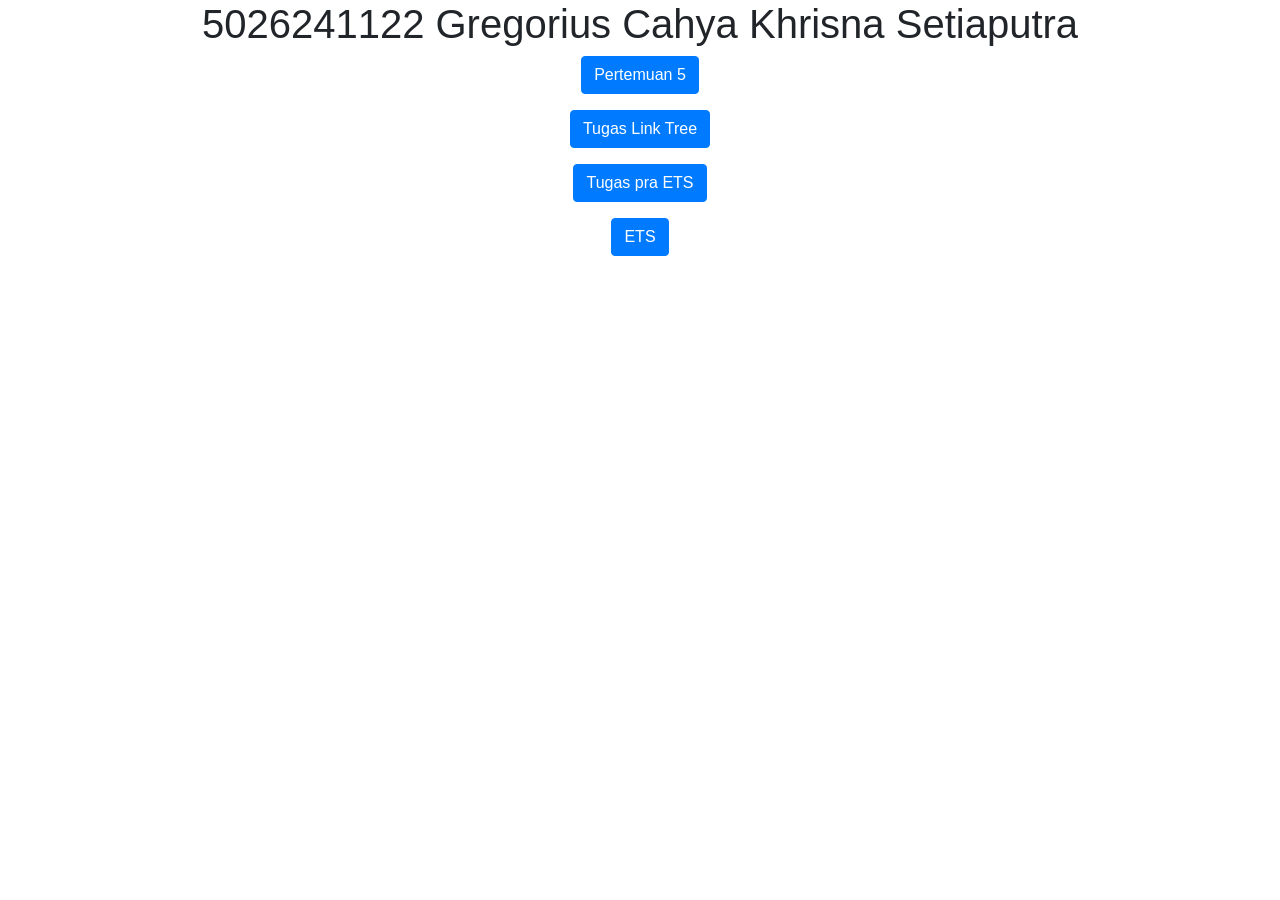
<file: index.html>
<!doctype html>
<html lang="en">
  <head>
    <title>5026241122</title>
    <meta charset="utf-8" />
    <meta name="viewport" content="width=device-width, initial-scale=1" />
    <link
      rel="stylesheet"
      href="https://cdn.jsdelivr.net/npm/bootstrap@4.6.2/dist/css/bootstrap.min.css"
    />
    <script src="https://cdn.jsdelivr.net/npm/jquery@3.7.1/dist/jquery.slim.min.js"></script>
    <script src="https://cdn.jsdelivr.net/npm/popper.js@1.16.1/dist/umd/popper.min.js"></script>
    <script src="https://cdn.jsdelivr.net/npm/bootstrap@4.6.2/dist/js/bootstrap.bundle.min.js"></script>
  </head>
  <body>
    <div class="container">
      <center>
        <h1>5026241122 Gregorius Cahya Khrisna Setiaputra</h1>
        <p>
          <a href="pertemuan5.html" target="_blank" class="btn btn-primary">Pertemuan 5</a>
        </p>
        <p>
          <a href="linktree.html" target="_blank" class="btn btn-primary">Tugas Link Tree</a>
        </p>
        <p>
          <a href="tugas_ets.html" target="_blank" class="btn btn-primary"
            >Tugas pra ETS</a
          >
        </p>
        <p>
          <a href="5026241122.html" target="_blank" class="btn btn-primary">ETS</a>
        </p>
      </center>
    </div>

    
  </body>
</html>
</file>
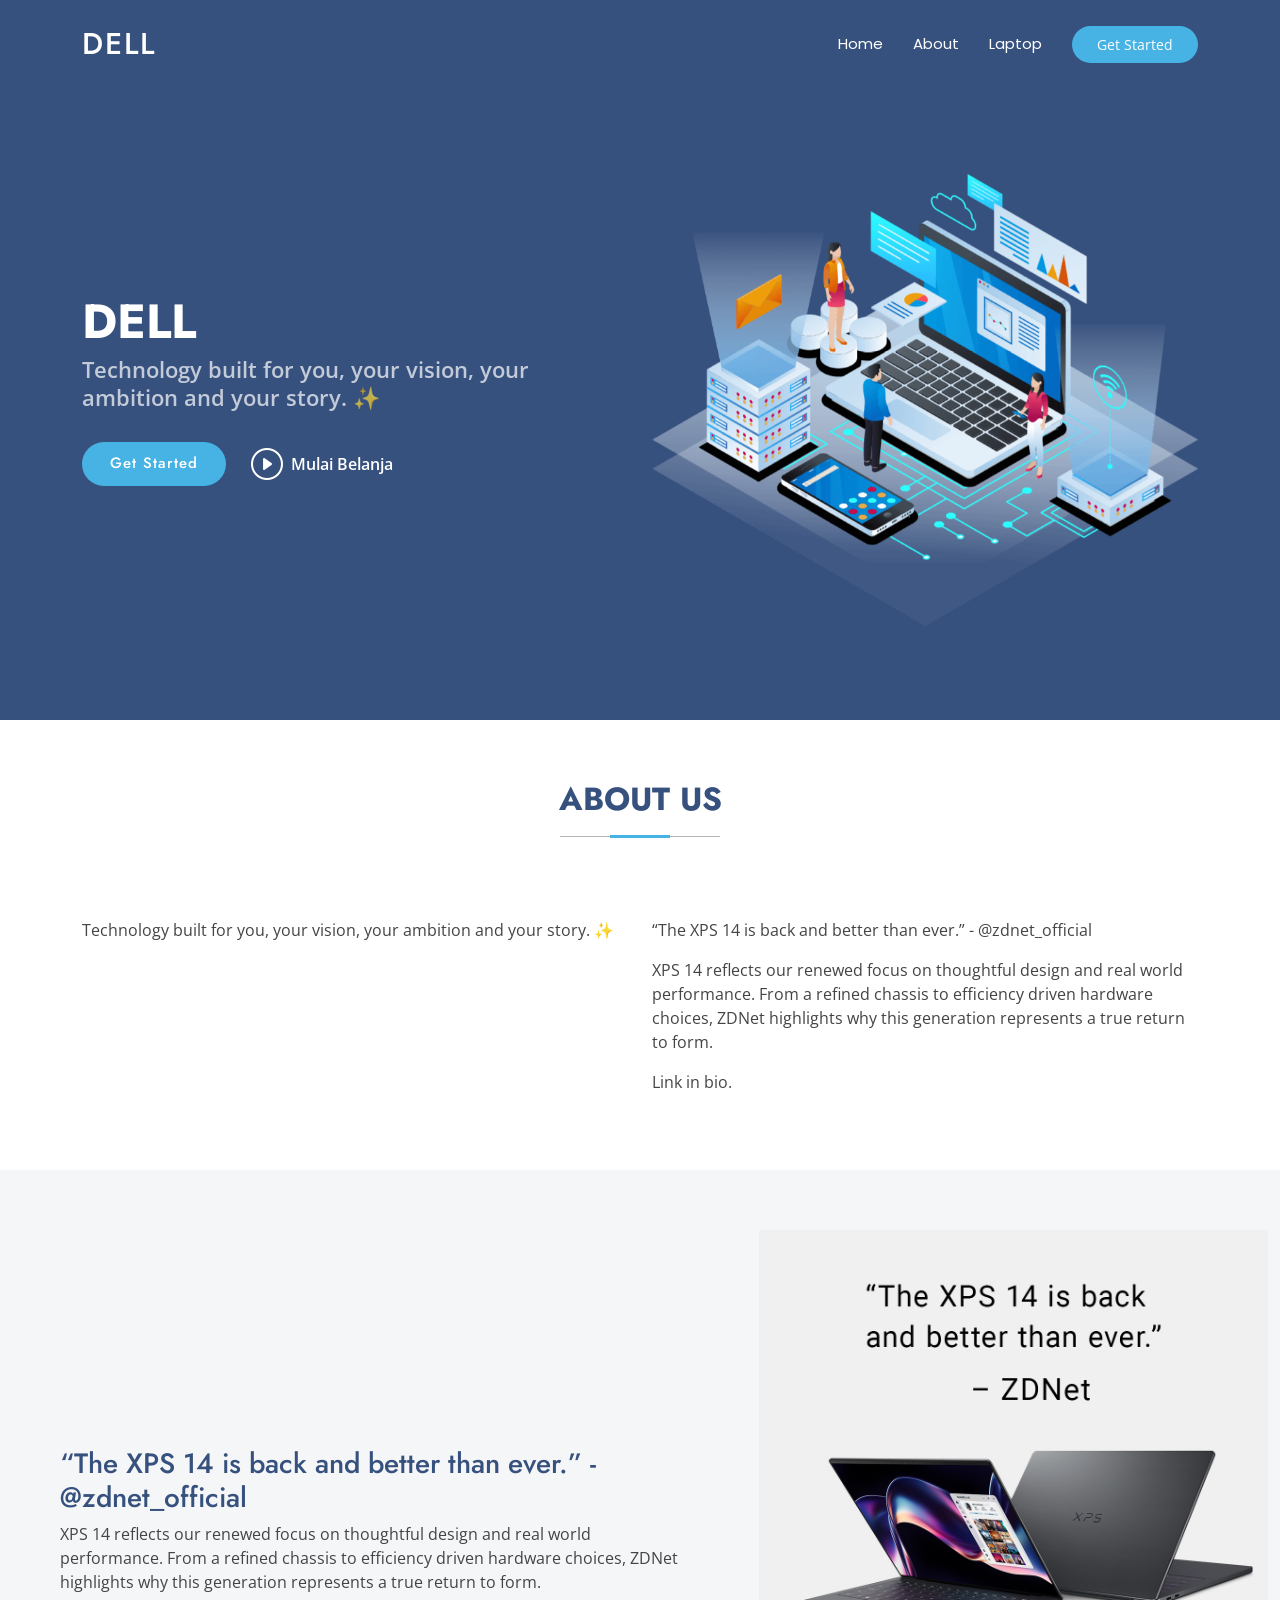
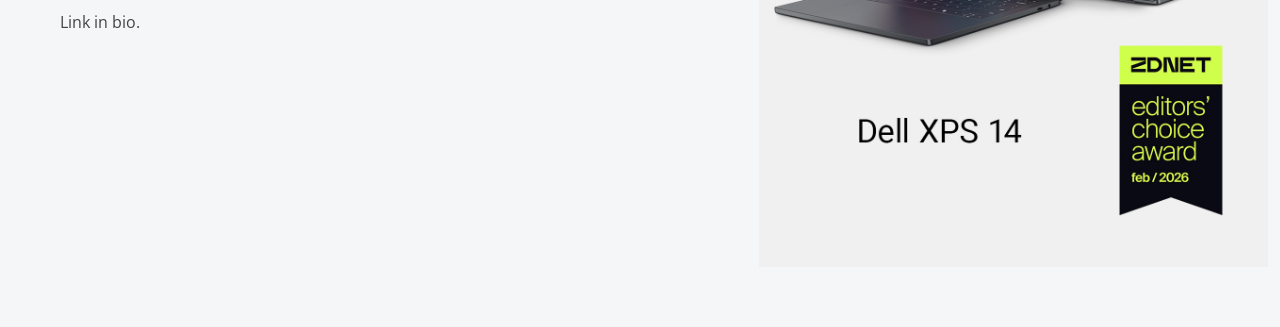
<file: pertemuan5.html>
<!DOCTYPE html>
<html lang="en">

<head>
  <meta charset="utf-8">
  <meta content="width=device-width, initial-scale=1.0" name="viewport">
  <title>DELL</title>
  <meta name="description" content="">
  <meta name="keywords" content="">

  <!-- Favicons -->
  <link href="assets/img/favicon.png" rel="icon">
  <link href="assets/img/apple-touch-icon.png" rel="apple-touch-icon">

  <!-- Fonts -->
  <link href="https://fonts.googleapis.com" rel="preconnect">
  <link href="https://fonts.gstatic.com" rel="preconnect" crossorigin>
  <link href="https://fonts.googleapis.com/css2?family=Open+Sans:ital,wght@0,300;0,400;0,500;0,600;0,700;0,800;1,300;1,400;1,500;1,600;1,700;1,800&family=Poppins:ital,wght@0,100;0,200;0,300;0,400;0,500;0,600;0,700;0,800;0,900;1,100;1,200;1,300;1,400;1,500;1,600;1,700;1,800;1,900&family=Jost:ital,wght@0,100;0,200;0,300;0,400;0,500;0,600;0,700;0,800;0,900;1,100;1,200;1,300;1,400;1,500;1,600;1,700;1,800;1,900&display=swap" rel="stylesheet">

  <!-- Vendor CSS Files -->
  <link href="assets/vendor/bootstrap/css/bootstrap.min.css" rel="stylesheet">
  <link href="assets/vendor/bootstrap-icons/bootstrap-icons.css" rel="stylesheet">
  <link href="assets/vendor/aos/aos.css" rel="stylesheet">
  <link href="assets/vendor/glightbox/css/glightbox.min.css" rel="stylesheet">
  <link href="assets/vendor/swiper/swiper-bundle.min.css" rel="stylesheet">

  <!-- Main CSS File -->
  <link href="assets/css/main.css" rel="stylesheet">

  <!-- =======================================================
  * Template Name: Arsha
  * Template URL: https://bootstrapmade.com/arsha-free-bootstrap-html-template-corporate/
  * Updated: Feb 22 2025 with Bootstrap v5.3.3
  * Author: BootstrapMade.com
  * License: https://bootstrapmade.com/license/
  ======================================================== -->
</head>
<body class="index-page">
    <header id="header" class="header d-flex align-items-center fixed-top">
    <div class="container-fluid container-xl position-relative d-flex align-items-center">

      <a href="index.html" class="logo d-flex align-items-center me-auto">
        <!-- Uncomment the line below if you also wish to use an image logo -->
        <!-- <img src="assets/img/logo.webp" alt=""> -->
        <h1 class="sitename">DELL</h1>
      </a>

      <nav id="navmenu" class="navmenu">
        <ul>
          <li><a href="#header" class="active">Home</a></li>
          <li><a href="#about">About</a></li>
          <li><a href="#laptop">Laptop</a></li>
        </ul>
        <i class="mobile-nav-toggle d-xl-none bi bi-list"></i>
      </nav>

      <a class="btn-getstarted" href="#about">Get Started</a>

    </div>
  </header>

  <main class="main">
    <!-- Header section-->
    <section id="header" class="hero section dark-background">

      <div class="container">
        <div class="row gy-4">
          <div class="col-lg-6 order-2 order-lg-1 d-flex flex-column justify-content-center" data-aos="zoom-out">
            <h1>DELL</h1>
            <p>Technology built for you, your vision, your ambition and your story. ✨</p>
            <div class="d-flex">
              <a href="#about" class="btn-get-started">Get Started</a>
              <a href="https://visitstore.bio/dell?tab=ig" class="glightbox btn-watch-video d-flex align-items-center"><i class="bi bi-play-circle"></i><span>Mulai Belanja</span></a>
            </div>
          </div>
          <div class="col-lg-6 order-1 order-lg-2 hero-img" data-aos="zoom-out" data-aos-delay="200">
            <img src="assets/img/hero-img.png" class="img-fluid animated" alt="">
          </div>
        </div>
      </div>

    </section><!-- /Header Section -->

    <!-- About Section -->
    <section id="about" class="about section">

      <!-- Section Title -->
      <div class="container section-title" data-aos="fade-up">
        <h2>About Us</h2>
      </div><!-- End Section Title -->

      <div class="container">

        <div class="row gy-4">

          <div class="col-lg-6 content" data-aos="fade-up" data-aos-delay="100">
            <p>
              Technology built for you, your vision, your ambition and your story. ✨
            </p>

          </div>

          <div class="col-lg-6" data-aos="fade-up" data-aos-delay="200">
            <p>“The XPS 14 is back and better than ever.” - @zdnet_official</p>
            <p> XPS 14 reflects our renewed focus on thoughtful design and real world performance. From a refined chassis to efficiency driven hardware choices, ZDNet highlights why this generation represents a true return to form.</p>
            <p>Link in bio.</p>
          </div>

        </div>

      </div>

    </section><!-- /About Section -->

        <!-- Laptop Section -->
    <section id="laptop" class="section laptop light-background" data-builder="section">

      <div class="container-fluid">

        <div class="row gy-4">

          <div class="col-lg-7 d-flex flex-column justify-content-center order-2 order-lg-1">

            <div class="content px-xl-5" data-aos="fade-up" data-aos-delay="100">
              <h3><span>“The XPS 14 is back and better than ever.” - @zdnet_official</strong></h3>
            <p> XPS 14 reflects our renewed focus on thoughtful design and real world performance. From a refined chassis to efficiency driven hardware choices, ZDNet highlights why this generation represents a true return to form.</p>
            <p>Link in bio.</p>
            </div>

          </div>

          <div class="col-lg-5 order-1 order-lg-2 why-us-img">
            <img src="assets/img/laptop.jpg" class="img-fluid" alt="" data-aos="zoom-in" data-aos-delay="100">
          </div>
        </div>

      </div>

    </section><!-- /Laptop Section -->
  </main>

  
  <!-- Scroll Top -->
  <a href="#" id="scroll-top" class="scroll-top d-flex align-items-center justify-content-center"><i class="bi bi-arrow-up-short"></i></a>

  <!-- Preloader -->
  <div id="preloader"></div>

  <!-- Vendor JS Files -->
  <script src="assets/vendor/bootstrap/js/bootstrap.bundle.min.js"></script>
  <script src="assets/vendor/php-email-form/validate.js"></script>
  <script src="assets/vendor/aos/aos.js"></script>
  <script src="assets/vendor/glightbox/js/glightbox.min.js"></script>
  <script src="assets/vendor/swiper/swiper-bundle.min.js"></script>
  <script src="assets/vendor/waypoints/noframework.waypoints.js"></script>
  <script src="assets/vendor/imagesloaded/imagesloaded.pkgd.min.js"></script>
  <script src="assets/vendor/isotope-layout/isotope.pkgd.min.js"></script>

  <!-- Main JS File -->
  <script src="assets/js/main.js"></script>

</body>
</html>
</file>
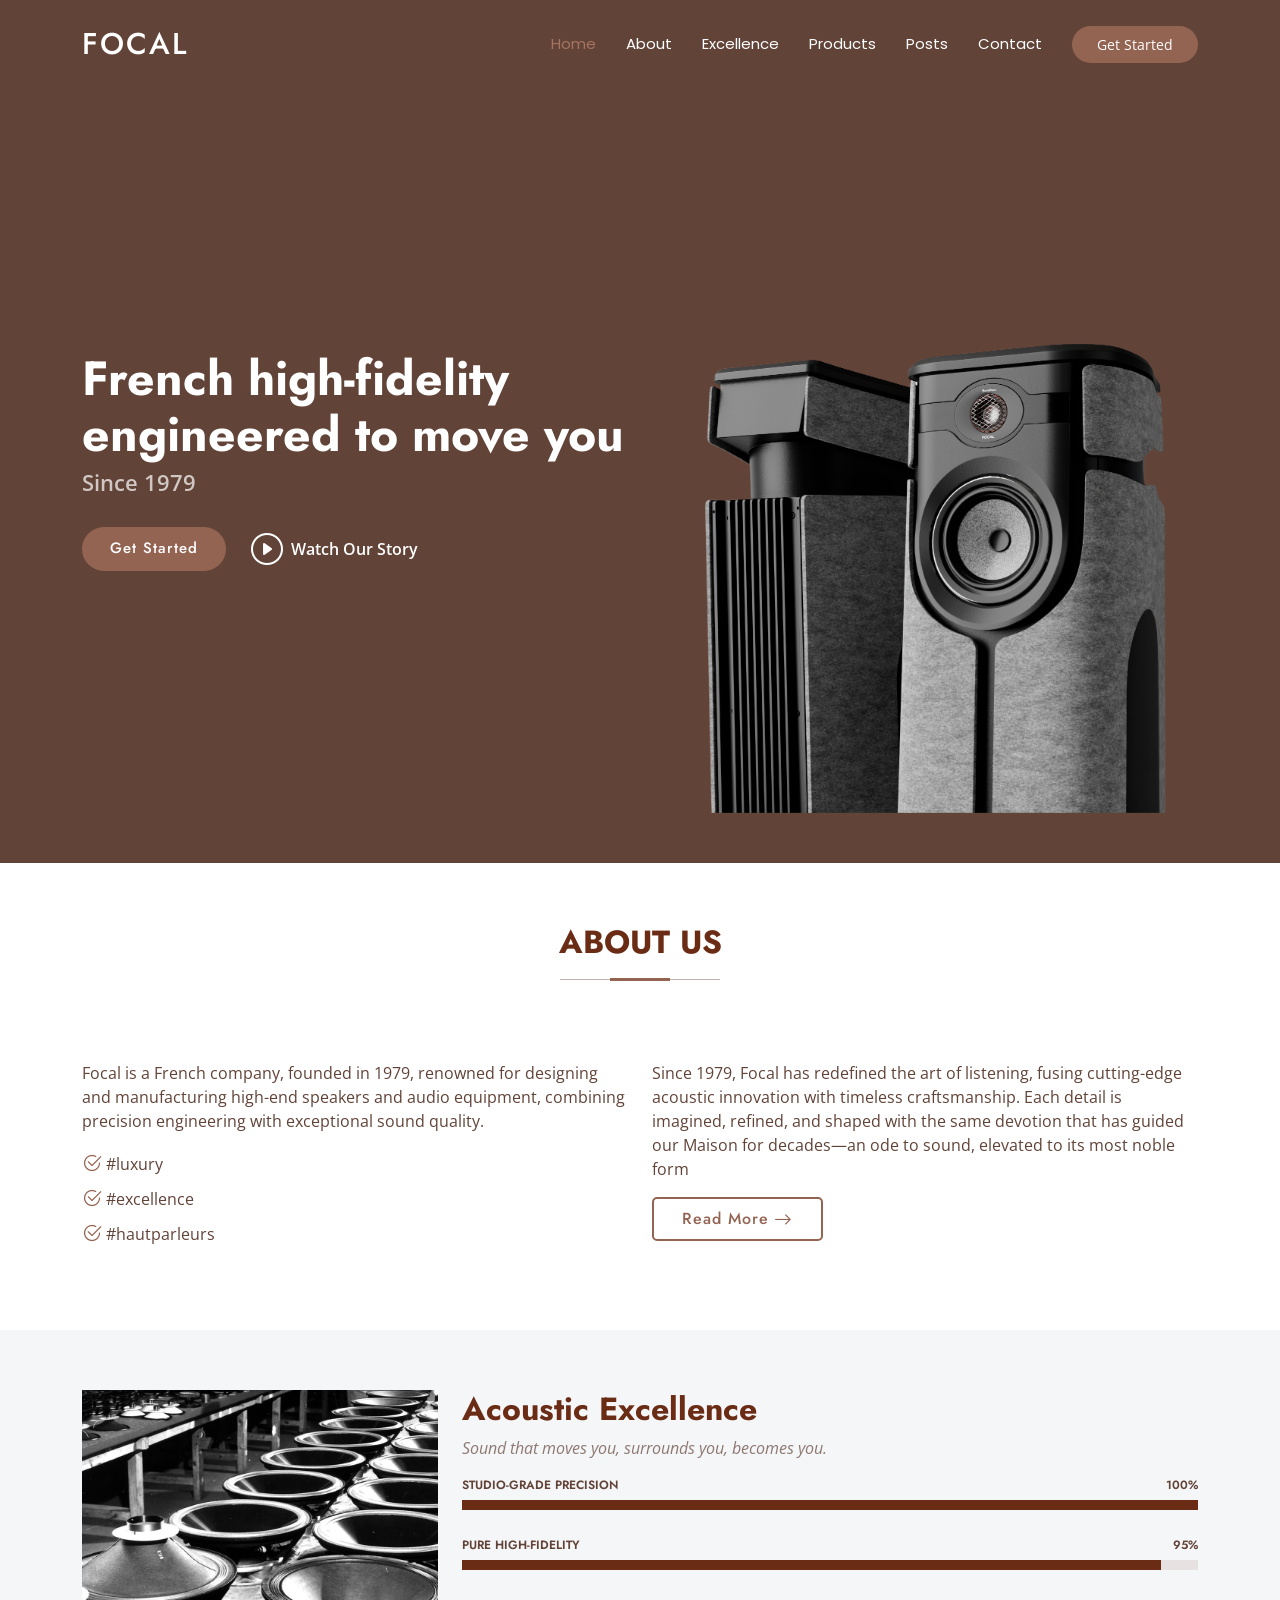
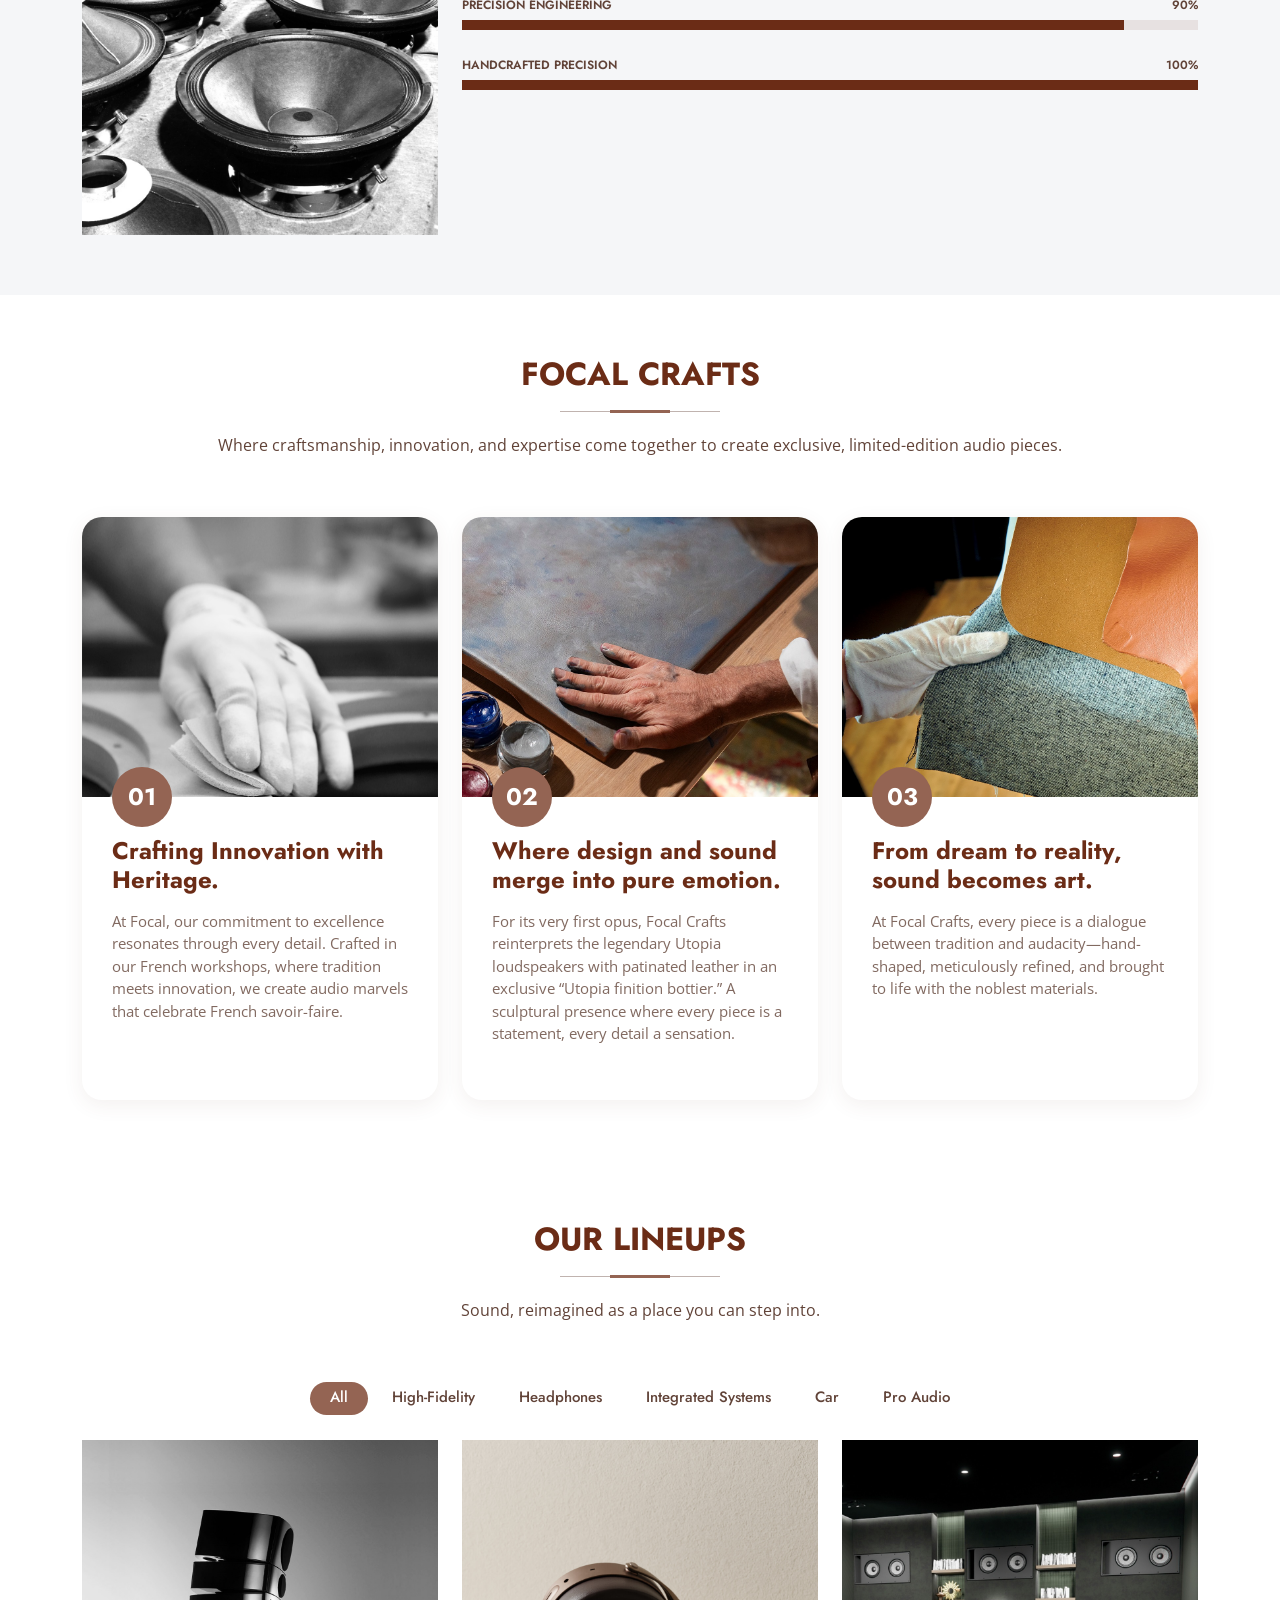
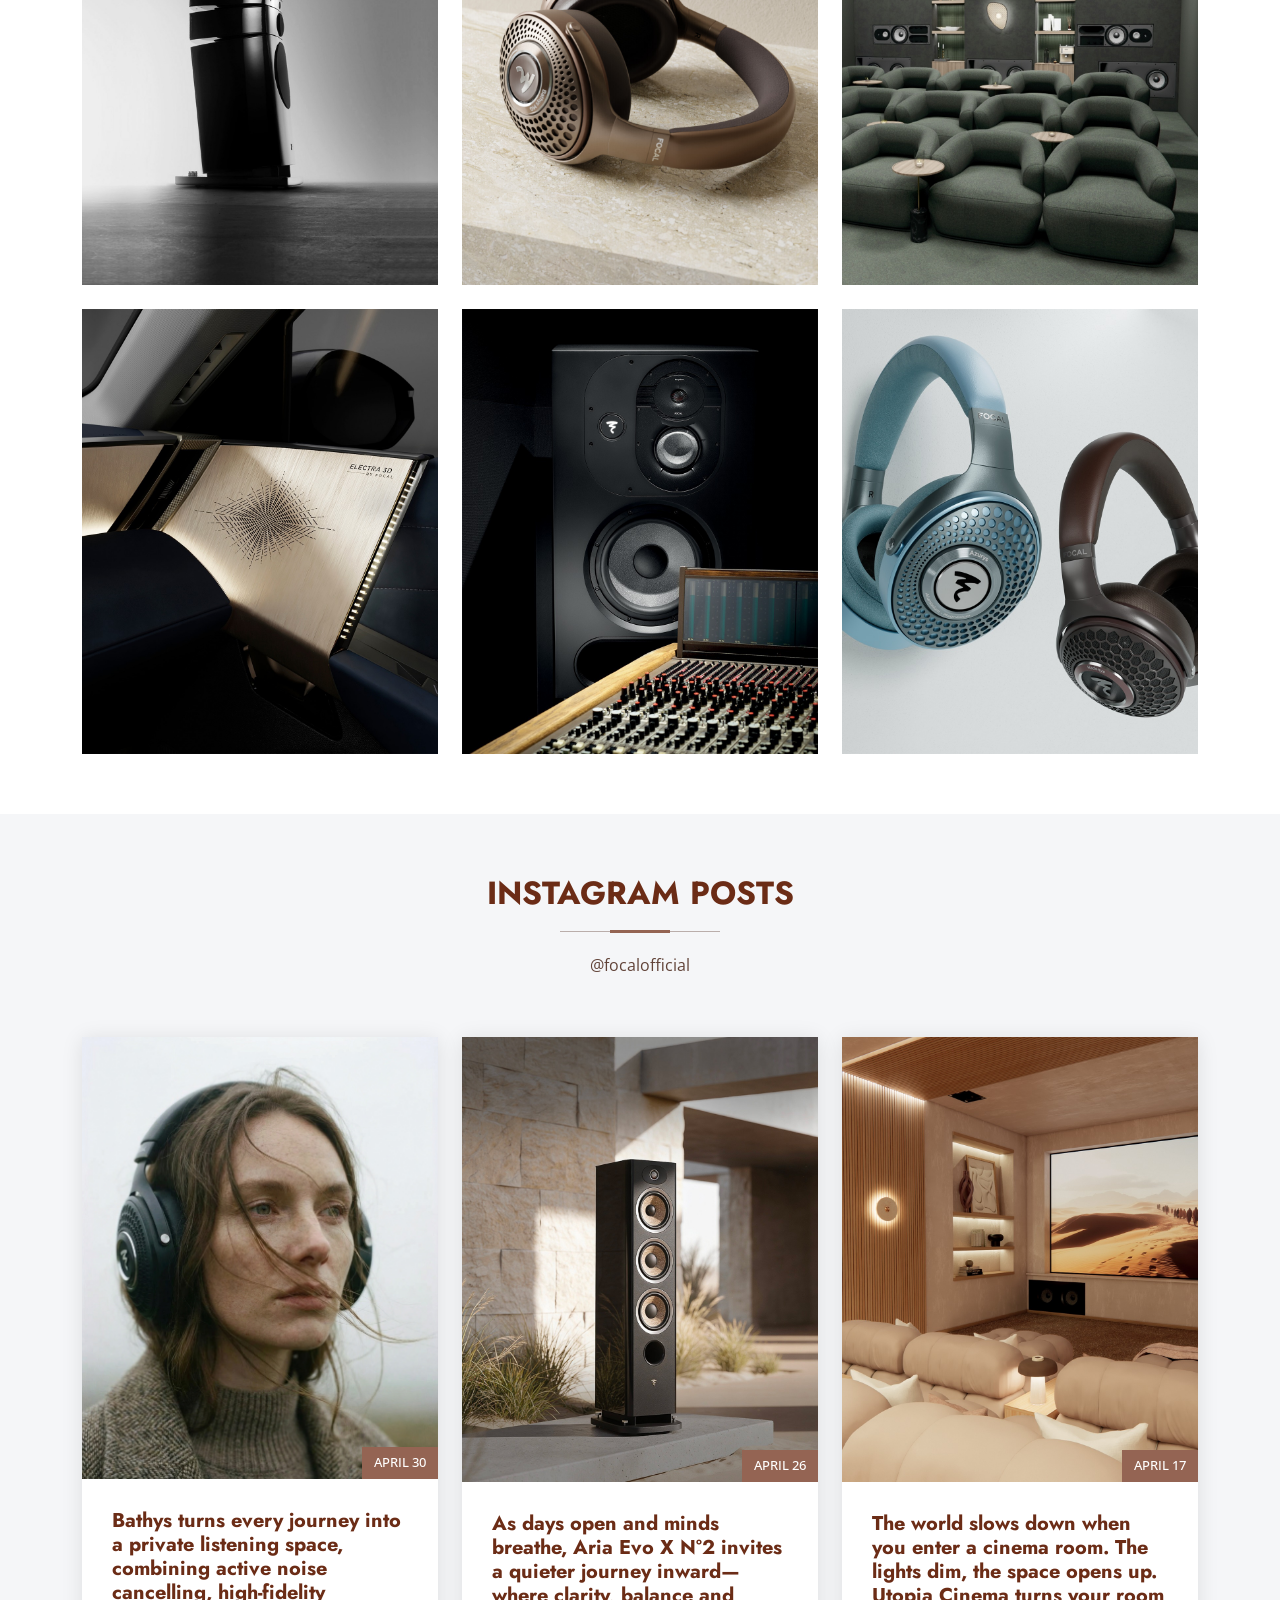
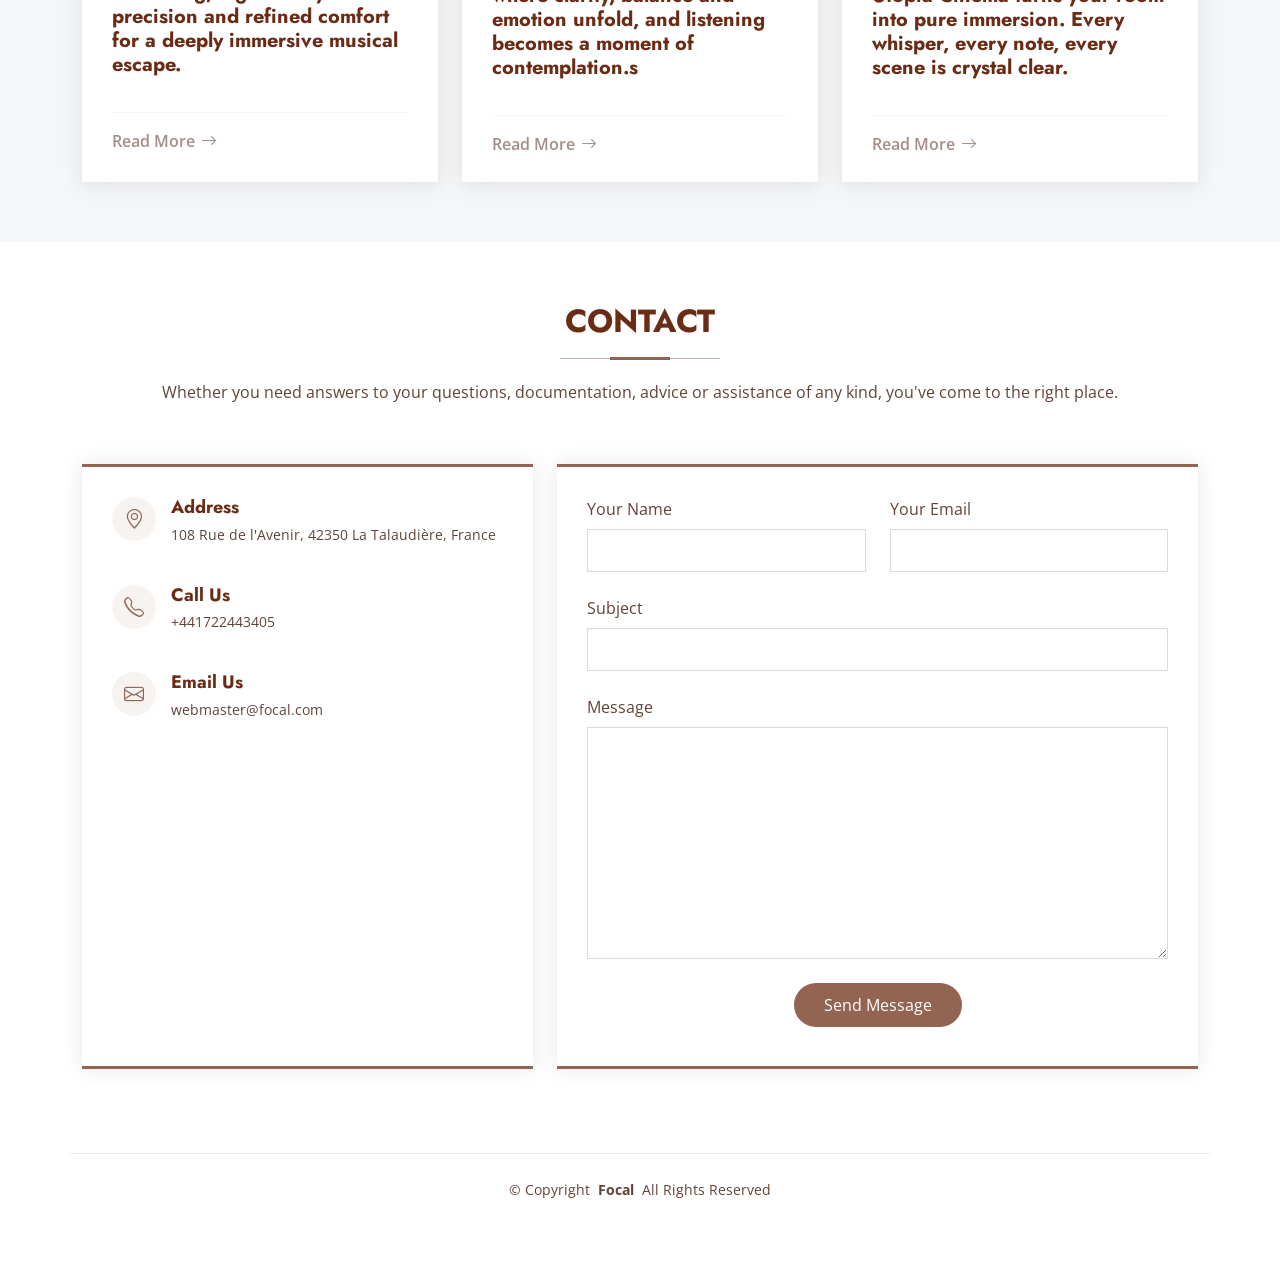
<file: tugas_ets.html>
<!DOCTYPE html>
<html lang="en">

<head>
  <meta charset="utf-8">
  <meta content="width=device-width, initial-scale=1.0" name="viewport">
  <title>Focal Official</title>
  <meta name="description" content="">
  <meta name="keywords" content="">

  <!-- Favicons -->
  <link href="assets3/img/hero-img.png" rel="icon">
  <link href="assets3/img/apple-touch-icon.png" rel="apple-touch-icon">

  <!-- Fonts -->
  <link href="https://fonts.googleapis.com" rel="preconnect">
  <link href="https://fonts.gstatic.com" rel="preconnect" crossorigin>
  <link href="https://fonts.googleapis.com/css2?family=Open+Sans:ital,wght@0,300;0,400;0,500;0,600;0,700;0,800;1,300;1,400;1,500;1,600;1,700;1,800&family=Poppins:ital,wght@0,100;0,200;0,300;0,400;0,500;0,600;0,700;0,800;0,900;1,100;1,200;1,300;1,400;1,500;1,600;1,700;1,800;1,900&family=Jost:ital,wght@0,100;0,200;0,300;0,400;0,500;0,600;0,700;0,800;0,900;1,100;1,200;1,300;1,400;1,500;1,600;1,700;1,800;1,900&display=swap" rel="stylesheet">

  <!-- Vendor CSS Files -->
  <link href="assets3/vendor/bootstrap/css/bootstrap.min.css" rel="stylesheet">
  <link href="assets3/vendor/bootstrap-icons/bootstrap-icons.css" rel="stylesheet">
  <link href="assets3/vendor/aos/aos.css" rel="stylesheet">
  <link href="assets3/vendor/glightbox/css/glightbox.min.css" rel="stylesheet">
  <link href="assets3/vendor/swiper/swiper-bundle.min.css" rel="stylesheet">

  <!-- Main CSS File -->
  <link href="assets3/css/main.css" rel="stylesheet">

  <!-- =======================================================
  * Template Name: Arsha
  * Template URL: https://bootstrapmade.com/arsha-free-bootstrap-html-template-corporate/
  * Updated: Feb 22 2025 with Bootstrap v5.3.3
  * Author: BootstrapMade.com
  * License: https://bootstrapmade.com/license/
  ======================================================== -->
</head>

<body class="index-page">
    <header id="header" class="header d-flex align-items-center fixed-top">
    <div class="container-fluid container-xl position-relative d-flex align-items-center">

      <a href="index.html" class="logo d-flex align-items-center me-auto">
        <!-- Uncomment the line below if you also wish to use an image logo -->
        <!-- <img src="assets/img/logo.webp" alt=""> -->
        <h1 class="sitename">FOCAL</h1>
      </a>

      <nav id="navmenu" class="navmenu">
        <ul>
          <li><a href="#hero" class="active">Home</a></li>
          <li><a href="#about">About</a></li>
          <li><a href="#excellence">Excellence</a></li>
          <li><a href="#lineup">Products</a></li>
          <li><a href="#recent-posts">Posts</a></li>
          <li><a href="#contact">Contact</a></li>
        </ul>
        <i class="mobile-nav-toggle d-xl-none bi bi-list"></i>
      </nav>

      <a class="btn-getstarted" href="#about">Get Started</a>

    </div>
  </header>

  <main class="main">
    <!-- Hero Section -->
    <section id="hero" class="hero section dark-background">

      <div class="container">
        <div class="row gy-4">
          <div class="col-lg-6 order-2 order-lg-1 d-flex flex-column justify-content-center" data-aos="zoom-out">
            <h1>French high‑fidelity engineered to move you</h1>
            <p>Since 1979</p>
            <div class="d-flex">
              <a href="#about" class="btn-get-started">Get Started</a>
              <a href="https://youtu.be/cbMa8CcwTe8?si=jjBzOEiiAcr2gwwu" class="glightbox btn-watch-video d-flex align-items-center"><i class="bi bi-play-circle"></i><span>Watch Our Story</span></a>
            </div>
          </div>
          <div class="col-lg-6 order-1 order-lg-2 hero-img" data-aos="zoom-out" data-aos-delay="200">
            <img src="assets3/img/focal-main.png" class="img-fluid animated" alt="">
          </div>
        </div>
      </div>

    </section><!-- /Hero Section -->

        <!-- About Section -->
    <section id="about" class="about section">

      <!-- Section Title -->
      <div class="container section-title" data-aos="fade-up">
        <h2>About Us</h2>
      </div><!-- End Section Title -->

      <div class="container">

        <div class="row gy-4">

          <div class="col-lg-6 content" data-aos="fade-up" data-aos-delay="100">
            <p>
              Focal is a French company, founded in 1979, renowned for designing and manufacturing high-end speakers and audio equipment, combining precision engineering with exceptional sound quality.
            </p>
            <ul>
              <li><i class="bi bi-check2-circle"></i> <span>#luxury</span></li>
              <li><i class="bi bi-check2-circle"></i> <span>#excellence</span></li>
              <li><i class="bi bi-check2-circle"></i> <span>#hautparleurs</span></li>
            </ul>
          </div>

          <div class="col-lg-6" data-aos="fade-up" data-aos-delay="200">
            <p>Since 1979, Focal has redefined the art of listening, fusing cutting-edge acoustic innovation with timeless craftsmanship. Each detail is imagined, refined, and shaped with the same devotion that has guided our Maison for decades—an ode to sound, elevated to its most noble form</p>
            <a href="#excellence" class="read-more"><span>Read More</span><i class="bi bi-arrow-right"></i></a>
          </div>

        </div>

      </div>

    </section><!-- /About Section -->

        <!-- Excellence Section -->
    <section id="excellence" class="skills section light-background">

      <div class="container" data-aos="fade-up" data-aos-delay="100">

        <div class="row">

          <div class="col-4 d-flex align-items-center">
            <img src="assets3/img/illustration/focalofficial_1761315379_3750507336616806306_1929833721_2.jpg" class="img-fluid" alt="">
          </div>

          <div class="col-lg-8 pt-4 pt-lg-0 content">

            <h3>Acoustic Excellence</h3>
            <p class="fst-italic">
              Sound that moves you, surrounds you, becomes you.
            </p>

            <div class="skills-content skills-animation">

              <div class="progress">
                <span class="skill"><span>Studio-grade Precision</span> <i class="val">100%</i></span>
                <div class="progress-bar-wrap">
                  <div class="progress-bar" role="progressbar" aria-valuenow="100" aria-valuemin="0" aria-valuemax="100"></div>
                </div>
              </div><!-- End Skills Item -->

              <div class="progress">
                <span class="skill"><span>Pure High-fidelity</span> <i class="val">95%</i></span>
                <div class="progress-bar-wrap">
                  <div class="progress-bar" role="progressbar" aria-valuenow="95" aria-valuemin="0" aria-valuemax="100"></div>
                </div>
              </div><!-- End Skills Item -->

              <div class="progress">
                <span class="skill"><span>Precision Engineering</span> <i class="val">90%</i></span>
                <div class="progress-bar-wrap">
                  <div class="progress-bar" role="progressbar" aria-valuenow="90" aria-valuemin="0" aria-valuemax="100"></div>
                </div>
              </div><!-- End Skills Item -->

              <div class="progress">
                <span class="skill"><span>Handcrafted Precision</span> <i class="val">100%</i></span>
                <div class="progress-bar-wrap">
                  <div class="progress-bar" role="progressbar" aria-valuenow="100" aria-valuemin="0" aria-valuemax="100"></div>
                </div>
              </div><!-- End Skills Item -->

            </div>

          </div>
        </div>

      </div>

    </section><!-- /Skills Section -->

    <!-- Work Process Section -->
    <section id="work-process" class="work-process section">

      <!-- Section Title -->
      <div class="container section-title" data-aos="fade-up">
        <h2>Focal Crafts</h2>
        <p>Where craftsmanship, innovation, and expertise come together to create exclusive, limited-edition audio pieces.</p>
      </div><!-- End Section Title -->

      <div class="container" data-aos="fade-up" data-aos-delay="100">

        <div class="row gy-5">

          <div class="col-lg-4" data-aos="fade-up" data-aos-delay="200">
            <div class="steps-item">
              <div class="steps-image">
                <img src="assets3/img/crafts/craft1.jpg" alt="Craft 1" class="img-fluid" loading="lazy">
              </div>
              <div class="steps-content">
                <div class="steps-number">01</div>
                <h3>Crafting Innovation with Heritage.</h3>
                <p>At Focal, our commitment to excellence resonates through every detail. Crafted in our French workshops, where tradition meets innovation, we create audio marvels that celebrate French savoir-faire.</p>
                </div>
              </div>
          </div><!-- End Craft1 -->
          

          <div class="col-lg-4" data-aos="fade-up" data-aos-delay="300">
            <div class="steps-item">
              <div class="steps-image">
                <img src="assets3/img/crafts/craft2.jpg" alt="Craft 2" class="img-fluid" loading="lazy">
              </div>
              <div class="steps-content">
                <div class="steps-number">02</div>
                <h3>Where design and sound merge into pure emotion.</h3>
                <p>For its very first opus, Focal Crafts reinterprets the legendary Utopia loudspeakers with patinated leather in an exclusive “Utopia finition bottier.” A sculptural presence where every piece is a statement, every detail a sensation.</p>
              </div>
            </div><!-- End Craft2 -->
          </div>

          <div class="col-lg-4" data-aos="fade-up" data-aos-delay="400">
            <div class="steps-item">
              <div class="steps-image">
                <img src="assets3/img/crafts/craft3.jpg" alt="Craft 3" class="img-fluid" loading="lazy">
              </div>
              <div class="steps-content">
                <div class="steps-number">03</div>
                <h3>From dream to reality, sound becomes art.</h3>
                <p>At Focal Crafts, every piece is a dialogue between tradition and audacity—hand-shaped, meticulously refined, and brought to life with the noblest materials.</p>
              </div>
            </div><!-- End Craft3 -->
          </div>

        </div>

      </div>

    </section><!-- /Work Process Section -->

        <!-- Lineup Section -->
    <section id="lineup" class="portfolio section">

      <!-- Section Title -->
      <div class="container section-title" data-aos="fade-up">
        <h2>Our Lineups</h2>
        <p>Sound, reimagined as a place you can step into.</p>
      </div><!-- End Section Title -->

      <div class="container">

        <div class="isotope-layout" data-default-filter="*" data-layout="masonry" data-sort="original-order">

        <ul class="portfolio-filters isotope-filters" data-aos="fade-up" data-aos-delay="100">
            <li data-filter="*" class="filter-active">All</li>
            <li data-filter=".filter-hifi">High-Fidelity</li>
            <li data-filter=".filter-headphones">Headphones</li>
            <li data-filter=".filter-integrated">Integrated Systems</li>
            <li data-filter=".filter-car">Car</li>
            <li data-filter=".filter-pro">Pro Audio</li>
          </ul><!-- End Portfolio Filters -->

          <div class="row gy-4 isotope-container " data-aos="fade-up" data-aos-delay="200">

            <div class="col-lg-4 col-md-6 portfolio-item isotope-item filter-hifi">
              <img src="assets3/img/products/hifi-utopia.jpg" class="img-fluid" alt="">
              <div class="portfolio-info">
                <h4>Grande Utopia EM</h4>
                <p>Focus Time is more than a concept — it's the very spine of Grande Utopia EM.</p>
                <a href="assets3/img/products/hifi-utopia.jpg" title="Grande Utopia EM" data-gallery="portfolio-gallery-app" class="glightbox preview-link"><i class="bi bi-zoom-in"></i></a>
                <a href="https://www.instagram.com/p/DLH6ItCqYgL/?utm_source=ig_web_copy_link&igsh=MzRlODBiNWFlZA==" target="_blank" title="More Details" class="details-link"><i class="bi bi-link-45deg"></i></a>
              </div>
            </div><!-- End HIFI Item -->

            <div class="col-lg-4 col-md-6 portfolio-item isotope-item filter-headphones">
              <img src="assets3/img/products/headphones-bathysmg.jpg" class="img-fluid" alt="">
              <div class="portfolio-info">
                <h4>Bathys MG</h4>
                <p>Bathys MG marries French craftsmanship with magnesium-driven high-fidelity precision, letting you escape, focus, and feel every note—wherever life takes you.</p>
                <a href="assets3/img/products/headphones-bathysmg.jpg" title="Bathys MG" data-gallery="portfolio-gallery-product" class="glightbox preview-link"><i class="bi bi-zoom-in"></i></a>
                <a href="https://www.focal.com/catalog/headphones" target="_blank" title="More Details" class="details-link"><i class="bi bi-link-45deg"></i></a>
              </div>
            </div><!-- End HEADPHONES Item -->

            <div class="col-lg-4 col-md-6 portfolio-item isotope-item filter-integrated">
              <img src="assets3/img/products/integrated-utopiacinema.jpg" class="img-fluid" alt="">
              <div class="portfolio-info">
                <h4>Utopia Cinema</h4>
                <p>Utopia Cinema turns private theaters into spaces where every detail resonates with power and emotion.</p>
                <a href="assets3/img/products/integrated-utopiacinema.jpg" title="Utopia Cinema" data-gallery="portfolio-gallery-branding" class="glightbox preview-link"><i class="bi bi-zoom-in"></i></a>
                <a href="https://www.instagram.com/p/DV1FbdOip6Z/?utm_source=ig_web_copy_link&igsh=MzRlODBiNWFlZA==" target="_blank" title="More Details" class="details-link"><i class="bi bi-link-45deg"></i></a>
              </div>
            </div><!-- End Integrated Systems Item -->

            <div class="col-lg-4 col-md-6 portfolio-item isotope-item filter-car">
              <img src="assets3/img/products/caraudio.jpg" class="img-fluid" alt="">
              <div class="portfolio-info">
                <h4>ELECTRA 3D</h4>
                <p>We are proud to present the ELECTRA 3D BY FOCAL hi-fi system inside the DS N°8, the new flagship of @ds_automobiles.</p>
                <a href="assets3/img/products/caraudio.jpg" title="ELECTRA 3D" data-gallery="portfolio-gallery-app" class="glightbox preview-link"><i class="bi bi-zoom-in"></i></a>
                <a href="https://www.instagram.com/p/DFKhmWQM-gm/?utm_source=ig_web_copy_link&igsh=MzRlODBiNWFlZA==" target="_blank" title="More Details" class="details-link"><i class="bi bi-link-45deg"></i></a>
              </div>
            </div><!-- End Car Audio Item -->

            <div class="col-lg-4 col-md-6 portfolio-item isotope-item filter-pro">
              <img src="assets3/img/products/pro-utopiamain.jpg" class="img-fluid" alt="">
              <div class="portfolio-info">
                <h4>Utopia Main</h4>
                <p>Crafted for the most demanding audio professionals, the Utopia Main 112 (3-way) and Utopia Main 212 (3.5-way) deliver the pinnacle of sonic precision, redefining the future of sound in recording, mixing, and mastering.</p>
                <a href="assets3/img/products/pro-utopiamain.jpg" title="Utopia Main" data-gallery="portfolio-gallery-product" class="glightbox preview-link"><i class="bi bi-zoom-in"></i></a>
                <a href="https://www.instagram.com/p/DE1-rCWx-Ss/?utm_source=ig_web_copy_link&igsh=MzRlODBiNWFlZA==" target="_blank" title="More Details" class="details-link"><i class="bi bi-link-45deg"></i></a>
              </div>
            </div><!-- End Pro Audio Item -->

            <div class="col-lg-4 col-md-6 portfolio-item isotope-item filter-headphones">
              <img src="assets3/img/products/headphones-azurys.jpg" class="img-fluid" alt="">
              <div class="portfolio-info">
                <h4>Headphones Azurys</h4>
                <p>From the immersive precision of Azurys to the warm, detailed depth of Hadenys, every note is crafted for high-fidelity listening and timeless elegance.</p>
                <a href="assets3/img/products/headphones-azurys.jpg" title="Headphones Azurys" data-gallery="portfolio-gallery-product" class="glightbox preview-link"><i class="bi bi-zoom-in"></i></a>
                <a href="https://www.instagram.com/p/DQwofMYihRu/?utm_source=ig_web_copy_link&igsh=MzRlODBiNWFlZA==" target="_blank" title="More Details" class="details-link"><i class="bi bi-link-45deg"></i></a>
              </div>
            </div><!-- End Headphones Azurys -->

          </div><!-- End Portfolio Container -->

        </div>

      </div>

    </section><!-- /Portfolio Section -->

    <!-- Recent Post Section -->
    <section id="recent-posts" class="recent-blog-postst section light-background">

      <!-- Section Title -->
      <div class="container section-title" data-aos="fade-up">
        <h2>Instagram Posts</h2>
        <p>@focalofficial</p>
      </div><!-- End Section Title -->

      <div class="container">

        <div class="row gy-5">

          <div class="col-xl-4 col-md-6">
            <div class="post-item position-relative h-100" data-aos="fade-up" data-aos-delay="100">

              <div class="post-img position-relative overflow-hidden">
                <img src="assets3/img/blog/post1.jpg" class="img-fluid" alt="">
                <span class="post-date">April 30</span>
              </div>

              <div class="post-content d-flex flex-column">

                <h3 class="post-title">Bathys turns every journey into a private listening space, combining active noise cancelling, high‑fidelity precision and refined comfort for a deeply immersive musical escape.</h3>

                
                

                <hr>

                <a href="https://www.instagram.com/p/DXwU_aHilFE/" target="_blank" class="readmore stretched-link"><span>Read More</span><i class="bi bi-arrow-right"></i></a>

              </div>

            </div>
          </div><!-- End POST 1 item -->

          <div class="col-xl-4 col-md-6">
            <div class="post-item position-relative h-100" data-aos="fade-up" data-aos-delay="200">

              <div class="post-img position-relative overflow-hidden">
                <img src="assets3/img/blog/post2.jpg" class="img-fluid" alt="">
                <span class="post-date">April 26</span>
              </div>

              <div class="post-content d-flex flex-column">

                <h3 class="post-title">As days open and minds breathe, Aria Evo X N°2 invites a quieter journey inward—where clarity, balance and emotion unfold, and listening becomes a moment of contemplation.s</h3>


                <hr>

                <a href="https://www.instagram.com/p/DXg6I4viv5w/" target="_blank" class="readmore stretched-link"><span>Read More</span><i class="bi bi-arrow-right"></i></a>

              </div>

            </div>
          </div><!-- End POST 2 item -->

          <div class="col-xl-4 col-md-6" data-aos="fade-up" data-aos-delay="300">
            <div class="post-item position-relative h-100">

              <div class="post-img position-relative overflow-hidden">
                <img src="assets3/img/blog/post3.jpg" class="img-fluid" alt="">
                <span class="post-date">April 17</span>
              </div>

              <div class="post-content d-flex flex-column">

                <h3 class="post-title">The world slows down when you enter a cinema room. The lights dim, the space opens up.
Utopia Cinema turns your room into pure immersion. Every whisper, every note, every scene is crystal clear.</h3>


                <hr>

                <a href="https://www.instagram.com/p/DXO49uVipOu/?img_index=1" target="_blank" class="readmore stretched-link"><span>Read More</span><i class="bi bi-arrow-right"></i></a>

              </div>

            </div>
          </div><!-- End POST 3 item -->

        </div>

      </div>

    </section><!-- /Recent Blog Postst Section -->

<!-- Contact Section -->
    <section id="contact" class="contact section">

      <!-- Section Title -->
      <div class="container section-title" data-aos="fade-up">
        <h2>Contact</h2>
        <p>Whether you need answers to your questions, documentation, advice or assistance of any kind, you've come to the right place.</p>
      </div><!-- End Section Title -->

      <div class="container" data-aos="fade-up" data-aos-delay="100">

        <div class="row gy-4">

          <div class="col-lg-5">

            <div class="info-wrap">
              <div class="info-item d-flex" data-aos="fade-up" data-aos-delay="200">
                <i class="bi bi-geo-alt flex-shrink-0"></i>
                <div>
                  <h3>Address</h3>
                  <p>108 Rue de l'Avenir, 42350 La Talaudière, France</p>
                </div>
              </div><!-- End Info Item -->

              <div class="info-item d-flex" data-aos="fade-up" data-aos-delay="300">
                <i class="bi bi-telephone flex-shrink-0"></i>
                <div>
                  <h3>Call Us</h3>
                  <p>+441722443405</p>
                </div>
              </div><!-- End Info Item -->

              <div class="info-item d-flex" data-aos="fade-up" data-aos-delay="400">
                <i class="bi bi-envelope flex-shrink-0"></i>
                <div>
                  <h3>Email Us</h3>
                  <p>webmaster@focal.com</p>
                </div>
              </div><!-- End Info Item -->

              <iframe src="https://www.google.com/maps/embed?pb=!1m14!1m8!1m3!1d48389.78314118045!2d-74.006138!3d40.710059!3m2!1i1024!2i768!4f13.1!3m3!1m2!1s0x89c25a22a3bda30d%3A0xb89d1fe6bc499443!2sDowntown%20Conference%20Center!5e0!3m2!1sen!2sus!4v1676961268712!5m2!1sen!2sus" frameborder="0" style="border:0; width: 100%; height: 270px;" allowfullscreen="" loading="lazy" referrerpolicy="no-referrer-when-downgrade"></iframe>
            </div>
          </div>

          <div class="col-lg-7">
            <form action="forms/contact.php" method="post" class="php-email-form" data-aos="fade-up" data-aos-delay="200">
              <div class="row gy-4">

                <div class="col-md-6">
                  <label for="name-field" class="pb-2">Your Name</label>
                  <input type="text" name="name" id="name-field" class="form-control" required="">
                </div>

                <div class="col-md-6">
                  <label for="email-field" class="pb-2">Your Email</label>
                  <input type="email" class="form-control" name="email" id="email-field" required="">
                </div>

                <div class="col-md-12">
                  <label for="subject-field" class="pb-2">Subject</label>
                  <input type="text" class="form-control" name="subject" id="subject-field" required="">
                </div>

                <div class="col-md-12">
                  <label for="message-field" class="pb-2">Message</label>
                  <textarea class="form-control" name="message" rows="10" id="message-field" required=""></textarea>
                </div>

                <div class="col-md-12 text-center">
                  <div class="loading">Loading</div>
                  <div class="error-message"></div>
                  <div class="sent-message">Your message has been sent. Thank you!</div>

                  <button type="submit">Send Message</button>
                </div>

              </div>
            </form>
          </div><!-- End Contact Form -->

        </div>

      </div>

    </section><!-- /Contact Section -->

      <footer id="footer" class="footer">

   

    <div class="container copyright text-center mt-4">
      <p>© <span>Copyright</span> <strong class="px-1 sitename">Focal</strong> <span>All Rights Reserved</span></p>
    </div>

  </footer>

      <!-- Scroll Top -->
  <a href="#" id="scroll-top" class="scroll-top d-flex align-items-center justify-content-center"><i class="bi bi-arrow-up-short"></i></a>

  <!-- Preloader -->
  <div id="preloader"></div>

  <!-- Vendor JS Files -->
  <script src="assets3/vendor/bootstrap/js/bootstrap.bundle.min.js"></script>
  <script src="assets3/vendor/php-email-form/validate.js"></script>
  <script src="assets3/vendor/aos/aos.js"></script>
  <script src="assets3/vendor/glightbox/js/glightbox.min.js"></script>
  <script src="assets3/vendor/swiper/swiper-bundle.min.js"></script>
  <script src="assets3/vendor/waypoints/noframework.waypoints.js"></script>
  <script src="assets3/vendor/imagesloaded/imagesloaded.pkgd.min.js"></script>
  <script src="assets3/vendor/isotope-layout/isotope.pkgd.min.js"></script>

  <!-- Main JS File -->
  <script src="assets3/js/main.js"></script>

  </main>
</body>
</file>
<file: assets/css/main.css>
/**
* Template Name: Arsha
* Template URL: https://bootstrapmade.com/arsha-free-bootstrap-html-template-corporate/
* Updated: Feb 22 2025 with Bootstrap v5.3.3
* Author: BootstrapMade.com
* License: https://bootstrapmade.com/license/
*/

/*--------------------------------------------------------------
# Font & Color Variables
# Help: https://bootstrapmade.com/color-system/
--------------------------------------------------------------*/
/* Fonts */
:root {
  --default-font: "Open Sans",  system-ui, -apple-system, "Segoe UI", Roboto, "Helvetica Neue", Arial, "Noto Sans", "Liberation Sans", sans-serif, "Apple Color Emoji", "Segoe UI Emoji", "Segoe UI Symbol", "Noto Color Emoji";
  --heading-font: "Jost",  sans-serif;
  --nav-font: "Poppins",  sans-serif;
}

/* Global Colors - The following color variables are used throughout the website. Updating them here will change the color scheme of the entire website */
:root { 
  --background-color: #ffffff; /* Background color for the entire website, including individual sections */
  --default-color: #444444; /* Default color used for the majority of the text content across the entire website */
  --heading-color: #37517e; /* Color for headings, subheadings and title throughout the website */
  --accent-color: #47b2e4; /* Accent color that represents your brand on the website. It's used for buttons, links, and other elements that need to stand out */
  --surface-color: #ffffff; /* The surface color is used as a background of boxed elements within sections, such as cards, icon boxes, or other elements that require a visual separation from the global background. */
  --contrast-color: #ffffff; /* Contrast color for text, ensuring readability against backgrounds of accent, heading, or default colors. */
}

/* Nav Menu Colors - The following color variables are used specifically for the navigation menu. They are separate from the global colors to allow for more customization options */
:root {
  --nav-color: #ffffff;  /* The default color of the main navmenu links */
  --nav-hover-color: #47b2e4; /* Applied to main navmenu links when they are hovered over or active */
  --nav-mobile-background-color: #ffffff; /* Used as the background color for mobile navigation menu */
  --nav-dropdown-background-color: #ffffff; /* Used as the background color for dropdown items that appear when hovering over primary navigation items */
  --nav-dropdown-color: #444444; /* Used for navigation links of the dropdown items in the navigation menu. */
  --nav-dropdown-hover-color: #47b2e4; /* Similar to --nav-hover-color, this color is applied to dropdown navigation links when they are hovered over. */
}

/* Color Presets - These classes override global colors when applied to any section or element, providing reuse of the sam color scheme. */

.light-background {
  --background-color: #f5f6f8;
  --surface-color: #ffffff;
}

.dark-background {
  --background-color: #37517e;
  --default-color: #ffffff;
  --heading-color: #ffffff;
  --surface-color: #4668a2;
  --contrast-color: #ffffff;
}

/* Smooth scroll */
:root {
  scroll-behavior: smooth;
}

/*--------------------------------------------------------------
# General Styling & Shared Classes
--------------------------------------------------------------*/
body {
  color: var(--default-color);
  background-color: var(--background-color);
  font-family: var(--default-font);
}

a {
  color: var(--accent-color);
  text-decoration: none;
  transition: 0.3s;
}

a:hover {
  color: color-mix(in srgb, var(--accent-color), transparent 25%);
  text-decoration: none;
}

h1,
h2,
h3,
h4,
h5,
h6 {
  color: var(--heading-color);
  font-family: var(--heading-font);
}

/* PHP Email Form Messages
------------------------------*/
.php-email-form .error-message {
  display: none;
  background: #df1529;
  color: #ffffff;
  text-align: left;
  padding: 15px;
  margin-bottom: 24px;
  font-weight: 600;
}

.php-email-form .sent-message {
  display: none;
  color: #ffffff;
  background: #059652;
  text-align: center;
  padding: 15px;
  margin-bottom: 24px;
  font-weight: 600;
}

.php-email-form .loading {
  display: none;
  background: var(--surface-color);
  text-align: center;
  padding: 15px;
  margin-bottom: 24px;
}

.php-email-form .loading:before {
  content: "";
  display: inline-block;
  border-radius: 50%;
  width: 24px;
  height: 24px;
  margin: 0 10px -6px 0;
  border: 3px solid var(--accent-color);
  border-top-color: var(--surface-color);
  animation: php-email-form-loading 1s linear infinite;
}

@keyframes php-email-form-loading {
  0% {
    transform: rotate(0deg);
  }

  100% {
    transform: rotate(360deg);
  }
}

/*--------------------------------------------------------------
# Global Header
--------------------------------------------------------------*/
.header {
  --background-color: #3d4d6a;
  --heading-color: #ffffff;
  color: var(--default-color);
  background-color: var(--background-color);
  padding: 15px 0;
  transition: all 0.5s;
  z-index: 997;
}

.header .logo {
  line-height: 1;
}

.header .logo img {
  max-height: 36px;
  margin-right: 8px;
}

.header .logo h1 {
  font-size: 30px;
  margin: 0;
  font-weight: 500;
  color: var(--heading-color);
  letter-spacing: 2px;
  text-transform: uppercase;
}

.header .btn-getstarted,
.header .btn-getstarted:focus {
  color: var(--contrast-color);
  background: var(--accent-color);
  font-size: 14px;
  padding: 8px 25px;
  margin: 0 0 0 30px;
  border-radius: 50px;
  transition: 0.3s;
}

.header .btn-getstarted:hover,
.header .btn-getstarted:focus:hover {
  color: var(--contrast-color);
  background: color-mix(in srgb, var(--accent-color), transparent 15%);
}

@media (max-width: 1200px) {
  .header .logo {
    order: 1;
  }

  .header .btn-getstarted {
    order: 2;
    margin: 0 15px 0 0;
    padding: 6px 15px;
  }

  .header .navmenu {
    order: 3;
  }
}

/* Index Page Header
------------------------------*/
.index-page .header {
  --background-color: rgba(255, 255, 255, 0);
  --heading-color: #ffffff;
  --nav-color: #ffffff;
}

/* Index Page Header on Scroll
------------------------------*/
.index-page.scrolled .header {
  --background-color: rgba(40, 58, 90, 0.9);
}

/*--------------------------------------------------------------
# Navigation Menu
--------------------------------------------------------------*/
/* Desktop Navigation */
@media (min-width: 1200px) {
  .navmenu {
    padding: 0;
  }

  .navmenu ul {
    margin: 0;
    padding: 0;
    display: flex;
    list-style: none;
    align-items: center;
  }

  .navmenu li {
    position: relative;
  }

  .navmenu a,
  .navmenu a:focus {
    color: var(--nav-color);
    padding: 18px 15px;
    font-size: 15px;
    font-family: var(--nav-font);
    font-weight: 400;
    display: flex;
    align-items: center;
    justify-content: space-between;
    white-space: nowrap;
    transition: 0.3s;
  }

  .navmenu a i,
  .navmenu a:focus i {
    font-size: 12px;
    line-height: 0;
    margin-left: 5px;
    transition: 0.3s;
  }

  .navmenu li:last-child a {
    padding-right: 0;
  }

  .navmenu li:hover>a,
  .navmenu .active,
  .navmenu .active:focus {
    color: var(--nav-hover-color);
  }

  .navmenu .dropdown ul {
    margin: 0;
    padding: 10px 0;
    background: var(--nav-dropdown-background-color);
    display: block;
    position: absolute;
    visibility: hidden;
    left: 14px;
    top: 130%;
    opacity: 0;
    transition: 0.3s;
    border-radius: 4px;
    z-index: 99;
    box-shadow: 0px 0px 30px rgba(0, 0, 0, 0.1);
  }

  .navmenu .dropdown ul li {
    min-width: 200px;
  }

  .navmenu .dropdown ul a {
    padding: 10px 20px;
    font-size: 15px;
    text-transform: none;
    color: var(--nav-dropdown-color);
  }

  .navmenu .dropdown ul a i {
    font-size: 12px;
  }

  .navmenu .dropdown ul a:hover,
  .navmenu .dropdown ul .active:hover,
  .navmenu .dropdown ul li:hover>a {
    color: var(--nav-dropdown-hover-color);
  }

  .navmenu .dropdown:hover>ul {
    opacity: 1;
    top: 100%;
    visibility: visible;
  }

  .navmenu .dropdown .dropdown ul {
    top: 0;
    left: -90%;
    visibility: hidden;
  }

  .navmenu .dropdown .dropdown:hover>ul {
    opacity: 1;
    top: 0;
    left: -100%;
    visibility: visible;
  }

  .navmenu .megamenu {
    position: static;
  }

  .navmenu .megamenu ul {
    margin: 0;
    padding: 10px;
    background: var(--nav-dropdown-background-color);
    box-shadow: 0px 0px 20px rgba(0, 0, 0, 0.1);
    position: absolute;
    top: 130%;
    left: 0;
    right: 0;
    visibility: hidden;
    opacity: 0;
    display: flex;
    transition: 0.3s;
    border-radius: 4px;
    z-index: 99;
  }

  .navmenu .megamenu ul li {
    flex: 1;
  }

  .navmenu .megamenu ul li a,
  .navmenu .megamenu ul li:hover>a {
    padding: 10px 20px;
    font-size: 15px;
    color: var(--nav-dropdown-color);
  }

  .navmenu .megamenu ul li a:hover,
  .navmenu .megamenu ul li .active,
  .navmenu .megamenu ul li .active:hover {
    color: var(--nav-dropdown-hover-color);
  }

  .navmenu .megamenu:hover>ul {
    opacity: 1;
    top: 100%;
    visibility: visible;
  }

  .navmenu .dd-box-shadow {
    box-shadow: 0px 0px 30px rgba(0, 0, 0, 0.1);
  }
}

/* Mobile Navigation */
@media (max-width: 1199px) {
  .mobile-nav-toggle {
    color: var(--nav-color);
    font-size: 28px;
    line-height: 0;
    margin-right: 10px;
    cursor: pointer;
    transition: color 0.3s;
  }

  .navmenu {
    padding: 0;
    z-index: 9997;
  }

  .navmenu ul {
    display: none;
    list-style: none;
    position: absolute;
    inset: 60px 20px 20px 20px;
    padding: 10px 0;
    margin: 0;
    border-radius: 6px;
    background-color: var(--nav-mobile-background-color);
    overflow-y: auto;
    transition: 0.3s;
    z-index: 9998;
    box-shadow: 0px 0px 30px rgba(0, 0, 0, 0.1);
  }

  .navmenu a,
  .navmenu a:focus {
    color: var(--nav-dropdown-color);
    padding: 10px 20px;
    font-family: var(--nav-font);
    font-size: 17px;
    font-weight: 500;
    display: flex;
    align-items: center;
    justify-content: space-between;
    white-space: nowrap;
    transition: 0.3s;
  }

  .navmenu a i,
  .navmenu a:focus i {
    font-size: 12px;
    line-height: 0;
    margin-left: 5px;
    width: 30px;
    height: 30px;
    display: flex;
    align-items: center;
    justify-content: center;
    border-radius: 50%;
    transition: 0.3s;
    background-color: color-mix(in srgb, var(--accent-color), transparent 90%);
  }

  .navmenu a i:hover,
  .navmenu a:focus i:hover {
    background-color: var(--accent-color);
    color: var(--contrast-color);
  }

  .navmenu a:hover,
  .navmenu .active,
  .navmenu .active:focus {
    color: var(--nav-dropdown-hover-color);
  }

  .navmenu .active i,
  .navmenu .active:focus i {
    background-color: var(--accent-color);
    color: var(--contrast-color);
    transform: rotate(180deg);
  }

  .navmenu .dropdown ul {
    position: static;
    display: none;
    z-index: 99;
    padding: 10px 0;
    margin: 10px 20px;
    background-color: var(--nav-dropdown-background-color);
    border: 1px solid color-mix(in srgb, var(--default-color), transparent 90%);
    box-shadow: none;
    transition: all 0.5s ease-in-out;
  }

  .navmenu .dropdown ul ul {
    background-color: rgba(33, 37, 41, 0.1);
  }

  .navmenu .dropdown>.dropdown-active {
    display: block;
    background-color: rgba(33, 37, 41, 0.03);
  }

  .mobile-nav-active {
    overflow: hidden;
  }

  .mobile-nav-active .mobile-nav-toggle {
    color: #fff;
    position: absolute;
    font-size: 32px;
    top: 15px;
    right: 15px;
    margin-right: 0;
    z-index: 9999;
  }

  .mobile-nav-active .navmenu {
    position: fixed;
    overflow: hidden;
    inset: 0;
    background: rgba(33, 37, 41, 0.8);
    transition: 0.3s;
  }

  .mobile-nav-active .navmenu>ul {
    display: block;
  }
}

/*--------------------------------------------------------------
# Global Footer
--------------------------------------------------------------*/
.footer {
  color: var(--default-color);
  background-color: var(--background-color);
  font-size: 14px;
  padding-bottom: 50px;
  position: relative;
}

.footer .footer-newsletter {
  background-color: color-mix(in srgb, var(--heading-color), transparent 95%);
  padding: 50px 0;
}

.footer .footer-newsletter h4 {
  font-size: 24px;
}

.footer .footer-newsletter .newsletter-form {
  margin-top: 30px;
  margin-bottom: 15px;
  padding: 6px 8px;
  position: relative;
  background-color: color-mix(in srgb, var(--background-color), transparent 50%);
  border: 1px solid color-mix(in srgb, var(--default-color), transparent 90%);
  box-shadow: 0px 2px 25px rgba(0, 0, 0, 0.1);
  display: flex;
  transition: 0.3s;
  border-radius: 50px;
}

.footer .footer-newsletter .newsletter-form:focus-within {
  border-color: var(--accent-color);
}

.footer .footer-newsletter .newsletter-form input[type=email] {
  border: 0;
  padding: 4px;
  width: 100%;
  background-color: color-mix(in srgb, var(--background-color), transparent 50%);
  color: var(--default-color);
}

.footer .footer-newsletter .newsletter-form input[type=email]:focus-visible {
  outline: none;
}

.footer .footer-newsletter .newsletter-form input[type=submit] {
  border: 0;
  font-size: 16px;
  padding: 0 20px;
  margin: -7px -8px -7px 0;
  background: var(--accent-color);
  color: var(--contrast-color);
  transition: 0.3s;
  border-radius: 50px;
}

.footer .footer-newsletter .newsletter-form input[type=submit]:hover {
  background: color-mix(in srgb, var(--accent-color), transparent 20%);
}

.footer .footer-top {
  padding-top: 50px;
}

.footer .social-links a {
  display: flex;
  align-items: center;
  justify-content: center;
  width: 40px;
  height: 40px;
  border-radius: 50%;
  border: 1px solid color-mix(in srgb, var(--default-color), transparent 50%);
  font-size: 16px;
  color: color-mix(in srgb, var(--default-color), transparent 20%);
  margin-right: 10px;
  transition: 0.3s;
}

.footer .social-links a:hover {
  color: var(--accent-color);
  border-color: var(--accent-color);
}

.footer h4 {
  font-size: 16px;
  font-weight: bold;
  position: relative;
  padding-bottom: 12px;
}

.footer .footer-links {
  margin-bottom: 30px;
}

.footer .footer-links ul {
  list-style: none;
  padding: 0;
  margin: 0;
}

.footer .footer-links ul i {
  margin-right: 3px;
  font-size: 12px;
  line-height: 0;
  color: var(--accent-color);
}

.footer .footer-links ul li {
  padding: 10px 0;
  display: flex;
  align-items: center;
}

.footer .footer-links ul li:first-child {
  padding-top: 0;
}

.footer .footer-links ul a {
  display: inline-block;
  color: color-mix(in srgb, var(--default-color), transparent 20%);
  line-height: 1;
}

.footer .footer-links ul a:hover {
  color: var(--accent-color);
}

.footer .footer-about a {
  color: var(--heading-color);
  font-size: 28px;
  font-weight: 600;
  text-transform: uppercase;
  font-family: var(--heading-font);
}

.footer .footer-contact p {
  margin-bottom: 5px;
}

.footer .copyright {
  padding-top: 25px;
  padding-bottom: 25px;
  border-top: 1px solid color-mix(in srgb, var(--default-color), transparent 90%);
}

.footer .copyright p {
  margin-bottom: 0;
}

.footer .credits {
  margin-top: 6px;
  font-size: 13px;
}

/*--------------------------------------------------------------
# Preloader
--------------------------------------------------------------*/
#preloader {
  position: fixed;
  inset: 0;
  z-index: 999999;
  overflow: hidden;
  background: var(--background-color);
  transition: all 0.6s ease-out;
}

#preloader:before {
  content: "";
  position: fixed;
  top: calc(50% - 30px);
  left: calc(50% - 30px);
  border: 6px solid #ffffff;
  border-color: var(--accent-color) transparent var(--accent-color) transparent;
  border-radius: 50%;
  width: 60px;
  height: 60px;
  animation: animate-preloader 1.5s linear infinite;
}

@keyframes animate-preloader {
  0% {
    transform: rotate(0deg);
  }

  100% {
    transform: rotate(360deg);
  }
}

/*--------------------------------------------------------------
# Scroll Top Button
--------------------------------------------------------------*/
.scroll-top {
  position: fixed;
  visibility: hidden;
  opacity: 0;
  right: 15px;
  bottom: -15px;
  z-index: 99999;
  background-color: var(--accent-color);
  width: 44px;
  height: 44px;
  border-radius: 50px;
  transition: all 0.4s;
}

.scroll-top i {
  font-size: 24px;
  color: var(--contrast-color);
  line-height: 0;
}

.scroll-top:hover {
  background-color: color-mix(in srgb, var(--accent-color), transparent 20%);
  color: var(--contrast-color);
}

.scroll-top.active {
  visibility: visible;
  opacity: 1;
  bottom: 15px;
}

/*--------------------------------------------------------------
# Disable aos animation delay on mobile devices
--------------------------------------------------------------*/
@media screen and (max-width: 768px) {
  [data-aos-delay] {
    transition-delay: 0 !important;
  }
}

/*--------------------------------------------------------------
# Global Page Titles & Breadcrumbs
--------------------------------------------------------------*/
.page-title {
  --background-color: color-mix(in srgb, var(--default-color), transparent 96%);
  color: var(--default-color);
  background-color: var(--background-color);
  padding: 20px 0;
  position: relative;
}

.page-title h1 {
  font-size: 28px;
  font-weight: 700;
  margin: 0;
}

.page-title .breadcrumbs ol {
  display: flex;
  flex-wrap: wrap;
  list-style: none;
  padding: 0 0 10px 0;
  margin: 0;
  font-size: 14px;
}

.page-title .breadcrumbs ol li+li {
  padding-left: 10px;
}

.page-title .breadcrumbs ol li+li::before {
  content: "/";
  display: inline-block;
  padding-right: 10px;
  color: color-mix(in srgb, var(--default-color), transparent 70%);
}

/*--------------------------------------------------------------
# Global Sections
--------------------------------------------------------------*/
section,
.section {
  color: var(--default-color);
  background-color: var(--background-color);
  padding: 60px 0;
  scroll-margin-top: 88px;
  overflow: clip;
}

@media (max-width: 1199px) {

  section,
  .section {
    scroll-margin-top: 66px;
  }
}

/*--------------------------------------------------------------
# Global Section Titles
--------------------------------------------------------------*/
.section-title {
  text-align: center;
  padding-bottom: 60px;
  position: relative;
}

.section-title h2 {
  font-size: 32px;
  font-weight: 700;
  margin-bottom: 20px;
  padding-bottom: 20px;
  text-transform: uppercase;
  position: relative;
}

.section-title h2:before {
  content: "";
  position: absolute;
  display: block;
  width: 160px;
  height: 1px;
  background: color-mix(in srgb, var(--default-color), transparent 60%);
  left: 0;
  right: 0;
  bottom: 1px;
  margin: auto;
}

.section-title h2::after {
  content: "";
  position: absolute;
  display: block;
  width: 60px;
  height: 3px;
  background: var(--accent-color);
  left: 0;
  right: 0;
  bottom: 0;
  margin: auto;
}

.section-title p {
  margin-bottom: 0;
}

/*--------------------------------------------------------------
# Hero Section
--------------------------------------------------------------*/
.hero {
  width: 100%;
  min-height: 80vh;
  position: relative;
  padding: 120px 0 60px 0;
  display: flex;
  align-items: center;
}

.hero h1 {
  margin: 0;
  font-size: 48px;
  font-weight: 700;
  line-height: 56px;
}

.hero p {
  color: color-mix(in srgb, var(--default-color), transparent 30%);
  margin: 5px 0 30px 0;
  font-size: 22px;
  line-height: 1.3;
  font-weight: 600;
}

.hero .btn-get-started {
  color: var(--contrast-color);
  background: var(--accent-color);
  font-family: var(--heading-font);
  font-weight: 500;
  font-size: 15px;
  letter-spacing: 1px;
  display: inline-block;
  padding: 10px 28px 12px 28px;
  border-radius: 50px;
  transition: 0.5s;
}

.hero .btn-get-started:hover {
  color: var(--contrast-color);
  background: color-mix(in srgb, var(--accent-color), transparent 15%);
}

.hero .btn-watch-video {
  font-size: 16px;
  transition: 0.5s;
  margin-left: 25px;
  color: var(--default-color);
  font-weight: 600;
}

.hero .btn-watch-video i {
  color: var(--contrast-color);
  font-size: 32px;
  transition: 0.3s;
  line-height: 0;
  margin-right: 8px;
}

.hero .btn-watch-video:hover {
  color: var(--accent-color);
}

.hero .btn-watch-video:hover i {
  color: color-mix(in srgb, var(--accent-color), transparent 15%);
}

.hero .animated {
  animation: up-down 2s ease-in-out infinite alternate-reverse both;
}

@media (max-width: 640px) {
  .hero h1 {
    font-size: 28px;
    line-height: 36px;
  }

  .hero p {
    font-size: 18px;
    line-height: 24px;
    margin-bottom: 30px;
  }

  .hero .btn-get-started,
  .hero .btn-watch-video {
    font-size: 13px;
  }
}

@keyframes up-down {
  0% {
    transform: translateY(10px);
  }

  100% {
    transform: translateY(-10px);
  }
}

/*--------------------------------------------------------------
# Clients Section
--------------------------------------------------------------*/
.clients {
  padding: 12px 0;
}

.clients .swiper {
  padding: 10px 0;
}

.clients .swiper-wrapper {
  height: auto;
}

.clients .swiper-slide img {
  transition: 0.3s;
  padding: 0 10px;
}

.clients .swiper-slide img:hover {
  transform: scale(1.1);
}

/*--------------------------------------------------------------
# About Section
--------------------------------------------------------------*/
.about ul {
  list-style: none;
  padding: 0;
}

.about ul li {
  padding-bottom: 5px;
  display: flex;
  align-items: center;
}

.about ul i {
  font-size: 20px;
  padding-right: 4px;
  color: var(--accent-color);
}

.about .read-more {
  color: var(--accent-color);
  font-family: var(--heading-font);
  font-weight: 500;
  font-size: 16px;
  letter-spacing: 1px;
  padding: 8px 28px;
  border-radius: 5px;
  transition: 0.3s;
  display: inline-flex;
  align-items: center;
  justify-content: center;
  border: 2px solid var(--accent-color);
}

.about .read-more i {
  font-size: 18px;
  margin-left: 5px;
  line-height: 0;
  transition: 0.3s;
}

.about .read-more:hover {
  background: var(--accent-color);
  color: var(--contrast-color);
}

.about .read-more:hover i {
  transform: translate(5px, 0);
}

/*--------------------------------------------------------------
# Why Us Section
--------------------------------------------------------------*/
.why-us {
  padding: 30px 0;
}

.why-us .content h3 {
  font-weight: 400;
  font-size: 34px;
}

.why-us .content p {
  color: color-mix(in srgb, var(--default-color), transparent 30%);
}

.why-us .faq-container .faq-item {
  background-color: var(--surface-color);
  position: relative;
  padding: 20px;
  margin-bottom: 20px;
  box-shadow: 0px 5px 25px 0px rgba(0, 0, 0, 0.1);
  overflow: hidden;
}

.why-us .faq-container .faq-item:last-child {
  margin-bottom: 0;
}

.why-us .faq-container .faq-item h3 {
  font-weight: 500;
  font-size: 17px;
  line-height: 24px;
  margin: 0 30px 0 0;
  transition: 0.3s;
  cursor: pointer;
}

.why-us .faq-container .faq-item h3 span {
  color: var(--accent-color);
  padding-right: 5px;
  font-weight: 600;
}

.why-us .faq-container .faq-item h3:hover {
  color: var(--accent-color);
}

.why-us .faq-container .faq-item .faq-content {
  display: grid;
  grid-template-rows: 0fr;
  transition: 0.3s ease-in-out;
  visibility: hidden;
  opacity: 0;
}

.why-us .faq-container .faq-item .faq-content p {
  margin-bottom: 0;
  overflow: hidden;
}

.why-us .faq-container .faq-item .faq-icon {
  position: absolute;
  top: 22px;
  left: 20px;
  font-size: 22px;
  line-height: 0;
  transition: 0.3s;
  color: var(--accent-color);
}

.why-us .faq-container .faq-item .faq-toggle {
  position: absolute;
  top: 20px;
  right: 20px;
  font-size: 16px;
  line-height: 0;
  transition: 0.3s;
  cursor: pointer;
}

.why-us .faq-container .faq-item .faq-toggle:hover {
  color: var(--accent-color);
}

.why-us .faq-container .faq-active h3 {
  color: var(--accent-color);
}

.why-us .faq-container .faq-active .faq-content {
  grid-template-rows: 1fr;
  visibility: visible;
  opacity: 1;
  padding-top: 10px;
}

.why-us .faq-container .faq-active .faq-toggle {
  transform: rotate(90deg);
  color: var(--accent-color);
}

.why-us .why-us-img {
  display: flex;
  align-items: center;
  justify-content: center;
}

.why-us .why-us-img img {
  max-height: 70%;
}

/*--------------------------------------------------------------
# Skills Section
--------------------------------------------------------------*/
.skills .content h3 {
  font-size: 2rem;
  font-weight: 700;
}

.skills .content p {
  color: color-mix(in srgb, var(--default-color), transparent 30%);
}

.skills .content p:last-child {
  margin-bottom: 0;
}

.skills .content ul {
  list-style: none;
  padding: 0;
}

.skills .content ul li {
  padding-bottom: 10px;
}

.skills .progress {
  height: 60px;
  display: block;
  background: none;
  border-radius: 0;
}

.skills .progress .skill {
  color: var(--default-color);
  padding: 0;
  margin: 0 0 6px 0;
  text-transform: uppercase;
  display: block;
  font-weight: 600;
  font-family: var(--heading-font);
}

.skills .progress .skill .val {
  float: right;
  font-style: normal;
}

.skills .progress-bar-wrap {
  background: color-mix(in srgb, var(--heading-color), transparent 90%);
  height: 10px;
}

.skills .progress-bar {
  width: 1px;
  height: 10px;
  transition: 0.9s;
  background-color: var(--heading-color);
}

/*--------------------------------------------------------------
# Services Section
--------------------------------------------------------------*/
.services .service-item {
  background-color: var(--surface-color);
  box-shadow: 0px 5px 90px 0px rgba(0, 0, 0, 0.1);
  padding: 50px 30px;
  transition: all ease-in-out 0.4s;
  height: 100%;
}

.services .service-item .icon {
  margin-bottom: 10px;
}

.services .service-item .icon i {
  color: var(--accent-color);
  font-size: 36px;
  transition: 0.3s;
}

.services .service-item h4 {
  font-weight: 700;
  margin-bottom: 15px;
  font-size: 20px;
}

.services .service-item h4 a {
  color: var(--heading-color);
  transition: ease-in-out 0.3s;
}

.services .service-item p {
  line-height: 24px;
  font-size: 14px;
  margin-bottom: 0;
}

.services .service-item:hover {
  transform: translateY(-10px);
}

.services .service-item:hover h4 a {
  color: var(--accent-color);
}

/*--------------------------------------------------------------
# Work Process Section
--------------------------------------------------------------*/
.work-process .steps-item {
  background: var(--surface-color);
  border-radius: 20px;
  height: 100%;
  transition: all 0.3s ease-in-out;
  box-shadow: 0 5px 20px color-mix(in srgb, var(--default-color), transparent 92%);
}

.work-process .steps-item .steps-image {
  border-radius: 20px 20px 0 0;
  overflow: hidden;
}

.work-process .steps-item:hover {
  transform: translateY(-10px);
  box-shadow: 0 15px 30px color-mix(in srgb, var(--accent-color), transparent 85%);
}

.work-process .steps-item:hover .steps-number {
  background: var(--accent-color);
  color: var(--contrast-color);
}

.work-process .steps-item:hover .steps-image img {
  transform: scale(1.1);
}

.work-process .steps-image {
  position: relative;
  height: 280px;
}

.work-process .steps-image img {
  width: 100%;
  height: 100%;
  object-fit: cover;
  transition: transform 0.6s ease;
}

.work-process .steps-content {
  position: relative;
  padding: 40px 30px 30px;
}

.work-process .steps-content .steps-number {
  position: absolute;
  left: 30px;
  top: -30px;
  width: 60px;
  height: 60px;
  background: var(--accent-color);
  color: var(--contrast-color);
  border-radius: 50%;
  font-family: var(--heading-font);
  font-size: 24px;
  font-weight: 700;
  display: flex;
  align-items: center;
  justify-content: center;
  transition: all 0.3s ease-in-out;
}

.work-process .steps-content h3 {
  font-size: 24px;
  font-weight: 700;
  margin-bottom: 15px;
}

.work-process .steps-content p {
  font-size: 15px;
  color: color-mix(in srgb, var(--default-color), transparent 20%);
  margin-bottom: 25px;
}

.work-process .steps-features .feature-item {
  display: flex;
  align-items: center;
  margin-bottom: 12px;
}

.work-process .steps-features .feature-item:last-child {
  margin-bottom: 0;
}

.work-process .steps-features .feature-item i {
  color: var(--accent-color);
  font-size: 18px;
  margin-right: 10px;
}

.work-process .steps-features .feature-item span {
  font-size: 14px;
  color: color-mix(in srgb, var(--default-color), transparent 15%);
}

@media (max-width: 1199px) {
  .work-process .steps-image {
    height: 240px;
  }

  .work-process .steps-content {
    padding: 35px 25px 25px;
  }

  .work-process .steps-content h3 {
    font-size: 22px;
  }
}

@media (max-width: 991px) {
  .work-process .steps-item {
    margin-bottom: 30px;
  }

  .work-process .steps-image {
    height: 220px;
  }

  .work-process .steps-content {
    padding: 30px 20px 20px;
  }

  .work-process .steps-content .steps-number {
    width: 50px;
    height: 50px;
    font-size: 20px;
    left: 25px;
    top: -25px;
  }

  .work-process .steps-content h3 {
    font-size: 20px;
    margin-bottom: 12px;
  }

  .work-process .steps-content p {
    font-size: 14px;
    margin-bottom: 20px;
  }
}

/*--------------------------------------------------------------
# Call To Action Section
--------------------------------------------------------------*/
.call-to-action {
  padding: 120px 0;
  position: relative;
  clip-path: inset(0);
}

.call-to-action img {
  position: fixed;
  top: 0;
  left: 0;
  display: block;
  width: 100%;
  height: 100%;
  object-fit: cover;
  z-index: 1;
}

.call-to-action:before {
  content: "";
  background: color-mix(in srgb, var(--background-color), transparent 35%);
  position: absolute;
  inset: 0;
  z-index: 2;
}

.call-to-action .container {
  position: relative;
  z-index: 3;
}

.call-to-action h3 {
  color: var(--default-color);
  font-size: 28px;
  font-weight: 700;
}

.call-to-action p {
  color: var(--default-color);
}

.call-to-action .cta-btn {
  font-family: var(--heading-font);
  font-weight: 500;
  font-size: 16px;
  letter-spacing: 1px;
  display: inline-block;
  padding: 12px 40px;
  border-radius: 50px;
  transition: 0.5s;
  margin: 10px;
  border: 2px solid var(--contrast-color);
  color: var(--contrast-color);
}

.call-to-action .cta-btn:hover {
  background: var(--accent-color);
  border: 2px solid var(--accent-color);
}

/*--------------------------------------------------------------
# Portfolio Section
--------------------------------------------------------------*/
.portfolio .portfolio-filters {
  padding: 0;
  margin: 0 auto 20px auto;
  list-style: none;
  text-align: center;
}

.portfolio .portfolio-filters li {
  cursor: pointer;
  display: inline-block;
  padding: 8px 20px 10px 20px;
  margin: 0;
  font-size: 15px;
  font-weight: 500;
  line-height: 1;
  margin-bottom: 5px;
  border-radius: 50px;
  transition: all 0.3s ease-in-out;
  font-family: var(--heading-font);
}

.portfolio .portfolio-filters li:hover,
.portfolio .portfolio-filters li.filter-active {
  color: var(--contrast-color);
  background-color: var(--accent-color);
}

.portfolio .portfolio-filters li:first-child {
  margin-left: 0;
}

.portfolio .portfolio-filters li:last-child {
  margin-right: 0;
}

@media (max-width: 575px) {
  .portfolio .portfolio-filters li {
    font-size: 14px;
    margin: 0 0 10px 0;
  }
}

.portfolio .portfolio-item {
  position: relative;
  overflow: hidden;
}

.portfolio .portfolio-item .portfolio-info {
  opacity: 0;
  position: absolute;
  left: 12px;
  right: 12px;
  bottom: -100%;
  z-index: 3;
  transition: all ease-in-out 0.5s;
  background: color-mix(in srgb, var(--background-color), transparent 10%);
  padding: 15px;
}

.portfolio .portfolio-item .portfolio-info h4 {
  font-size: 18px;
  font-weight: 600;
  padding-right: 50px;
}

.portfolio .portfolio-item .portfolio-info p {
  color: color-mix(in srgb, var(--default-color), transparent 30%);
  font-size: 14px;
  margin-bottom: 0;
  padding-right: 50px;
}

.portfolio .portfolio-item .portfolio-info .preview-link,
.portfolio .portfolio-item .portfolio-info .details-link {
  position: absolute;
  right: 50px;
  font-size: 24px;
  top: calc(50% - 14px);
  color: color-mix(in srgb, var(--default-color), transparent 30%);
  transition: 0.3s;
  line-height: 0;
}

.portfolio .portfolio-item .portfolio-info .preview-link:hover,
.portfolio .portfolio-item .portfolio-info .details-link:hover {
  color: var(--accent-color);
}

.portfolio .portfolio-item .portfolio-info .details-link {
  right: 14px;
  font-size: 28px;
}

.portfolio .portfolio-item:hover .portfolio-info {
  opacity: 1;
  bottom: 0;
}

/*--------------------------------------------------------------
# Team Section
--------------------------------------------------------------*/
.team .team-member {
  background-color: var(--surface-color);
  box-shadow: 0px 2px 15px rgba(0, 0, 0, 0.1);
  position: relative;
  border-radius: 5px;
  transition: 0.5s;
  padding: 30px;
  height: 100%;
}

@media (max-width: 468px) {
  .team .team-member {
    flex-direction: column;
    justify-content: center !important;
    align-items: center !important;
  }
}

.team .team-member .pic {
  overflow: hidden;
  width: 150px;
  border-radius: 50%;
  flex-shrink: 0;
}

.team .team-member .pic img {
  transition: ease-in-out 0.3s;
}

.team .team-member:hover {
  transform: translateY(-10px);
}

.team .team-member .member-info {
  padding-left: 30px;
}

@media (max-width: 468px) {
  .team .team-member .member-info {
    padding: 30px 0 0 0;
    text-align: center;
  }
}

.team .team-member h4 {
  font-weight: 700;
  margin-bottom: 5px;
  font-size: 20px;
}

.team .team-member span {
  display: block;
  font-size: 15px;
  padding-bottom: 10px;
  position: relative;
  font-weight: 500;
}

.team .team-member span::after {
  content: "";
  position: absolute;
  display: block;
  width: 50px;
  height: 1px;
  background: color-mix(in srgb, var(--default-color), transparent 85%);
  bottom: 0;
  left: 0;
}

@media (max-width: 468px) {
  .team .team-member span::after {
    left: calc(50% - 25px);
  }
}

.team .team-member p {
  margin: 10px 0 0 0;
  font-size: 14px;
}

.team .team-member .social {
  margin-top: 12px;
  display: flex;
  align-items: center;
  justify-content: start;
  width: 100%;
}

@media (max-width: 468px) {
  .team .team-member .social {
    justify-content: center;
  }
}

.team .team-member .social a {
  background: color-mix(in srgb, var(--default-color), transparent 94%);
  transition: ease-in-out 0.3s;
  display: flex;
  align-items: center;
  justify-content: center;
  border-radius: 50px;
  width: 36px;
  height: 36px;
}

.team .team-member .social a i {
  color: color-mix(in srgb, var(--default-color), transparent 20%);
  font-size: 16px;
  margin: 0 2px;
}

.team .team-member .social a:hover {
  background: var(--accent-color);
}

.team .team-member .social a:hover i {
  color: var(--contrast-color);
}

.team .team-member .social a+a {
  margin-left: 8px;
}

/*--------------------------------------------------------------
# Pricing Section
--------------------------------------------------------------*/
.pricing .pricing-item {
  background-color: var(--surface-color);
  box-shadow: 0 3px 20px -2px rgba(0, 0, 0, 0.1);
  border-top: 4px solid var(--background-color);
  padding: 60px 40px;
  height: 100%;
  border-radius: 5px;
}

.pricing h3 {
  font-weight: 600;
  margin-bottom: 15px;
  font-size: 20px;
}

.pricing h4 {
  color: var(--accent-color);
  font-size: 48px;
  font-weight: 400;
  font-family: var(--heading-font);
  margin-bottom: 0;
}

.pricing h4 sup {
  font-size: 28px;
}

.pricing h4 span {
  color: color-mix(in srgb, var(--default-color), transparent 50%);
  font-size: 18px;
}

.pricing ul {
  padding: 20px 0;
  list-style: none;
  color: color-mix(in srgb, var(--default-color), transparent 30%);
  text-align: left;
  line-height: 20px;
}

.pricing ul li {
  padding: 10px 0;
  display: flex;
  align-items: center;
}

.pricing ul i {
  color: #059652;
  font-size: 24px;
  padding-right: 3px;
}

.pricing ul .na {
  color: color-mix(in srgb, var(--default-color), transparent 60%);
}

.pricing ul .na i {
  color: color-mix(in srgb, var(--default-color), transparent 60%);
}

.pricing ul .na span {
  text-decoration: line-through;
}

.pricing .buy-btn {
  color: var(--accent-color);
  display: inline-block;
  padding: 8px 35px 10px 35px;
  border-radius: 50px;
  transition: none;
  font-size: 16px;
  font-weight: 500;
  font-family: var(--heading-font);
  transition: 0.3s;
  border: 1px solid var(--accent-color);
}

.pricing .buy-btn:hover {
  background: var(--accent-color);
  color: var(--contrast-color);
}

.pricing .featured {
  border-top-color: var(--accent-color);
}

.pricing .featured .buy-btn {
  background: var(--accent-color);
  color: var(--contrast-color);
}

@media (max-width: 992px) {
  .pricing .box {
    max-width: 60%;
    margin: 0 auto 30px auto;
  }
}

@media (max-width: 767px) {
  .pricing .box {
    max-width: 80%;
    margin: 0 auto 30px auto;
  }
}

@media (max-width: 420px) {
  .pricing .box {
    max-width: 100%;
    margin: 0 auto 30px auto;
  }
}

/*--------------------------------------------------------------
# Testimonials Section
--------------------------------------------------------------*/
.testimonials .section-header {
  margin-bottom: 40px;
}

.testimonials .testimonials-carousel,
.testimonials .testimonials-slider {
  overflow: hidden;
}

.testimonials .testimonial-item {
  text-align: center;
}

.testimonials .testimonial-item .testimonial-img {
  width: 120px;
  border-radius: 50%;
  border: 4px solid var(--background-color);
  margin: 0 auto;
}

.testimonials .testimonial-item h3 {
  font-size: 20px;
  font-weight: bold;
  margin: 10px 0 5px 0;
}

.testimonials .testimonial-item h4 {
  font-size: 14px;
  color: color-mix(in srgb, var(--default-color), transparent 40%);
  margin: 0 0 15px 0;
}

.testimonials .testimonial-item .stars {
  margin-bottom: 15px;
}

.testimonials .testimonial-item .stars i {
  color: #ffc107;
  margin: 0 1px;
}

.testimonials .testimonial-item .quote-icon-left,
.testimonials .testimonial-item .quote-icon-right {
  color: color-mix(in srgb, var(--accent-color), transparent 50%);
  font-size: 26px;
  line-height: 0;
}

.testimonials .testimonial-item .quote-icon-left {
  display: inline-block;
  left: -5px;
  position: relative;
}

.testimonials .testimonial-item .quote-icon-right {
  display: inline-block;
  right: -5px;
  position: relative;
  top: 10px;
  transform: scale(-1, -1);
}

.testimonials .testimonial-item p {
  font-style: italic;
  margin: 0 auto 15px auto;
}

.testimonials .swiper-wrapper {
  height: auto;
}

.testimonials .swiper-pagination {
  margin-top: 20px;
  position: relative;
}

.testimonials .swiper-pagination .swiper-pagination-bullet {
  width: 12px;
  height: 12px;
  opacity: 1;
  background-color: color-mix(in srgb, var(--default-color), transparent 85%);
}

.testimonials .swiper-pagination .swiper-pagination-bullet-active {
  background-color: var(--accent-color);
}

@media (min-width: 992px) {
  .testimonials .testimonial-item p {
    width: 80%;
  }
}

/*--------------------------------------------------------------
# Faq 2 Section
--------------------------------------------------------------*/
.faq-2 .faq-container {
  margin-top: 15px;
}

.faq-2 .faq-container .faq-item {
  background-color: var(--surface-color);
  position: relative;
  padding: 20px;
  margin-bottom: 20px;
  overflow: hidden;
}

.faq-2 .faq-container .faq-item:last-child {
  margin-bottom: 0;
}

.faq-2 .faq-container .faq-item h3 {
  font-weight: 600;
  font-size: 18px;
  line-height: 24px;
  margin: 0 30px 0 32px;
  transition: 0.3s;
  cursor: pointer;
}

.faq-2 .faq-container .faq-item h3 span {
  color: var(--accent-color);
  padding-right: 5px;
}

.faq-2 .faq-container .faq-item h3:hover {
  color: var(--accent-color);
}

.faq-2 .faq-container .faq-item .faq-content {
  display: grid;
  grid-template-rows: 0fr;
  transition: 0.3s ease-in-out;
  visibility: hidden;
  opacity: 0;
}

.faq-2 .faq-container .faq-item .faq-content p {
  margin-bottom: 0;
  overflow: hidden;
}

.faq-2 .faq-container .faq-item .faq-icon {
  position: absolute;
  top: 22px;
  left: 20px;
  font-size: 20px;
  line-height: 0;
  transition: 0.3s;
  color: var(--accent-color);
}

.faq-2 .faq-container .faq-item .faq-toggle {
  position: absolute;
  top: 20px;
  right: 20px;
  font-size: 16px;
  line-height: 0;
  transition: 0.3s;
  cursor: pointer;
}

.faq-2 .faq-container .faq-item .faq-toggle:hover {
  color: var(--accent-color);
}

.faq-2 .faq-container .faq-active h3 {
  color: var(--accent-color);
}

.faq-2 .faq-container .faq-active .faq-content {
  grid-template-rows: 1fr;
  visibility: visible;
  opacity: 1;
  padding-top: 10px;
}

.faq-2 .faq-container .faq-active .faq-toggle {
  transform: rotate(90deg);
  color: var(--accent-color);
}

/*--------------------------------------------------------------
# Subscribe Section
--------------------------------------------------------------*/
.subscribe .container {
  padding: 80px 80px 0 80px;
  background: color-mix(in srgb, var(--default-color), transparent 96%);
  border-radius: 15px;
}

@media (max-width: 992px) {
  .subscribe .container {
    padding: 60px 60px 0 60px;
  }
}

@media (max-width: 575px) {
  .subscribe .container {
    padding: 25px 15px 0 15px;
    border-radius: 0;
  }
}

.subscribe .cta-content h2 {
  font-size: 2.5rem;
  font-weight: 700;
  margin-bottom: 1rem;
}

.subscribe .cta-content p {
  font-size: 1.1rem;
  margin-bottom: 2rem;
}

.subscribe .cta-form .form-control {
  height: 50px;
  border-radius: 25px 0 0 25px;
  border: 1px solid var(--accent-color);
  padding-left: 20px;
}

.subscribe .cta-form .form-control:focus {
  box-shadow: none;
  border-color: var(--accent-color);
}

.subscribe .cta-form .btn {
  height: 50px;
  border-radius: 0 25px 25px 0;
  background-color: var(--accent-color);
  border-color: var(--accent-color);
  color: var(--contrast-color);
  padding: 0 30px;
  font-weight: 600;
  transition: all 0.3s ease;
}

.subscribe .cta-form .btn:hover {
  background-color: color-mix(in srgb, var(--accent-color), black 10%);
  border-color: color-mix(in srgb, var(--accent-color), black 10%);
}

@media (max-width: 575px) {
  .subscribe .cta-form .btn {
    padding: 0 15px;
  }
}

@media (max-width: 991px) {
  .subscribe .cta-content {
    text-align: center;
    margin-bottom: 2rem;
  }

  .subscribe .cta-image {
    text-align: center;
  }
}

/*--------------------------------------------------------------
# Recent Blog Postst Section
--------------------------------------------------------------*/
.recent-blog-postst .post-item {
  background: var(--surface-color);
  box-shadow: 0px 2px 20px rgba(0, 0, 0, 0.1);
  transition: 0.3s;
}

.recent-blog-postst .post-item .post-img img {
  transition: 0.5s;
}

.recent-blog-postst .post-item .post-date {
  position: absolute;
  right: 0;
  bottom: 0;
  background-color: var(--accent-color);
  color: var(--contrast-color);
  text-transform: uppercase;
  font-size: 13px;
  padding: 6px 12px;
  font-weight: 500;
}

.recent-blog-postst .post-item .post-content {
  padding: 30px;
}

.recent-blog-postst .post-item .post-title {
  color: var(--heading-color);
  font-size: 20px;
  font-weight: 700;
  transition: 0.3s;
  margin-bottom: 15px;
}

.recent-blog-postst .post-item .meta i {
  font-size: 16px;
  color: var(--accent-color);
}

.recent-blog-postst .post-item .meta span {
  font-size: 15px;
  color: color-mix(in srgb, var(--default-color), transparent 50%);
}

.recent-blog-postst .post-item hr {
  color: color-mix(in srgb, var(--default-color), transparent 80%);
  margin: 20px 0;
}

.recent-blog-postst .post-item .readmore {
  display: flex;
  align-items: center;
  font-weight: 600;
  line-height: 1;
  transition: 0.3s;
  color: color-mix(in srgb, var(--default-color), transparent 40%);
}

.recent-blog-postst .post-item .readmore i {
  line-height: 0;
  margin-left: 6px;
  font-size: 16px;
}

.recent-blog-postst .post-item:hover .post-title,
.recent-blog-postst .post-item:hover .readmore {
  color: var(--accent-color);
}

.recent-blog-postst .post-item:hover .post-img img {
  transform: scale(1.1);
}

/*--------------------------------------------------------------
# Contact Section
--------------------------------------------------------------*/
.contact .info-wrap {
  background-color: var(--surface-color);
  box-shadow: 0px 0px 20px rgba(0, 0, 0, 0.1);
  border-top: 3px solid var(--accent-color);
  border-bottom: 3px solid var(--accent-color);
  padding: 30px;
  height: 100%;
}

@media (max-width: 575px) {
  .contact .info-wrap {
    padding: 20px;
  }
}

.contact .info-item {
  margin-bottom: 40px;
}

.contact .info-item i {
  font-size: 20px;
  color: var(--accent-color);
  background: color-mix(in srgb, var(--accent-color), transparent 92%);
  width: 44px;
  height: 44px;
  display: flex;
  justify-content: center;
  align-items: center;
  border-radius: 50px;
  transition: all 0.3s ease-in-out;
  margin-right: 15px;
}

.contact .info-item h3 {
  padding: 0;
  font-size: 18px;
  font-weight: 700;
  margin-bottom: 5px;
}

.contact .info-item p {
  padding: 0;
  margin-bottom: 0;
  font-size: 14px;
}

.contact .info-item:hover i {
  background: var(--accent-color);
  color: var(--contrast-color);
}

.contact .php-email-form {
  background-color: var(--surface-color);
  height: 100%;
  padding: 30px;
  border-top: 3px solid var(--accent-color);
  border-bottom: 3px solid var(--accent-color);
  box-shadow: 0px 0px 20px rgba(0, 0, 0, 0.1);
}

@media (max-width: 575px) {
  .contact .php-email-form {
    padding: 20px;
  }
}

.contact .php-email-form input[type=text],
.contact .php-email-form input[type=email],
.contact .php-email-form textarea {
  font-size: 14px;
  padding: 10px 15px;
  box-shadow: none;
  border-radius: 0;
  color: var(--default-color);
  background-color: color-mix(in srgb, var(--background-color), transparent 50%);
  border-color: color-mix(in srgb, var(--default-color), transparent 80%);
}

.contact .php-email-form input[type=text]:focus,
.contact .php-email-form input[type=email]:focus,
.contact .php-email-form textarea:focus {
  border-color: var(--accent-color);
}

.contact .php-email-form input[type=text]::placeholder,
.contact .php-email-form input[type=email]::placeholder,
.contact .php-email-form textarea::placeholder {
  color: color-mix(in srgb, var(--default-color), transparent 70%);
}

.contact .php-email-form button[type=submit] {
  color: var(--contrast-color);
  background: var(--accent-color);
  border: 0;
  padding: 10px 30px;
  transition: 0.4s;
  border-radius: 50px;
}

.contact .php-email-form button[type=submit]:hover {
  background: color-mix(in srgb, var(--accent-color), transparent 25%);
}

/*--------------------------------------------------------------
# Portfolio Details Section
--------------------------------------------------------------*/
.portfolio-details .portfolio-details-slider img {
  width: 100%;
}

.portfolio-details .portfolio-details-slider .swiper-pagination {
  margin-top: 20px;
  position: relative;
}

.portfolio-details .portfolio-details-slider .swiper-pagination .swiper-pagination-bullet {
  width: 12px;
  height: 12px;
  background-color: color-mix(in srgb, var(--default-color), transparent 85%);
  opacity: 1;
}

.portfolio-details .portfolio-details-slider .swiper-pagination .swiper-pagination-bullet-active {
  background-color: var(--accent-color);
}

.portfolio-details .portfolio-info {
  background-color: var(--surface-color);
  padding: 30px;
  box-shadow: 0px 0 30px rgba(0, 0, 0, 0.1);
}

.portfolio-details .portfolio-info h3 {
  font-size: 22px;
  font-weight: 700;
  margin-bottom: 20px;
  padding-bottom: 20px;
  border-bottom: 1px solid color-mix(in srgb, var(--default-color), transparent 85%);
}

.portfolio-details .portfolio-info ul {
  list-style: none;
  padding: 0;
  font-size: 15px;
}

.portfolio-details .portfolio-info ul li+li {
  margin-top: 10px;
}

.portfolio-details .portfolio-description {
  padding-top: 30px;
}

.portfolio-details .portfolio-description h2 {
  font-size: 26px;
  font-weight: 700;
  margin-bottom: 20px;
}

.portfolio-details .portfolio-description p {
  padding: 0;
  color: color-mix(in srgb, var(--default-color), transparent 30%);
}

/*--------------------------------------------------------------
# Service Details Section
--------------------------------------------------------------*/
.service-details .services-list {
  background-color: var(--surface-color);
  padding: 10px 30px;
  border: 1px solid color-mix(in srgb, var(--default-color), transparent 90%);
  margin-bottom: 20px;
}

.service-details .services-list a {
  display: block;
  line-height: 1;
  padding: 8px 0 8px 15px;
  border-left: 3px solid color-mix(in srgb, var(--default-color), transparent 70%);
  margin: 20px 0;
  color: color-mix(in srgb, var(--default-color), transparent 20%);
  transition: 0.3s;
}

.service-details .services-list a.active {
  color: var(--heading-color);
  font-weight: 700;
  border-color: var(--accent-color);
}

.service-details .services-list a:hover {
  border-color: var(--accent-color);
}

.service-details .services-img {
  margin-bottom: 20px;
}

.service-details h3 {
  font-size: 26px;
  font-weight: 700;
}

.service-details h4 {
  font-size: 20px;
  font-weight: 700;
}

.service-details p {
  font-size: 15px;
}

.service-details ul {
  list-style: none;
  padding: 0;
  font-size: 15px;
}

.service-details ul li {
  padding: 5px 0;
  display: flex;
  align-items: center;
}

.service-details ul i {
  font-size: 20px;
  margin-right: 8px;
  color: var(--accent-color);
}

/*--------------------------------------------------------------
# Blog Posts Section
--------------------------------------------------------------*/
.blog-posts article {
  background-color: var(--surface-color);
  box-shadow: 0 4px 16px rgba(0, 0, 0, 0.1);
  padding: 30px;
  height: 100%;
}

.blog-posts .post-img {
  max-height: 440px;
  margin: -30px -30px 0 -30px;
  overflow: hidden;
}

.blog-posts .title {
  font-size: 24px;
  font-weight: 700;
  padding: 0;
  margin: 30px 0;
}

.blog-posts .title a {
  color: var(--heading-color);
  transition: 0.3s;
}

.blog-posts .title a:hover {
  color: var(--accent-color);
}

.blog-posts .meta-top {
  margin-top: 20px;
  color: color-mix(in srgb, var(--default-color), transparent 40%);
}

.blog-posts .meta-top ul {
  display: flex;
  flex-wrap: wrap;
  list-style: none;
  align-items: center;
  padding: 0;
  margin: 0;
}

.blog-posts .meta-top ul li+li {
  padding-left: 20px;
}

.blog-posts .meta-top i {
  font-size: 16px;
  margin-right: 8px;
  line-height: 0;
  color: color-mix(in srgb, var(--default-color), transparent 20%);
}

.blog-posts .meta-top a {
  color: color-mix(in srgb, var(--default-color), transparent 40%);
  font-size: 14px;
  display: inline-block;
  line-height: 1;
}

.blog-posts .content {
  margin-top: 20px;
}

.blog-posts .content .read-more {
  text-align: right;
}

.blog-posts .content .read-more a {
  background: var(--accent-color);
  color: var(--contrast-color);
  display: inline-block;
  padding: 8px 30px;
  transition: 0.3s;
  font-size: 14px;
  border-radius: 4px;
}

.blog-posts .content .read-more a:hover {
  background: color-mix(in srgb, var(--accent-color), transparent 20%);
}

/*--------------------------------------------------------------
# Pagination 2 Section
--------------------------------------------------------------*/
.pagination-2 {
  padding-top: 0;
  color: color-mix(in srgb, var(--default-color), transparent 40%);
}

.pagination-2 ul {
  display: flex;
  padding: 0;
  margin: 0;
  list-style: none;
}

.pagination-2 li {
  margin: 0 5px;
  transition: 0.3s;
}

.pagination-2 li a {
  color: color-mix(in srgb, var(--default-color), transparent 40%);
  padding: 7px 16px;
  display: flex;
  align-items: center;
  justify-content: center;
}

.pagination-2 li a.active,
.pagination-2 li a:hover {
  background: var(--accent-color);
  color: var(--contrast-color);
}

.pagination-2 li a.active a,
.pagination-2 li a:hover a {
  color: var(--contrast-color);
}

/*--------------------------------------------------------------
# Blog Details Section
--------------------------------------------------------------*/
.blog-details {
  max-width: 1000px;
  margin: 0 auto;
}

.blog-details .hero-img {
  position: relative;
  width: 100%;
  height: 500px;
  margin: 0 auto 3rem;
  border-radius: 16px;
  overflow: hidden;
}

.blog-details .hero-img img {
  width: 100%;
  height: 100%;
  object-fit: cover;
}

.blog-details .hero-img .meta-overlay {
  position: absolute;
  bottom: 0;
  left: 0;
  right: 0;
  padding: 2rem;
  background: linear-gradient(to top, rgba(0, 0, 0, 0.7), transparent);
}

.blog-details .hero-img .meta-overlay .meta-categories .category {
  color: var(--contrast-color);
  background-color: var(--accent-color);
  padding: 0.4rem 1rem;
  border-radius: 30px;
  font-size: 0.9rem;
  text-decoration: none;
  transition: all 0.3s ease;
}

.blog-details .hero-img .meta-overlay .meta-categories .category:hover {
  background-color: color-mix(in srgb, var(--accent-color), transparent 15%);
}

.blog-details .hero-img .meta-overlay .meta-categories .divider {
  color: var(--contrast-color);
  margin: 0 0.75rem;
}

.blog-details .hero-img .meta-overlay .meta-categories .reading-time {
  color: var(--contrast-color);
  font-size: 0.9rem;
}

.blog-details .hero-img .meta-overlay .meta-categories .reading-time i {
  margin-right: 0.3rem;
}

@media (max-width: 768px) {
  .blog-details .hero-img {
    height: 350px;
    margin-top: -30px;
    margin-bottom: 2rem;
  }
}

.blog-details .article-content {
  padding: 0 1rem;
}

.blog-details .article-content .content-header {
  margin-bottom: 3rem;
}

.blog-details .article-content .content-header .title {
  font-size: 2.8rem;
  line-height: 1.2;
  margin-bottom: 2rem;
  font-weight: 700;
  color: var(--heading-color);
}

@media (max-width: 768px) {
  .blog-details .article-content .content-header .title {
    font-size: 2rem;
  }
}

.blog-details .article-content .content-header .author-info {
  display: flex;
  justify-content: space-between;
  align-items: center;
  flex-wrap: wrap;
  gap: 1rem;
  padding-bottom: 2rem;
  border-bottom: 1px solid color-mix(in srgb, var(--default-color), transparent 90%);
}

.blog-details .article-content .content-header .author-info .author-details {
  display: flex;
  align-items: center;
  gap: 1rem;
}

.blog-details .article-content .content-header .author-info .author-details .author-img {
  width: 50px;
  height: 50px;
  border-radius: 50%;
  object-fit: cover;
}

.blog-details .article-content .content-header .author-info .author-details .info h4 {
  margin: 0;
  font-size: 1.1rem;
  color: var(--heading-color);
}

.blog-details .article-content .content-header .author-info .author-details .info .role {
  font-size: 0.9rem;
  color: color-mix(in srgb, var(--default-color), transparent 30%);
}

.blog-details .article-content .content-header .author-info .post-meta {
  color: color-mix(in srgb, var(--default-color), transparent 30%);
  font-size: 0.95rem;
}

.blog-details .article-content .content-header .author-info .post-meta i {
  margin-right: 0.3rem;
}

.blog-details .article-content .content-header .author-info .post-meta .divider {
  margin: 0 0.75rem;
}

.blog-details .article-content .content {
  font-size: 1.15rem;
  line-height: 1.8;
  color: color-mix(in srgb, var(--default-color), transparent 10%);
}

.blog-details .article-content .content .lead {
  font-size: 1.3rem;
  color: var(--heading-color);
  margin-bottom: 2rem;
  font-weight: 500;
}

.blog-details .article-content .content h2 {
  font-size: 2rem;
  color: var(--heading-color);
  margin: 3rem 0 1.5rem;
}

.blog-details .article-content .content p {
  margin-bottom: 1.5rem;
}

.blog-details .article-content .content ul {
  margin-bottom: 2rem;
  padding-left: 1.2rem;
}

.blog-details .article-content .content ul li {
  margin-bottom: 0.75rem;
  position: relative;
}

.blog-details .article-content .content .content-image {
  margin: 2.5rem 0;
  border-radius: 12px;
  overflow: hidden;
  box-shadow: 0 5px 15px rgba(0, 0, 0, 0.08);
}

.blog-details .article-content .content .content-image.right-aligned {
  float: right;
  max-width: 450px;
  margin: 1rem 0 2rem 2rem;
}

@media (max-width: 768px) {
  .blog-details .article-content .content .content-image.right-aligned {
    float: none;
    max-width: 100%;
    margin: 2rem 0;
  }
}

.blog-details .article-content .content .content-image img {
  width: 100%;
  height: auto;
}

.blog-details .article-content .content .content-image figcaption {
  padding: 1rem;
  text-align: center;
  font-size: 0.9rem;
  color: color-mix(in srgb, var(--default-color), transparent 30%);
  background-color: color-mix(in srgb, var(--surface-color), transparent 50%);
}

.blog-details .article-content .content .highlight-box {
  background: color-mix(in srgb, var(--accent-color), transparent 95%);
  border-radius: 12px;
  padding: 2rem;
  margin: 2.5rem 0;
}

.blog-details .article-content .content .highlight-box h3 {
  color: var(--heading-color);
  margin-bottom: 1.5rem;
  font-size: 1.5rem;
}

.blog-details .article-content .content .highlight-box .trend-list {
  list-style: none;
  padding: 0;
  margin: 0;
}

.blog-details .article-content .content .highlight-box .trend-list li {
  display: flex;
  align-items: center;
  margin-bottom: 1rem;
  padding: 0.5rem 0;
}

.blog-details .article-content .content .highlight-box .trend-list li i {
  color: var(--accent-color);
  font-size: 1.5rem;
  margin-right: 1rem;
}

.blog-details .article-content .content .highlight-box .trend-list li span {
  color: var(--heading-color);
  font-weight: 500;
}

.blog-details .article-content .content .content-grid {
  margin: 3rem 0;
}

.blog-details .article-content .content .content-grid .info-card {
  background: var(--surface-color);
  border-radius: 12px;
  padding: 2rem;
  height: 100%;
  box-shadow: 0 3px 10px rgba(0, 0, 0, 0.05);
  transition: transform 0.3s ease;
}

.blog-details .article-content .content .content-grid .info-card:hover {
  transform: translateY(-5px);
}

.blog-details .article-content .content .content-grid .info-card i {
  font-size: 2rem;
  color: var(--accent-color);
  margin-bottom: 1rem;
}

.blog-details .article-content .content .content-grid .info-card h4 {
  color: var(--heading-color);
  margin-bottom: 1rem;
  font-size: 1.3rem;
}

.blog-details .article-content .content .content-grid .info-card p {
  margin: 0;
  font-size: 1rem;
  line-height: 1.6;
}

.blog-details .article-content .content blockquote {
  position: relative;
  margin: 3rem 0;
  padding: 2rem 3rem;
  background: var(--surface-color);
  border-radius: 12px;
  box-shadow: 0 3px 15px rgba(0, 0, 0, 0.05);
}

.blog-details .article-content .content blockquote::before {
  content: '"';
  position: absolute;
  top: -20px;
  left: 20px;
  font-size: 8rem;
  color: color-mix(in srgb, var(--accent-color), transparent 85%);
  font-family: serif;
  line-height: 1;
}

.blog-details .article-content .content blockquote p {
  font-size: 1.3rem;
  font-style: italic;
  color: var(--heading-color);
  margin: 0 0 1rem;
  position: relative;
}

.blog-details .article-content .content blockquote cite {
  font-style: normal;
  color: color-mix(in srgb, var(--default-color), transparent 30%);
  font-size: 0.95rem;
  display: block;
}

.blog-details .article-content .meta-bottom {
  margin-top: 4rem;
  padding-top: 2rem;
  border-top: 1px solid color-mix(in srgb, var(--default-color), transparent 90%);
  display: grid;
  gap: 2rem;
}

.blog-details .article-content .meta-bottom h4 {
  color: var(--heading-color);
  font-size: 1.1rem;
  margin-bottom: 1rem;
}

.blog-details .article-content .meta-bottom .tags {
  display: flex;
  flex-wrap: wrap;
  gap: 0.5rem;
}

.blog-details .article-content .meta-bottom .tags .tag {
  background: color-mix(in srgb, var(--accent-color), transparent 90%);
  color: var(--accent-color);
  padding: 0.5rem 1rem;
  border-radius: 30px;
  font-size: 0.9rem;
  text-decoration: none;
  transition: all 0.3s ease;
}

.blog-details .article-content .meta-bottom .tags .tag:hover {
  background: var(--accent-color);
  color: var(--contrast-color);
}

.blog-details .article-content .meta-bottom .social-links {
  display: flex;
  gap: 1rem;
}

.blog-details .article-content .meta-bottom .social-links a {
  display: flex;
  align-items: center;
  justify-content: center;
  width: 40px;
  height: 40px;
  border-radius: 50%;
  background: color-mix(in srgb, var(--accent-color), transparent 90%);
  color: var(--accent-color);
  transition: all 0.3s ease;
}

.blog-details .article-content .meta-bottom .social-links a:hover {
  background: var(--accent-color);
  color: var(--contrast-color);
  transform: translateY(-2px);
}

.blog-details .article-content .meta-bottom .social-links a i {
  font-size: 1.2rem;
}

/*--------------------------------------------------------------
# Blog Comments Section
--------------------------------------------------------------*/
.blog-comments {
  padding: 20px 0;
}

.blog-comments .comments-header {
  display: flex;
  align-items: center;
  justify-content: space-between;
  margin-bottom: 40px;
  padding-bottom: 20px;
  border-bottom: 1px solid color-mix(in srgb, var(--default-color), transparent 92%);
}

.blog-comments .comments-header .title {
  color: var(--heading-color);
  font-size: 32px;
  font-weight: 700;
  font-family: var(--heading-font);
  margin: 0;
}

.blog-comments .comments-header .comments-stats {
  background: color-mix(in srgb, var(--default-color), transparent 95%);
  padding: 8px 20px;
  border-radius: 30px;
  display: flex;
  align-items: center;
  gap: 8px;
}

.blog-comments .comments-header .comments-stats .count {
  font-size: 18px;
  font-weight: 700;
}

.blog-comments .comments-header .comments-stats .label {
  font-size: 14px;
  text-transform: uppercase;
  letter-spacing: 0.5px;
}

.blog-comments .comments-container {
  display: flex;
  flex-direction: column;
  gap: 40px;
}

.blog-comments .comment-thread {
  position: relative;
}

.blog-comments .comment-thread:not(:last-child)::after {
  content: "";
  position: absolute;
  left: 25px;
  top: 80px;
  bottom: 0;
  width: 2px;
  background: linear-gradient(to bottom, color-mix(in srgb, var(--accent-color), transparent 40%), color-mix(in srgb, var(--accent-color), transparent 90%));
  z-index: 0;
}

@media (min-width: 768px) {
  .blog-comments .comment-thread:not(:last-child)::after {
    left: 35px;
  }
}

.blog-comments .comment-box {
  position: relative;
  transition: all 0.3s ease;
}

.blog-comments .comment-box.reply {
  margin-left: 50px;
  margin-top: 25px;
}

@media (min-width: 768px) {
  .blog-comments .comment-box.reply {
    margin-left: 70px;
  }
}

.blog-comments .comment-wrapper {
  display: flex;
  gap: 20px;
  position: relative;
}

.blog-comments .avatar-wrapper {
  position: relative;
  flex-shrink: 0;
}

.blog-comments .avatar-wrapper img {
  width: 50px;
  height: 50px;
  border-radius: 15px;
  object-fit: cover;
  border: 3px solid var(--surface-color);
  box-shadow: 0 3px 15px rgba(0, 0, 0, 0.05);
  transition: transform 0.3s ease;
}

@media (min-width: 768px) {
  .blog-comments .avatar-wrapper img {
    width: 70px;
    height: 70px;
  }
}

.blog-comments .avatar-wrapper img:hover {
  transform: scale(1.05);
}

.blog-comments .avatar-wrapper .status-indicator {
  position: absolute;
  bottom: -2px;
  right: -2px;
  width: 12px;
  height: 12px;
  border-radius: 50%;
  background-color: #4CAF50;
  border: 2px solid var(--surface-color);
  z-index: 1;
}

.blog-comments .comment-content {
  flex: 1;
  background-color: var(--surface-color);
  border-radius: 20px;
  padding: 25px;
  box-shadow: 0 3px 15px rgba(0, 0, 0, 0.03);
  transition: all 0.3s ease;
}

.blog-comments .comment-content:hover {
  transform: translateY(-2px);
  box-shadow: 0 5px 25px rgba(0, 0, 0, 0.05);
}

.blog-comments .comment-header {
  display: flex;
  justify-content: space-between;
  align-items: flex-start;
  margin-bottom: 15px;
}

.blog-comments .comment-header .user-info h4 {
  color: var(--heading-color);
  font-size: 18px;
  font-weight: 600;
  margin: 0 0 5px;
}

.blog-comments .comment-header .user-info .time-badge {
  display: flex;
  align-items: center;
  gap: 5px;
  font-size: 14px;
  color: color-mix(in srgb, var(--default-color), transparent 40%);
}

.blog-comments .comment-header .user-info .time-badge i {
  font-size: 13px;
}

.blog-comments .comment-header .engagement .likes {
  display: flex;
  align-items: center;
  gap: 5px;
  padding: 6px 12px;
  background-color: color-mix(in srgb, var(--accent-color), transparent 92%);
  border-radius: 20px;
  color: var(--accent-color);
  font-size: 14px;
  font-weight: 500;
}

.blog-comments .comment-header .engagement .likes i {
  font-size: 13px;
}

.blog-comments .comment-body p {
  color: var(--default-color);
  font-size: 15px;
  line-height: 1.6;
  margin-bottom: 20px;
}

.blog-comments .comment-actions {
  display: flex;
  gap: 15px;
}

.blog-comments .comment-actions .action-btn {
  background: none;
  border: none;
  padding: 8px 15px;
  border-radius: 20px;
  color: color-mix(in srgb, var(--default-color), transparent 40%);
  font-size: 14px;
  font-weight: 500;
  display: flex;
  align-items: center;
  gap: 6px;
  cursor: pointer;
  transition: all 0.3s ease;
}

.blog-comments .comment-actions .action-btn i {
  font-size: 15px;
  transition: all 0.3s ease;
}

.blog-comments .comment-actions .action-btn:hover {
  color: var(--accent-color);
  background-color: color-mix(in srgb, var(--accent-color), transparent 92%);
}

.blog-comments .comment-actions .action-btn:hover.like-btn i {
  transform: scale(1.2);
  color: #ff4b6e;
}

.blog-comments .comment-actions .action-btn:hover.reply-btn i {
  transform: translateX(-3px);
}

.blog-comments .comment-actions .action-btn:hover.share-btn i {
  transform: translateY(-2px);
}

.blog-comments .comment-actions .action-btn.like-btn.active {
  color: #ff4b6e;
}

.blog-comments .replies-container {
  margin-top: 25px;
  display: flex;
  flex-direction: column;
  gap: 25px;
}

@media (max-width: 768px) {
  .blog-comments .comments-header {
    margin-bottom: 30px;
  }

  .blog-comments .comments-header .title {
    font-size: 24px;
  }

  .blog-comments .comments-header .comments-stats {
    padding: 6px 15px;
  }

  .blog-comments .comments-header .comments-stats .count {
    font-size: 20px;
  }

  .blog-comments .comments-header .comments-stats .label {
    font-size: 12px;
  }

  .blog-comments .comment-content {
    padding: 20px;
  }

  .blog-comments .comment-header .user-info h4 {
    font-size: 16px;
  }

  .blog-comments .comment-header .user-info .time-badge {
    font-size: 13px;
  }

  .blog-comments .comment-body p {
    font-size: 14px;
  }

  .blog-comments .comment-actions .action-btn {
    padding: 6px 12px;
    font-size: 13px;
  }
}

/*--------------------------------------------------------------
# Blog Comment Form Section
--------------------------------------------------------------*/
.blog-comment-form {
  max-width: 900px;
  margin: 30px auto 0 auto;
  padding-top: 10px;
}

.blog-comment-form form {
  padding: 2rem;
  background-color: var(--surface-color);
  border-radius: 12px;
  box-shadow: 0 4px 16px rgba(0, 0, 0, 0.1);
}

.blog-comment-form .form-header {
  text-align: center;
  margin-bottom: 2rem;
}

.blog-comment-form .form-header h3 {
  color: var(--heading-color);
  font-size: 1.75rem;
  margin-bottom: 0.5rem;
}

.blog-comment-form .form-header p {
  color: color-mix(in srgb, var(--default-color), transparent 30%);
  font-size: 0.9375rem;
}

.blog-comment-form .input-group {
  margin-bottom: 1rem;
  position: relative;
}

.blog-comment-form .input-group label {
  display: block;
  margin-bottom: 0.5rem;
  color: var(--heading-color);
  font-weight: 500;
  font-size: 0.875rem;
}

.blog-comment-form .input-group input,
.blog-comment-form .input-group textarea {
  width: 100%;
  padding: 0.875rem 1rem;
  border: 2px solid color-mix(in srgb, var(--default-color), transparent 85%);
  border-radius: 8px;
  background-color: var(--surface-color);
  color: var(--default-color);
  font-size: 0.9375rem;
  transition: all 0.2s ease;
}

.blog-comment-form .input-group input::placeholder,
.blog-comment-form .input-group textarea::placeholder {
  color: color-mix(in srgb, var(--default-color), transparent 60%);
}

.blog-comment-form .input-group input:hover,
.blog-comment-form .input-group textarea:hover {
  border-color: color-mix(in srgb, var(--default-color), transparent 70%);
}

.blog-comment-form .input-group input:focus,
.blog-comment-form .input-group textarea:focus {
  outline: none;
  border-color: var(--accent-color);
  box-shadow: 0 0 0 4px color-mix(in srgb, var(--accent-color), transparent 90%);
}

.blog-comment-form .input-group input:invalid:not(:placeholder-shown),
.blog-comment-form .input-group textarea:invalid:not(:placeholder-shown) {
  border-color: #dc3545;
}

.blog-comment-form .input-group input:invalid:not(:placeholder-shown)+.error-text,
.blog-comment-form .input-group textarea:invalid:not(:placeholder-shown)+.error-text {
  opacity: 1;
  transform: translateY(0);
}

.blog-comment-form .input-group textarea {
  min-height: 120px;
  resize: vertical;
}

.blog-comment-form .input-group .error-text {
  position: absolute;
  bottom: -20px;
  left: 0;
  color: #dc3545;
  font-size: 0.75rem;
  opacity: 0;
  transform: translateY(-10px);
  transition: all 0.2s ease;
}

.blog-comment-form button[type=submit] {
  background: var(--accent-color);
  color: var(--contrast-color);
  padding: 0.875rem 2.5rem;
  border: none;
  border-radius: 8px;
  font-size: 1rem;
  font-weight: 500;
  cursor: pointer;
  transition: all 0.3s ease;
}

.blog-comment-form button[type=submit]:hover {
  background: color-mix(in srgb, var(--accent-color), transparent 15%);
  transform: translateY(-2px);
}

.blog-comment-form button[type=submit]:active {
  transform: translateY(0);
}

@media (max-width: 768px) {
  .blog-comment-form {
    padding: 1.5rem;
  }

  .blog-comment-form .form-header h3 {
    font-size: 1.5rem;
  }

  .blog-comment-form button[type=submit] {
    width: 100%;
    padding: 0.875rem 1rem;
  }
}

/*--------------------------------------------------------------
# Starter Section Section
--------------------------------------------------------------*/
.starter-section {
  /* Add your styles here */
}

/*--------------------------------------------------------------
# Error 404 Section
--------------------------------------------------------------*/
.error-404 {
  padding: 80px 0;
  margin: 0 auto;
}

.error-404 .error-icon {
  font-size: 5rem;
  color: color-mix(in srgb, var(--accent-color), transparent 15%);
}

.error-404 .error-code {
  font-size: clamp(6rem, 15vw, 12rem);
  font-weight: 800;
  color: color-mix(in srgb, var(--heading-color), transparent 10%);
  font-family: var(--heading-font);
  line-height: 1;
}

.error-404 .error-title {
  font-size: 2rem;
  color: var(--heading-color);
  font-weight: 600;
}

.error-404 .error-text {
  font-size: 1.1rem;
  color: color-mix(in srgb, var(--default-color), transparent 20%);
  max-width: 600px;
  margin: 0 auto;
}

.error-404 .search-box {
  max-width: 500px;
  margin: 0 auto;
}

.error-404 .search-box .input-group {
  border-radius: 50px;
  overflow: hidden;
  box-shadow: 0 5px 15px rgba(0, 0, 0, 0.05);
}

.error-404 .search-box .form-control {
  border: 1px solid color-mix(in srgb, var(--default-color), transparent 90%);
  padding: 0.75rem 1.5rem;
  font-size: 1rem;
  color: var(--default-color);
  background-color: var(--surface-color);
  border-radius: 50px;
}

.error-404 .search-box .form-control:focus {
  box-shadow: none;
  border-color: var(--accent-color);
}

.error-404 .search-box .form-control::placeholder {
  color: color-mix(in srgb, var(--default-color), transparent 60%);
}

.error-404 .search-box .search-btn {
  background-color: var(--accent-color);
  color: var(--contrast-color);
  border: none;
  padding: 0.75rem 1.5rem;
  transition: all 0.3s ease;
}

.error-404 .search-box .search-btn:hover {
  background-color: color-mix(in srgb, var(--accent-color), transparent 15%);
}

.error-404 .error-action .btn-primary {
  padding: 0.75rem 2rem;
  font-size: 1.1rem;
  background-color: var(--accent-color);
  border: none;
  color: var(--contrast-color);
  border-radius: 50px;
  transition: all 0.3s ease;
}

.error-404 .error-action .btn-primary:hover {
  background-color: color-mix(in srgb, var(--accent-color), transparent 15%);
  transform: translateY(-2px);
}

@media (max-width: 768px) {
  .error-404 {
    padding: 60px 0;
  }

  .error-404 .error-code {
    font-size: clamp(4rem, 12vw, 8rem);
  }

  .error-404 .error-title {
    font-size: 1.5rem;
  }

  .error-404 .error-text {
    font-size: 1rem;
    padding: 0 20px;
  }

  .error-404 .search-box {
    margin: 0 20px;
  }
}

/*--------------------------------------------------------------
# Widgets
--------------------------------------------------------------*/
.widgets-container {
  margin: 60px 0 30px 0;
}

.widget-title {
  color: var(--heading-color);
  font-size: 20px;
  font-weight: 600;
  padding: 0 0 0 10px;
  margin: 0 0 20px 0;
  border-left: 4px solid var(--accent-color);
}

.widget-item {
  margin-bottom: 30px;
  background-color: color-mix(in srgb, var(--default-color), transparent 98%);
  border: 1px solid color-mix(in srgb, var(--default-color), transparent 90%);
  padding: 30px;
  border-radius: 5px;
}

.widget-item:last-child {
  margin-bottom: 0;
}

.search-widget form {
  background: var(--background-color);
  border: 1px solid color-mix(in srgb, var(--default-color), transparent 75%);
  padding: 3px 10px;
  position: relative;
  border-radius: 50px;
  transition: 0.3s;
}

.search-widget form input[type=text] {
  border: 0;
  padding: 4px 10px;
  border-radius: 4px;
  width: calc(100% - 40px);
  background-color: var(--background-color);
  color: var(--default-color);
}

.search-widget form input[type=text]:focus {
  outline: none;
}

.search-widget form button {
  background: none;
  color: var(--default-color);
  position: absolute;
  top: 0;
  right: 0;
  bottom: 0;
  border: 0;
  font-size: 16px;
  padding: 0 16px;
  transition: 0.3s;
  line-height: 0;
}

.search-widget form button i {
  line-height: 0;
}

.search-widget form button:hover {
  color: var(--accent-color);
}

.search-widget form:is(:focus-within) {
  border-color: var(--accent-color);
}

.recent-posts-widget .post-item {
  display: flex;
  margin-bottom: 15px;
}

.recent-posts-widget .post-item:last-child {
  margin-bottom: 0;
}

.recent-posts-widget .post-item img {
  width: 80px;
  margin-right: 15px;
}

.recent-posts-widget .post-item h4 {
  font-size: 15px;
  font-weight: bold;
  margin-bottom: 5px;
}

.recent-posts-widget .post-item h4 a {
  color: var(--default-color);
  transition: 0.3s;
}

.recent-posts-widget .post-item h4 a:hover {
  color: var(--accent-color);
}

.recent-posts-widget .post-item time {
  display: block;
  font-style: italic;
  font-size: 14px;
  color: color-mix(in srgb, var(--default-color), transparent 50%);
}

.categories-widget ul {
  list-style: none;
  padding: 0;
  margin: 0;
}

.categories-widget ul li {
  padding-bottom: 10px;
}

.categories-widget ul li:last-child {
  padding-bottom: 0;
}

.categories-widget ul a {
  color: color-mix(in srgb, var(--default-color), transparent 20%);
  transition: 0.3s;
}

.categories-widget ul a:hover {
  color: var(--accent-color);
}

.categories-widget ul a span {
  padding-left: 5px;
  color: color-mix(in srgb, var(--default-color), transparent 50%);
  font-size: 14px;
}

.tags-widget ul {
  list-style: none;
  padding: 0;
  margin: 0;
}

.tags-widget ul li {
  display: inline-block;
}

.tags-widget ul a {
  background-color: color-mix(in srgb, var(--default-color), transparent 94%);
  color: color-mix(in srgb, var(--default-color), transparent 30%);
  border-radius: 50px;
  font-size: 14px;
  padding: 5px 15px;
  margin: 0 6px 8px 0;
  display: inline-block;
  transition: 0.3s;
}

.tags-widget ul a:hover {
  background: var(--accent-color);
  color: var(--contrast-color);
}

.tags-widget ul a span {
  padding-left: 5px;
  color: color-mix(in srgb, var(--default-color), transparent 60%);
  font-size: 14px;
}
</file>
<file: assets3/css/main.css>
/**
* Template Name: Arsha
* Template URL: https://bootstrapmade.com/arsha-free-bootstrap-html-template-corporate/
* Updated: Feb 22 2025 with Bootstrap v5.3.3
* Author: BootstrapMade.com
* License: https://bootstrapmade.com/license/
*/

/*--------------------------------------------------------------
# Font & Color Variables
# Help: https://bootstrapmade.com/color-system/
--------------------------------------------------------------*/
/* Fonts */
:root {
  --default-font: "Open Sans",  system-ui, -apple-system, "Segoe UI", Roboto, "Helvetica Neue", Arial, "Noto Sans", "Liberation Sans", sans-serif, "Apple Color Emoji", "Segoe UI Emoji", "Segoe UI Symbol", "Noto Color Emoji";
  --heading-font: "Jost",  sans-serif;
  --nav-font: "Poppins",  sans-serif;
}

/* Global Colors - The following color variables are used throughout the website. Updating them here will change the color scheme of the entire website */
:root { 
  --background-color: #ffffff; /* Background color for the entire website, including individual sections */
  --default-color: #614338; /* Default color used for the majority of the text content across the entire website */
  --heading-color: #6b2c16; /* Color for headings, subheadings and title throughout the website */
  --accent-color: #946453; /* Accent color that represents your brand on the website. It's used for buttons, links, and other elements that need to stand out */
  --surface-color: #ffffff; /* The surface color is used as a background of boxed elements within sections, such as cards, icon boxes, or other elements that require a visual separation from the global background. */
  --contrast-color: #ffffff; /* Contrast color for text, ensuring readability against backgrounds of accent, heading, or default colors. */
}

/* Nav Menu Colors - The following color variables are used specifically for the navigation menu. They are separate from the global colors to allow for more customization options */
:root {
  --nav-color: #ffffff;  /* The default color of the main navmenu links */
  --nav-hover-color: #a77462; /* Applied to main navmenu links when they are hovered over or active */
  --nav-mobile-background-color: #ffffff; /* Used as the background color for mobile navigation menu */
  --nav-dropdown-background-color: #ffffff; /* Used as the background color for dropdown items that appear when hovering over primary navigation items */
  --nav-dropdown-color: #572211; /* Used for navigation links of the dropdown items in the navigation menu. */
  --nav-dropdown-hover-color: #946453; /* Similar to --nav-hover-color, this color is applied to dropdown navigation links when they are hovered over. */
}

/* Color Presets - These classes override global colors when applied to any section or element, providing reuse of the sam color scheme. */

.light-background {
  --background-color: #f5f6f8;
  --surface-color: #ffffff;
}

.dark-background {
  --background-color: #614338;
  --default-color: #ffffff;
  --heading-color: #ffffff;
  --surface-color: #946453;
  --contrast-color: #ffffff;
}

/* Smooth scroll */
:root {
  scroll-behavior: smooth;
}

/*--------------------------------------------------------------
# General Styling & Shared Classes
--------------------------------------------------------------*/
body {
  color: var(--default-color);
  background-color: var(--background-color);
  font-family: var(--default-font);
}

a {
  color: var(--accent-color);
  text-decoration: none;
  transition: 0.3s;
}

a:hover {
  color: color-mix(in srgb, var(--accent-color), transparent 25%);
  text-decoration: none;
}

h1,
h2,
h3,
h4,
h5,
h6 {
  color: var(--heading-color);
  font-family: var(--heading-font);
}

/* PHP Email Form Messages
------------------------------*/
.php-email-form .error-message {
  display: none;
  background: #614338;
  color: #ffffff;
  text-align: left;
  padding: 15px;
  margin-bottom: 24px;
  font-weight: 600;
}

.php-email-form .sent-message {
  display: none;
  color: #ffffff;
  background: #059652;
  text-align: center;
  padding: 15px;
  margin-bottom: 24px;
  font-weight: 600;
}

.php-email-form .loading {
  display: none;
  background: var(--surface-color);
  text-align: center;
  padding: 15px;
  margin-bottom: 24px;
}

.php-email-form .loading:before {
  content: "";
  display: inline-block;
  border-radius: 50%;
  width: 24px;
  height: 24px;
  margin: 0 10px -6px 0;
  border: 3px solid var(--accent-color);
  border-top-color: var(--surface-color);
  animation: php-email-form-loading 1s linear infinite;
}

@keyframes php-email-form-loading {
  0% {
    transform: rotate(0deg);
  }

  100% {
    transform: rotate(360deg);
  }
}

/*--------------------------------------------------------------
# Global Header
--------------------------------------------------------------*/
.header {
  --background-color: #614338;
  --heading-color: #ffffff;
  color: var(--default-color);
  background-color: var(--background-color);
  padding: 15px 0;
  transition: all 0.5s;
  z-index: 997;
}

.header .logo {
  line-height: 1;
}

.header .logo img {
  max-height: 36px;
  margin-right: 8px;
}

.header .logo h1 {
  font-size: 30px;
  margin: 0;
  font-weight: 500;
  color: var(--heading-color);
  letter-spacing: 2px;
  text-transform: uppercase;
}

.header .btn-getstarted,
.header .btn-getstarted:focus {
  color: var(--contrast-color);
  background: var(--accent-color);
  font-size: 14px;
  padding: 8px 25px;
  margin: 0 0 0 30px;
  border-radius: 50px;
  transition: 0.3s;
}

.header .btn-getstarted:hover,
.header .btn-getstarted:focus:hover {
  color: var(--contrast-color);
  background: color-mix(in srgb, var(--accent-color), transparent 15%);
}

@media (max-width: 1200px) {
  .header .logo {
    order: 1;
  }

  .header .btn-getstarted {
    order: 2;
    margin: 0 15px 0 0;
    padding: 6px 15px;
  }

  .header .navmenu {
    order: 3;
  }
}

/* Index Page Header
------------------------------*/
.index-page .header {
  --background-color: rgba(255, 255, 255, 0);
  --heading-color: #ffffff;
  --nav-color: #ffffff;
}

/* Index Page Header on Scroll
------------------------------*/
.index-page.scrolled .header {
  --background-color: #614338;
}

/*--------------------------------------------------------------
# Navigation Menu
--------------------------------------------------------------*/
/* Desktop Navigation */
@media (min-width: 1200px) {
  .navmenu {
    padding: 0;
  }

  .navmenu ul {
    margin: 0;
    padding: 0;
    display: flex;
    list-style: none;
    align-items: center;
  }

  .navmenu li {
    position: relative;
  }

  .navmenu a,
  .navmenu a:focus {
    color: var(--nav-color);
    padding: 18px 15px;
    font-size: 15px;
    font-family: var(--nav-font);
    font-weight: 400;
    display: flex;
    align-items: center;
    justify-content: space-between;
    white-space: nowrap;
    transition: 0.3s;
  }

  .navmenu a i,
  .navmenu a:focus i {
    font-size: 12px;
    line-height: 0;
    margin-left: 5px;
    transition: 0.3s;
  }

  .navmenu li:last-child a {
    padding-right: 0;
  }

  .navmenu li:hover>a,
  .navmenu .active,
  .navmenu .active:focus {
    color: var(--nav-hover-color);
  }

  .navmenu .dropdown ul {
    margin: 0;
    padding: 10px 0;
    background: var(--nav-dropdown-background-color);
    display: block;
    position: absolute;
    visibility: hidden;
    left: 14px;
    top: 130%;
    opacity: 0;
    transition: 0.3s;
    border-radius: 4px;
    z-index: 99;
    box-shadow: 0px 0px 30px rgba(0, 0, 0, 0.1);
  }

  .navmenu .dropdown ul li {
    min-width: 200px;
  }

  .navmenu .dropdown ul a {
    padding: 10px 20px;
    font-size: 15px;
    text-transform: none;
    color: var(--nav-dropdown-color);
  }

  .navmenu .dropdown ul a i {
    font-size: 12px;
  }

  .navmenu .dropdown ul a:hover,
  .navmenu .dropdown ul .active:hover,
  .navmenu .dropdown ul li:hover>a {
    color: var(--nav-dropdown-hover-color);
  }

  .navmenu .dropdown:hover>ul {
    opacity: 1;
    top: 100%;
    visibility: visible;
  }

  .navmenu .dropdown .dropdown ul {
    top: 0;
    left: -90%;
    visibility: hidden;
  }

  .navmenu .dropdown .dropdown:hover>ul {
    opacity: 1;
    top: 0;
    left: -100%;
    visibility: visible;
  }

  .navmenu .megamenu {
    position: static;
  }

  .navmenu .megamenu ul {
    margin: 0;
    padding: 10px;
    background: var(--nav-dropdown-background-color);
    box-shadow: 0px 0px 20px rgba(0, 0, 0, 0.1);
    position: absolute;
    top: 130%;
    left: 0;
    right: 0;
    visibility: hidden;
    opacity: 0;
    display: flex;
    transition: 0.3s;
    border-radius: 4px;
    z-index: 99;
  }

  .navmenu .megamenu ul li {
    flex: 1;
  }

  .navmenu .megamenu ul li a,
  .navmenu .megamenu ul li:hover>a {
    padding: 10px 20px;
    font-size: 15px;
    color: var(--nav-dropdown-color);
  }

  .navmenu .megamenu ul li a:hover,
  .navmenu .megamenu ul li .active,
  .navmenu .megamenu ul li .active:hover {
    color: var(--nav-dropdown-hover-color);
  }

  .navmenu .megamenu:hover>ul {
    opacity: 1;
    top: 100%;
    visibility: visible;
  }

  .navmenu .dd-box-shadow {
    box-shadow: 0px 0px 30px rgba(0, 0, 0, 0.1);
  }
}

/* Mobile Navigation */
@media (max-width: 1199px) {
  .mobile-nav-toggle {
    color: var(--nav-color);
    font-size: 28px;
    line-height: 0;
    margin-right: 10px;
    cursor: pointer;
    transition: color 0.3s;
  }

  .navmenu {
    padding: 0;
    z-index: 9997;
  }

  .navmenu ul {
    display: none;
    list-style: none;
    position: absolute;
    inset: 60px 20px 20px 20px;
    padding: 10px 0;
    margin: 0;
    border-radius: 6px;
    background-color: var(--nav-mobile-background-color);
    overflow-y: auto;
    transition: 0.3s;
    z-index: 9998;
    box-shadow: 0px 0px 30px rgba(0, 0, 0, 0.1);
  }

  .navmenu a,
  .navmenu a:focus {
    color: var(--nav-dropdown-color);
    padding: 10px 20px;
    font-family: var(--nav-font);
    font-size: 17px;
    font-weight: 500;
    display: flex;
    align-items: center;
    justify-content: space-between;
    white-space: nowrap;
    transition: 0.3s;
  }

  .navmenu a i,
  .navmenu a:focus i {
    font-size: 12px;
    line-height: 0;
    margin-left: 5px;
    width: 30px;
    height: 30px;
    display: flex;
    align-items: center;
    justify-content: center;
    border-radius: 50%;
    transition: 0.3s;
    background-color: color-mix(in srgb, var(--accent-color), transparent 90%);
  }

  .navmenu a i:hover,
  .navmenu a:focus i:hover {
    background-color: var(--accent-color);
    color: var(--contrast-color);
  }

  .navmenu a:hover,
  .navmenu .active,
  .navmenu .active:focus {
    color: var(--nav-dropdown-hover-color);
  }

  .navmenu .active i,
  .navmenu .active:focus i {
    background-color: var(--accent-color);
    color: var(--contrast-color);
    transform: rotate(180deg);
  }

  .navmenu .dropdown ul {
    position: static;
    display: none;
    z-index: 99;
    padding: 10px 0;
    margin: 10px 20px;
    background-color: var(--nav-dropdown-background-color);
    border: 1px solid color-mix(in srgb, var(--default-color), transparent 90%);
    box-shadow: none;
    transition: all 0.5s ease-in-out;
  }

  .navmenu .dropdown ul ul {
    background-color: rgba(33, 37, 41, 0.1);
  }

  .navmenu .dropdown>.dropdown-active {
    display: block;
    background-color: rgba(33, 37, 41, 0.03);
  }

  .mobile-nav-active {
    overflow: hidden;
  }

  .mobile-nav-active .mobile-nav-toggle {
    color: #fff;
    position: absolute;
    font-size: 32px;
    top: 15px;
    right: 15px;
    margin-right: 0;
    z-index: 9999;
  }

  .mobile-nav-active .navmenu {
    position: fixed;
    overflow: hidden;
    inset: 0;
    background: rgba(33, 37, 41, 0.8);
    transition: 0.3s;
  }

  .mobile-nav-active .navmenu>ul {
    display: block;
  }
}

/*--------------------------------------------------------------
# Global Footer
--------------------------------------------------------------*/
.footer {
  color: var(--default-color);
  background-color: var(--background-color);
  font-size: 14px;
  padding-bottom: 50px;
  position: relative;
}

.footer .footer-newsletter {
  background-color: color-mix(in srgb, var(--heading-color), transparent 95%);
  padding: 50px 0;
}

.footer .footer-newsletter h4 {
  font-size: 24px;
}

.footer .footer-newsletter .newsletter-form {
  margin-top: 30px;
  margin-bottom: 15px;
  padding: 6px 8px;
  position: relative;
  background-color: color-mix(in srgb, var(--background-color), transparent 50%);
  border: 1px solid color-mix(in srgb, var(--default-color), transparent 90%);
  box-shadow: 0px 2px 25px rgba(0, 0, 0, 0.1);
  display: flex;
  transition: 0.3s;
  border-radius: 50px;
}

.footer .footer-newsletter .newsletter-form:focus-within {
  border-color: var(--accent-color);
}

.footer .footer-newsletter .newsletter-form input[type=email] {
  border: 0;
  padding: 4px;
  width: 100%;
  background-color: color-mix(in srgb, var(--background-color), transparent 50%);
  color: var(--default-color);
}

.footer .footer-newsletter .newsletter-form input[type=email]:focus-visible {
  outline: none;
}

.footer .footer-newsletter .newsletter-form input[type=submit] {
  border: 0;
  font-size: 16px;
  padding: 0 20px;
  margin: -7px -8px -7px 0;
  background: var(--accent-color);
  color: var(--contrast-color);
  transition: 0.3s;
  border-radius: 50px;
}

.footer .footer-newsletter .newsletter-form input[type=submit]:hover {
  background: color-mix(in srgb, var(--accent-color), transparent 20%);
}

.footer .footer-top {
  padding-top: 50px;
}

.footer .social-links a {
  display: flex;
  align-items: center;
  justify-content: center;
  width: 40px;
  height: 40px;
  border-radius: 50%;
  border: 1px solid color-mix(in srgb, var(--default-color), transparent 50%);
  font-size: 16px;
  color: color-mix(in srgb, var(--default-color), transparent 20%);
  margin-right: 10px;
  transition: 0.3s;
}

.footer .social-links a:hover {
  color: var(--accent-color);
  border-color: var(--accent-color);
}

.footer h4 {
  font-size: 16px;
  font-weight: bold;
  position: relative;
  padding-bottom: 12px;
}

.footer .footer-links {
  margin-bottom: 30px;
}

.footer .footer-links ul {
  list-style: none;
  padding: 0;
  margin: 0;
}

.footer .footer-links ul i {
  margin-right: 3px;
  font-size: 12px;
  line-height: 0;
  color: var(--accent-color);
}

.footer .footer-links ul li {
  padding: 10px 0;
  display: flex;
  align-items: center;
}

.footer .footer-links ul li:first-child {
  padding-top: 0;
}

.footer .footer-links ul a {
  display: inline-block;
  color: color-mix(in srgb, var(--default-color), transparent 20%);
  line-height: 1;
}

.footer .footer-links ul a:hover {
  color: var(--accent-color);
}

.footer .footer-about a {
  color: var(--heading-color);
  font-size: 28px;
  font-weight: 600;
  text-transform: uppercase;
  font-family: var(--heading-font);
}

.footer .footer-contact p {
  margin-bottom: 5px;
}

.footer .copyright {
  padding-top: 25px;
  padding-bottom: 25px;
  border-top: 1px solid color-mix(in srgb, var(--default-color), transparent 90%);
}

.footer .copyright p {
  margin-bottom: 0;
}

.footer .credits {
  margin-top: 6px;
  font-size: 13px;
}

/*--------------------------------------------------------------
# Preloader
--------------------------------------------------------------*/
#preloader {
  position: fixed;
  inset: 0;
  z-index: 999999;
  overflow: hidden;
  background: var(--background-color);
  transition: all 0.6s ease-out;
}

#preloader:before {
  content: "";
  position: fixed;
  top: calc(50% - 30px);
  left: calc(50% - 30px);
  border: 6px solid #ffffff;
  border-color: var(--accent-color) transparent var(--accent-color) transparent;
  border-radius: 50%;
  width: 60px;
  height: 60px;
  animation: animate-preloader 1.5s linear infinite;
}

@keyframes animate-preloader {
  0% {
    transform: rotate(0deg);
  }

  100% {
    transform: rotate(360deg);
  }
}

/*--------------------------------------------------------------
# Scroll Top Button
--------------------------------------------------------------*/
.scroll-top {
  position: fixed;
  visibility: hidden;
  opacity: 0;
  right: 15px;
  bottom: -15px;
  z-index: 99999;
  background-color: var(--accent-color);
  width: 44px;
  height: 44px;
  border-radius: 50px;
  transition: all 0.4s;
}

.scroll-top i {
  font-size: 24px;
  color: var(--contrast-color);
  line-height: 0;
}

.scroll-top:hover {
  background-color: color-mix(in srgb, var(--accent-color), transparent 20%);
  color: var(--contrast-color);
}

.scroll-top.active {
  visibility: visible;
  opacity: 1;
  bottom: 15px;
}

/*--------------------------------------------------------------
# Disable aos animation delay on mobile devices
--------------------------------------------------------------*/
@media screen and (max-width: 768px) {
  [data-aos-delay] {
    transition-delay: 0 !important;
  }
}

/*--------------------------------------------------------------
# Global Page Titles & Breadcrumbs
--------------------------------------------------------------*/
.page-title {
  --background-color: color-mix(in srgb, var(--default-color), transparent 96%);
  color: var(--default-color);
  background-color: var(--background-color);
  padding: 20px 0;
  position: relative;
}

.page-title h1 {
  font-size: 28px;
  font-weight: 700;
  margin: 0;
}

.page-title .breadcrumbs ol {
  display: flex;
  flex-wrap: wrap;
  list-style: none;
  padding: 0 0 10px 0;
  margin: 0;
  font-size: 14px;
}

.page-title .breadcrumbs ol li+li {
  padding-left: 10px;
}

.page-title .breadcrumbs ol li+li::before {
  content: "/";
  display: inline-block;
  padding-right: 10px;
  color: color-mix(in srgb, var(--default-color), transparent 70%);
}

/*--------------------------------------------------------------
# Global Sections
--------------------------------------------------------------*/
section,
.section {
  color: var(--default-color);
  background-color: var(--background-color);
  padding: 60px 0;
  scroll-margin-top: 88px;
  overflow: clip;
}

@media (max-width: 1199px) {

  section,
  .section {
    scroll-margin-top: 66px;
  }
}

/*--------------------------------------------------------------
# Global Section Titles
--------------------------------------------------------------*/
.section-title {
  text-align: center;
  padding-bottom: 60px;
  position: relative;
}

.section-title h2 {
  font-size: 32px;
  font-weight: 700;
  margin-bottom: 20px;
  padding-bottom: 20px;
  text-transform: uppercase;
  position: relative;
}

.section-title h2:before {
  content: "";
  position: absolute;
  display: block;
  width: 160px;
  height: 1px;
  background: color-mix(in srgb, var(--default-color), transparent 60%);
  left: 0;
  right: 0;
  bottom: 1px;
  margin: auto;
}

.section-title h2::after {
  content: "";
  position: absolute;
  display: block;
  width: 60px;
  height: 3px;
  background: var(--accent-color);
  left: 0;
  right: 0;
  bottom: 0;
  margin: auto;
}

.section-title p {
  margin-bottom: 0;
}

/*--------------------------------------------------------------
# Hero Section
--------------------------------------------------------------*/
.hero {
  width: 100%;
  min-height: 80vh;
  position: relative;
  padding: 120px 0 60px 0;
  display: flex;
  align-items: center;
}

.hero h1 {
  margin: 0;
  font-size: 48px;
  font-weight: 700;
  line-height: 56px;
}

.hero p {
  color: color-mix(in srgb, var(--default-color), transparent 30%);
  margin: 5px 0 30px 0;
  font-size: 22px;
  line-height: 1.3;
  font-weight: 600;
}

.hero .btn-get-started {
  color: var(--contrast-color);
  background: var(--accent-color);
  font-family: var(--heading-font);
  font-weight: 500;
  font-size: 15px;
  letter-spacing: 1px;
  display: inline-block;
  padding: 10px 28px 12px 28px;
  border-radius: 50px;
  transition: 0.5s;
}

.hero .btn-get-started:hover {
  color: var(--contrast-color);
  background: color-mix(in srgb, var(--accent-color), transparent 15%);
}

.hero .btn-watch-video {
  font-size: 16px;
  transition: 0.5s;
  margin-left: 25px;
  color: var(--default-color);
  font-weight: 600;
}

.hero .btn-watch-video i {
  color: var(--contrast-color);
  font-size: 32px;
  transition: 0.3s;
  line-height: 0;
  margin-right: 8px;
}

.hero .btn-watch-video:hover {
  color: var(--accent-color);
}

.hero .btn-watch-video:hover i {
  color: color-mix(in srgb, var(--accent-color), transparent 15%);
}

.hero .animated {
  animation: up-down 2s ease-in-out infinite alternate-reverse both;
}

@media (max-width: 640px) {
  .hero h1 {
    font-size: 28px;
    line-height: 36px;
  }

  .hero p {
    font-size: 18px;
    line-height: 24px;
    margin-bottom: 30px;
  }

  .hero .btn-get-started,
  .hero .btn-watch-video {
    font-size: 13px;
  }
}

@keyframes up-down {
  0% {
    transform: translateY(10px);
  }

  100% {
    transform: translateY(-10px);
  }
}

/*--------------------------------------------------------------
# Clients Section
--------------------------------------------------------------*/
.clients {
  padding: 12px 0;
}

.clients .swiper {
  padding: 10px 0;
}

.clients .swiper-wrapper {
  height: auto;
}

.clients .swiper-slide img {
  transition: 0.3s;
  padding: 0 10px;
}

.clients .swiper-slide img:hover {
  transform: scale(1.1);
}

/*--------------------------------------------------------------
# About Section
--------------------------------------------------------------*/
.about ul {
  list-style: none;
  padding: 0;
}

.about ul li {
  padding-bottom: 5px;
  display: flex;
  align-items: center;
}

.about ul i {
  font-size: 20px;
  padding-right: 4px;
  color: var(--accent-color);
}

.about .read-more {
  color: var(--accent-color);
  font-family: var(--heading-font);
  font-weight: 500;
  font-size: 16px;
  letter-spacing: 1px;
  padding: 8px 28px;
  border-radius: 5px;
  transition: 0.3s;
  display: inline-flex;
  align-items: center;
  justify-content: center;
  border: 2px solid var(--accent-color);
}

.about .read-more i {
  font-size: 18px;
  margin-left: 5px;
  line-height: 0;
  transition: 0.3s;
}

.about .read-more:hover {
  background: var(--accent-color);
  color: var(--contrast-color);
}

.about .read-more:hover i {
  transform: translate(5px, 0);
}

/*--------------------------------------------------------------
# Why Us Section
--------------------------------------------------------------*/
.why-us {
  padding: 30px 0;
}

.why-us .content h3 {
  font-weight: 400;
  font-size: 34px;
}

.why-us .content p {
  color: color-mix(in srgb, var(--default-color), transparent 30%);
}

.why-us .faq-container .faq-item {
  background-color: var(--surface-color);
  position: relative;
  padding: 20px;
  margin-bottom: 20px;
  box-shadow: 0px 5px 25px 0px rgba(0, 0, 0, 0.1);
  overflow: hidden;
}

.why-us .faq-container .faq-item:last-child {
  margin-bottom: 0;
}

.why-us .faq-container .faq-item h3 {
  font-weight: 500;
  font-size: 17px;
  line-height: 24px;
  margin: 0 30px 0 0;
  transition: 0.3s;
  cursor: pointer;
}

.why-us .faq-container .faq-item h3 span {
  color: var(--accent-color);
  padding-right: 5px;
  font-weight: 600;
}

.why-us .faq-container .faq-item h3:hover {
  color: var(--accent-color);
}

.why-us .faq-container .faq-item .faq-content {
  display: grid;
  grid-template-rows: 0fr;
  transition: 0.3s ease-in-out;
  visibility: hidden;
  opacity: 0;
}

.why-us .faq-container .faq-item .faq-content p {
  margin-bottom: 0;
  overflow: hidden;
}

.why-us .faq-container .faq-item .faq-icon {
  position: absolute;
  top: 22px;
  left: 20px;
  font-size: 22px;
  line-height: 0;
  transition: 0.3s;
  color: var(--accent-color);
}

.why-us .faq-container .faq-item .faq-toggle {
  position: absolute;
  top: 20px;
  right: 20px;
  font-size: 16px;
  line-height: 0;
  transition: 0.3s;
  cursor: pointer;
}

.why-us .faq-container .faq-item .faq-toggle:hover {
  color: var(--accent-color);
}

.why-us .faq-container .faq-active h3 {
  color: var(--accent-color);
}

.why-us .faq-container .faq-active .faq-content {
  grid-template-rows: 1fr;
  visibility: visible;
  opacity: 1;
  padding-top: 10px;
}

.why-us .faq-container .faq-active .faq-toggle {
  transform: rotate(90deg);
  color: var(--accent-color);
}

.why-us .why-us-img {
  display: flex;
  align-items: center;
  justify-content: center;
}

.why-us .why-us-img img {
  max-height: 70%;
}

/*--------------------------------------------------------------
# Skills Section
--------------------------------------------------------------*/
.skills .content h3 {
  font-size: 2rem;
  font-weight: 700;
}

.skills .content p {
  color: color-mix(in srgb, var(--default-color), transparent 30%);
}

.skills .content p:last-child {
  margin-bottom: 0;
}

.skills .content ul {
  list-style: none;
  padding: 0;
}

.skills .content ul li {
  padding-bottom: 10px;
}

.skills .progress {
  height: 60px;
  display: block;
  background: none;
  border-radius: 0;
}

.skills .progress .skill {
  color: var(--default-color);
  padding: 0;
  margin: 0 0 6px 0;
  text-transform: uppercase;
  display: block;
  font-weight: 600;
  font-family: var(--heading-font);
}

.skills .progress .skill .val {
  float: right;
  font-style: normal;
}

.skills .progress-bar-wrap {
  background: color-mix(in srgb, var(--heading-color), transparent 90%);
  height: 10px;
}

.skills .progress-bar {
  width: 1px;
  height: 10px;
  transition: 0.9s;
  background-color: var(--heading-color);
}

/*--------------------------------------------------------------
# Services Section
--------------------------------------------------------------*/
.services .service-item {
  background-color: var(--surface-color);
  box-shadow: 0px 5px 90px 0px rgba(0, 0, 0, 0.1);
  padding: 50px 30px;
  transition: all ease-in-out 0.4s;
  height: 100%;
}

.services .service-item .icon {
  margin-bottom: 10px;
}

.services .service-item .icon i {
  color: var(--accent-color);
  font-size: 36px;
  transition: 0.3s;
}

.services .service-item h4 {
  font-weight: 700;
  margin-bottom: 15px;
  font-size: 20px;
}

.services .service-item h4 a {
  color: var(--heading-color);
  transition: ease-in-out 0.3s;
}

.services .service-item p {
  line-height: 24px;
  font-size: 14px;
  margin-bottom: 0;
}

.services .service-item:hover {
  transform: translateY(-10px);
}

.services .service-item:hover h4 a {
  color: var(--accent-color);
}

/*--------------------------------------------------------------
# Work Process Section
--------------------------------------------------------------*/
.work-process .steps-item {
  background: var(--surface-color);
  border-radius: 20px;
  height: 100%;
  transition: all 0.3s ease-in-out;
  box-shadow: 0 5px 20px color-mix(in srgb, var(--default-color), transparent 92%);
}

.work-process .steps-item .steps-image {
  border-radius: 20px 20px 0 0;
  overflow: hidden;
}

.work-process .steps-item:hover {
  transform: translateY(-10px);
  box-shadow: 0 15px 30px color-mix(in srgb, var(--accent-color), transparent 85%);
}

.work-process .steps-item:hover .steps-number {
  background: var(--accent-color);
  color: var(--contrast-color);
}

.work-process .steps-item:hover .steps-image img {
  transform: scale(1.1);
}

.work-process .steps-image {
  position: relative;
  height: 280px;
}

.work-process .steps-image img {
  width: 100%;
  height: 100%;
  object-fit: cover;
  transition: transform 0.6s ease;
}

.work-process .steps-content {
  position: relative;
  padding: 40px 30px 30px;
}

.work-process .steps-content .steps-number {
  position: absolute;
  left: 30px;
  top: -30px;
  width: 60px;
  height: 60px;
  background: var(--accent-color);
  color: var(--contrast-color);
  border-radius: 50%;
  font-family: var(--heading-font);
  font-size: 24px;
  font-weight: 700;
  display: flex;
  align-items: center;
  justify-content: center;
  transition: all 0.3s ease-in-out;
}

.work-process .steps-content h3 {
  font-size: 24px;
  font-weight: 700;
  margin-bottom: 15px;
}

.work-process .steps-content p {
  font-size: 15px;
  color: color-mix(in srgb, var(--default-color), transparent 20%);
  margin-bottom: 25px;
}

.work-process .steps-features .feature-item {
  display: flex;
  align-items: center;
  margin-bottom: 12px;
}

.work-process .steps-features .feature-item:last-child {
  margin-bottom: 0;
}

.work-process .steps-features .feature-item i {
  color: var(--accent-color);
  font-size: 18px;
  margin-right: 10px;
}

.work-process .steps-features .feature-item span {
  font-size: 14px;
  color: color-mix(in srgb, var(--default-color), transparent 15%);
}

@media (max-width: 1199px) {
  .work-process .steps-image {
    height: 240px;
  }

  .work-process .steps-content {
    padding: 35px 25px 25px;
  }

  .work-process .steps-content h3 {
    font-size: 22px;
  }
}

@media (max-width: 991px) {
  .work-process .steps-item {
    margin-bottom: 30px;
  }

  .work-process .steps-image {
    height: 220px;
  }

  .work-process .steps-content {
    padding: 30px 20px 20px;
  }

  .work-process .steps-content .steps-number {
    width: 50px;
    height: 50px;
    font-size: 20px;
    left: 25px;
    top: -25px;
  }

  .work-process .steps-content h3 {
    font-size: 20px;
    margin-bottom: 12px;
  }

  .work-process .steps-content p {
    font-size: 14px;
    margin-bottom: 20px;
  }
}

/*--------------------------------------------------------------
# Call To Action Section
--------------------------------------------------------------*/
.call-to-action {
  padding: 120px 0;
  position: relative;
  clip-path: inset(0);
}

.call-to-action img {
  position: fixed;
  top: 0;
  left: 0;
  display: block;
  width: 100%;
  height: 100%;
  object-fit: cover;
  z-index: 1;
}

.call-to-action:before {
  content: "";
  background: color-mix(in srgb, var(--background-color), transparent 35%);
  position: absolute;
  inset: 0;
  z-index: 2;
}

.call-to-action .container {
  position: relative;
  z-index: 3;
}

.call-to-action h3 {
  color: var(--default-color);
  font-size: 28px;
  font-weight: 700;
}

.call-to-action p {
  color: var(--default-color);
}

.call-to-action .cta-btn {
  font-family: var(--heading-font);
  font-weight: 500;
  font-size: 16px;
  letter-spacing: 1px;
  display: inline-block;
  padding: 12px 40px;
  border-radius: 50px;
  transition: 0.5s;
  margin: 10px;
  border: 2px solid var(--contrast-color);
  color: var(--contrast-color);
}

.call-to-action .cta-btn:hover {
  background: var(--accent-color);
  border: 2px solid var(--accent-color);
}

/*--------------------------------------------------------------
# Portfolio Section
--------------------------------------------------------------*/
.portfolio .portfolio-filters {
  padding: 0;
  margin: 0 auto 20px auto;
  list-style: none;
  text-align: center;
}

.portfolio .portfolio-filters li {
  cursor: pointer;
  display: inline-block;
  padding: 8px 20px 10px 20px;
  margin: 0;
  font-size: 15px;
  font-weight: 500;
  line-height: 1;
  margin-bottom: 5px;
  border-radius: 50px;
  transition: all 0.3s ease-in-out;
  font-family: var(--heading-font);
}

.portfolio .portfolio-filters li:hover,
.portfolio .portfolio-filters li.filter-active {
  color: var(--contrast-color);
  background-color: var(--accent-color);
}

.portfolio .portfolio-filters li:first-child {
  margin-left: 0;
}

.portfolio .portfolio-filters li:last-child {
  margin-right: 0;
}

@media (max-width: 575px) {
  .portfolio .portfolio-filters li {
    font-size: 14px;
    margin: 0 0 10px 0;
  }
}

.portfolio .portfolio-item {
  position: relative;
  overflow: hidden;
}

.portfolio .portfolio-item .portfolio-info {
  opacity: 0;
  position: absolute;
  left: 12px;
  right: 12px;
  bottom: -100%;
  z-index: 3;
  transition: all ease-in-out 0.5s;
  background: color-mix(in srgb, var(--background-color), transparent 10%);
  padding: 15px;
}

.portfolio .portfolio-item .portfolio-info h4 {
  font-size: 18px;
  font-weight: 600;
  padding-right: 50px;
}

.portfolio .portfolio-item .portfolio-info p {
  color: color-mix(in srgb, var(--default-color), transparent 30%);
  font-size: 14px;
  margin-bottom: 0;
  padding-right: 50px;
}

.portfolio .portfolio-item .portfolio-info .preview-link,
.portfolio .portfolio-item .portfolio-info .details-link {
  position: absolute;
  right: 50px;
  font-size: 24px;
  top: calc(50% - 14px);
  color: color-mix(in srgb, var(--default-color), transparent 30%);
  transition: 0.3s;
  line-height: 0;
}

.portfolio .portfolio-item .portfolio-info .preview-link:hover,
.portfolio .portfolio-item .portfolio-info .details-link:hover {
  color: var(--accent-color);
}

.portfolio .portfolio-item .portfolio-info .details-link {
  right: 14px;
  font-size: 28px;
}

.portfolio .portfolio-item:hover .portfolio-info {
  opacity: 1;
  bottom: 0;
}

/*--------------------------------------------------------------
# Team Section
--------------------------------------------------------------*/
.team .team-member {
  background-color: var(--surface-color);
  box-shadow: 0px 2px 15px rgba(0, 0, 0, 0.1);
  position: relative;
  border-radius: 5px;
  transition: 0.5s;
  padding: 30px;
  height: 100%;
}

@media (max-width: 468px) {
  .team .team-member {
    flex-direction: column;
    justify-content: center !important;
    align-items: center !important;
  }
}

.team .team-member .pic {
  overflow: hidden;
  width: 150px;
  border-radius: 50%;
  flex-shrink: 0;
}

.team .team-member .pic img {
  transition: ease-in-out 0.3s;
}

.team .team-member:hover {
  transform: translateY(-10px);
}

.team .team-member .member-info {
  padding-left: 30px;
}

@media (max-width: 468px) {
  .team .team-member .member-info {
    padding: 30px 0 0 0;
    text-align: center;
  }
}

.team .team-member h4 {
  font-weight: 700;
  margin-bottom: 5px;
  font-size: 20px;
}

.team .team-member span {
  display: block;
  font-size: 15px;
  padding-bottom: 10px;
  position: relative;
  font-weight: 500;
}

.team .team-member span::after {
  content: "";
  position: absolute;
  display: block;
  width: 50px;
  height: 1px;
  background: color-mix(in srgb, var(--default-color), transparent 85%);
  bottom: 0;
  left: 0;
}

@media (max-width: 468px) {
  .team .team-member span::after {
    left: calc(50% - 25px);
  }
}

.team .team-member p {
  margin: 10px 0 0 0;
  font-size: 14px;
}

.team .team-member .social {
  margin-top: 12px;
  display: flex;
  align-items: center;
  justify-content: start;
  width: 100%;
}

@media (max-width: 468px) {
  .team .team-member .social {
    justify-content: center;
  }
}

.team .team-member .social a {
  background: color-mix(in srgb, var(--default-color), transparent 94%);
  transition: ease-in-out 0.3s;
  display: flex;
  align-items: center;
  justify-content: center;
  border-radius: 50px;
  width: 36px;
  height: 36px;
}

.team .team-member .social a i {
  color: color-mix(in srgb, var(--default-color), transparent 20%);
  font-size: 16px;
  margin: 0 2px;
}

.team .team-member .social a:hover {
  background: var(--accent-color);
}

.team .team-member .social a:hover i {
  color: var(--contrast-color);
}

.team .team-member .social a+a {
  margin-left: 8px;
}

/*--------------------------------------------------------------
# Pricing Section
--------------------------------------------------------------*/
.pricing .pricing-item {
  background-color: var(--surface-color);
  box-shadow: 0 3px 20px -2px rgba(0, 0, 0, 0.1);
  border-top: 4px solid var(--background-color);
  padding: 60px 40px;
  height: 100%;
  border-radius: 5px;
}

.pricing h3 {
  font-weight: 600;
  margin-bottom: 15px;
  font-size: 20px;
}

.pricing h4 {
  color: var(--accent-color);
  font-size: 48px;
  font-weight: 400;
  font-family: var(--heading-font);
  margin-bottom: 0;
}

.pricing h4 sup {
  font-size: 28px;
}

.pricing h4 span {
  color: color-mix(in srgb, var(--default-color), transparent 50%);
  font-size: 18px;
}

.pricing ul {
  padding: 20px 0;
  list-style: none;
  color: color-mix(in srgb, var(--default-color), transparent 30%);
  text-align: left;
  line-height: 20px;
}

.pricing ul li {
  padding: 10px 0;
  display: flex;
  align-items: center;
}

.pricing ul i {
  color: #059652;
  font-size: 24px;
  padding-right: 3px;
}

.pricing ul .na {
  color: color-mix(in srgb, var(--default-color), transparent 60%);
}

.pricing ul .na i {
  color: color-mix(in srgb, var(--default-color), transparent 60%);
}

.pricing ul .na span {
  text-decoration: line-through;
}

.pricing .buy-btn {
  color: var(--accent-color);
  display: inline-block;
  padding: 8px 35px 10px 35px;
  border-radius: 50px;
  transition: none;
  font-size: 16px;
  font-weight: 500;
  font-family: var(--heading-font);
  transition: 0.3s;
  border: 1px solid var(--accent-color);
}

.pricing .buy-btn:hover {
  background: var(--accent-color);
  color: var(--contrast-color);
}

.pricing .featured {
  border-top-color: var(--accent-color);
}

.pricing .featured .buy-btn {
  background: var(--accent-color);
  color: var(--contrast-color);
}

@media (max-width: 992px) {
  .pricing .box {
    max-width: 60%;
    margin: 0 auto 30px auto;
  }
}

@media (max-width: 767px) {
  .pricing .box {
    max-width: 80%;
    margin: 0 auto 30px auto;
  }
}

@media (max-width: 420px) {
  .pricing .box {
    max-width: 100%;
    margin: 0 auto 30px auto;
  }
}

/*--------------------------------------------------------------
# Testimonials Section
--------------------------------------------------------------*/
.testimonials .section-header {
  margin-bottom: 40px;
}

.testimonials .testimonials-carousel,
.testimonials .testimonials-slider {
  overflow: hidden;
}

.testimonials .testimonial-item {
  text-align: center;
}

.testimonials .testimonial-item .testimonial-img {
  width: 120px;
  border-radius: 50%;
  border: 4px solid var(--background-color);
  margin: 0 auto;
}

.testimonials .testimonial-item h3 {
  font-size: 20px;
  font-weight: bold;
  margin: 10px 0 5px 0;
}

.testimonials .testimonial-item h4 {
  font-size: 14px;
  color: color-mix(in srgb, var(--default-color), transparent 40%);
  margin: 0 0 15px 0;
}

.testimonials .testimonial-item .stars {
  margin-bottom: 15px;
}

.testimonials .testimonial-item .stars i {
  color: #ffc107;
  margin: 0 1px;
}

.testimonials .testimonial-item .quote-icon-left,
.testimonials .testimonial-item .quote-icon-right {
  color: color-mix(in srgb, var(--accent-color), transparent 50%);
  font-size: 26px;
  line-height: 0;
}

.testimonials .testimonial-item .quote-icon-left {
  display: inline-block;
  left: -5px;
  position: relative;
}

.testimonials .testimonial-item .quote-icon-right {
  display: inline-block;
  right: -5px;
  position: relative;
  top: 10px;
  transform: scale(-1, -1);
}

.testimonials .testimonial-item p {
  font-style: italic;
  margin: 0 auto 15px auto;
}

.testimonials .swiper-wrapper {
  height: auto;
}

.testimonials .swiper-pagination {
  margin-top: 20px;
  position: relative;
}

.testimonials .swiper-pagination .swiper-pagination-bullet {
  width: 12px;
  height: 12px;
  opacity: 1;
  background-color: color-mix(in srgb, var(--default-color), transparent 85%);
}

.testimonials .swiper-pagination .swiper-pagination-bullet-active {
  background-color: var(--accent-color);
}

@media (min-width: 992px) {
  .testimonials .testimonial-item p {
    width: 80%;
  }
}

/*--------------------------------------------------------------
# Faq 2 Section
--------------------------------------------------------------*/
.faq-2 .faq-container {
  margin-top: 15px;
}

.faq-2 .faq-container .faq-item {
  background-color: var(--surface-color);
  position: relative;
  padding: 20px;
  margin-bottom: 20px;
  overflow: hidden;
}

.faq-2 .faq-container .faq-item:last-child {
  margin-bottom: 0;
}

.faq-2 .faq-container .faq-item h3 {
  font-weight: 600;
  font-size: 18px;
  line-height: 24px;
  margin: 0 30px 0 32px;
  transition: 0.3s;
  cursor: pointer;
}

.faq-2 .faq-container .faq-item h3 span {
  color: var(--accent-color);
  padding-right: 5px;
}

.faq-2 .faq-container .faq-item h3:hover {
  color: var(--accent-color);
}

.faq-2 .faq-container .faq-item .faq-content {
  display: grid;
  grid-template-rows: 0fr;
  transition: 0.3s ease-in-out;
  visibility: hidden;
  opacity: 0;
}

.faq-2 .faq-container .faq-item .faq-content p {
  margin-bottom: 0;
  overflow: hidden;
}

.faq-2 .faq-container .faq-item .faq-icon {
  position: absolute;
  top: 22px;
  left: 20px;
  font-size: 20px;
  line-height: 0;
  transition: 0.3s;
  color: var(--accent-color);
}

.faq-2 .faq-container .faq-item .faq-toggle {
  position: absolute;
  top: 20px;
  right: 20px;
  font-size: 16px;
  line-height: 0;
  transition: 0.3s;
  cursor: pointer;
}

.faq-2 .faq-container .faq-item .faq-toggle:hover {
  color: var(--accent-color);
}

.faq-2 .faq-container .faq-active h3 {
  color: var(--accent-color);
}

.faq-2 .faq-container .faq-active .faq-content {
  grid-template-rows: 1fr;
  visibility: visible;
  opacity: 1;
  padding-top: 10px;
}

.faq-2 .faq-container .faq-active .faq-toggle {
  transform: rotate(90deg);
  color: var(--accent-color);
}

/*--------------------------------------------------------------
# Subscribe Section
--------------------------------------------------------------*/
.subscribe .container {
  padding: 80px 80px 0 80px;
  background: color-mix(in srgb, var(--default-color), transparent 96%);
  border-radius: 15px;
}

@media (max-width: 992px) {
  .subscribe .container {
    padding: 60px 60px 0 60px;
  }
}

@media (max-width: 575px) {
  .subscribe .container {
    padding: 25px 15px 0 15px;
    border-radius: 0;
  }
}

.subscribe .cta-content h2 {
  font-size: 2.5rem;
  font-weight: 700;
  margin-bottom: 1rem;
}

.subscribe .cta-content p {
  font-size: 1.1rem;
  margin-bottom: 2rem;
}

.subscribe .cta-form .form-control {
  height: 50px;
  border-radius: 25px 0 0 25px;
  border: 1px solid var(--accent-color);
  padding-left: 20px;
}

.subscribe .cta-form .form-control:focus {
  box-shadow: none;
  border-color: var(--accent-color);
}

.subscribe .cta-form .btn {
  height: 50px;
  border-radius: 0 25px 25px 0;
  background-color: var(--accent-color);
  border-color: var(--accent-color);
  color: var(--contrast-color);
  padding: 0 30px;
  font-weight: 600;
  transition: all 0.3s ease;
}

.subscribe .cta-form .btn:hover {
  background-color: color-mix(in srgb, var(--accent-color), black 10%);
  border-color: color-mix(in srgb, var(--accent-color), black 10%);
}

@media (max-width: 575px) {
  .subscribe .cta-form .btn {
    padding: 0 15px;
  }
}

@media (max-width: 991px) {
  .subscribe .cta-content {
    text-align: center;
    margin-bottom: 2rem;
  }

  .subscribe .cta-image {
    text-align: center;
  }
}

/*--------------------------------------------------------------
# Recent Blog Postst Section
--------------------------------------------------------------*/
.recent-blog-postst .post-item {
  background: var(--surface-color);
  box-shadow: 0px 2px 20px rgba(0, 0, 0, 0.1);
  transition: 0.3s;
}

.recent-blog-postst .post-item .post-img img {
  transition: 0.5s;
}

.recent-blog-postst .post-item .post-date {
  position: absolute;
  right: 0;
  bottom: 0;
  background-color: var(--accent-color);
  color: var(--contrast-color);
  text-transform: uppercase;
  font-size: 13px;
  padding: 6px 12px;
  font-weight: 500;
}

.recent-blog-postst .post-item .post-content {
  padding: 30px;
}

.recent-blog-postst .post-item .post-title {
  color: var(--heading-color);
  font-size: 20px;
  font-weight: 700;
  transition: 0.3s;
  margin-bottom: 15px;
}

.recent-blog-postst .post-item .meta i {
  font-size: 16px;
  color: var(--accent-color);
}

.recent-blog-postst .post-item .meta span {
  font-size: 15px;
  color: color-mix(in srgb, var(--default-color), transparent 50%);
}

.recent-blog-postst .post-item hr {
  color: color-mix(in srgb, var(--default-color), transparent 80%);
  margin: 20px 0;
}

.recent-blog-postst .post-item .readmore {
  display: flex;
  align-items: center;
  font-weight: 600;
  line-height: 1;
  transition: 0.3s;
  color: color-mix(in srgb, var(--default-color), transparent 40%);
}

.recent-blog-postst .post-item .readmore i {
  line-height: 0;
  margin-left: 6px;
  font-size: 16px;
}

.recent-blog-postst .post-item:hover .post-title,
.recent-blog-postst .post-item:hover .readmore {
  color: var(--accent-color);
}

.recent-blog-postst .post-item:hover .post-img img {
  transform: scale(1.1);
}

/*--------------------------------------------------------------
# Contact Section
--------------------------------------------------------------*/
.contact .info-wrap {
  background-color: var(--surface-color);
  box-shadow: 0px 0px 20px rgba(0, 0, 0, 0.1);
  border-top: 3px solid var(--accent-color);
  border-bottom: 3px solid var(--accent-color);
  padding: 30px;
  height: 100%;
}

@media (max-width: 575px) {
  .contact .info-wrap {
    padding: 20px;
  }
}

.contact .info-item {
  margin-bottom: 40px;
}

.contact .info-item i {
  font-size: 20px;
  color: var(--accent-color);
  background: color-mix(in srgb, var(--accent-color), transparent 92%);
  width: 44px;
  height: 44px;
  display: flex;
  justify-content: center;
  align-items: center;
  border-radius: 50px;
  transition: all 0.3s ease-in-out;
  margin-right: 15px;
}

.contact .info-item h3 {
  padding: 0;
  font-size: 18px;
  font-weight: 700;
  margin-bottom: 5px;
}

.contact .info-item p {
  padding: 0;
  margin-bottom: 0;
  font-size: 14px;
}

.contact .info-item:hover i {
  background: var(--accent-color);
  color: var(--contrast-color);
}

.contact .php-email-form {
  background-color: var(--surface-color);
  height: 100%;
  padding: 30px;
  border-top: 3px solid var(--accent-color);
  border-bottom: 3px solid var(--accent-color);
  box-shadow: 0px 0px 20px rgba(0, 0, 0, 0.1);
}

@media (max-width: 575px) {
  .contact .php-email-form {
    padding: 20px;
  }
}

.contact .php-email-form input[type=text],
.contact .php-email-form input[type=email],
.contact .php-email-form textarea {
  font-size: 14px;
  padding: 10px 15px;
  box-shadow: none;
  border-radius: 0;
  color: var(--default-color);
  background-color: color-mix(in srgb, var(--background-color), transparent 50%);
  border-color: color-mix(in srgb, var(--default-color), transparent 80%);
}

.contact .php-email-form input[type=text]:focus,
.contact .php-email-form input[type=email]:focus,
.contact .php-email-form textarea:focus {
  border-color: var(--accent-color);
}

.contact .php-email-form input[type=text]::placeholder,
.contact .php-email-form input[type=email]::placeholder,
.contact .php-email-form textarea::placeholder {
  color: color-mix(in srgb, var(--default-color), transparent 70%);
}

.contact .php-email-form button[type=submit] {
  color: var(--contrast-color);
  background: var(--accent-color);
  border: 0;
  padding: 10px 30px;
  transition: 0.4s;
  border-radius: 50px;
}

.contact .php-email-form button[type=submit]:hover {
  background: color-mix(in srgb, var(--accent-color), transparent 25%);
}

/*--------------------------------------------------------------
# Portfolio Details Section
--------------------------------------------------------------*/
.portfolio-details .portfolio-details-slider img {
  width: 100%;
}

.portfolio-details .portfolio-details-slider .swiper-pagination {
  margin-top: 20px;
  position: relative;
}

.portfolio-details .portfolio-details-slider .swiper-pagination .swiper-pagination-bullet {
  width: 12px;
  height: 12px;
  background-color: color-mix(in srgb, var(--default-color), transparent 85%);
  opacity: 1;
}

.portfolio-details .portfolio-details-slider .swiper-pagination .swiper-pagination-bullet-active {
  background-color: var(--accent-color);
}

.portfolio-details .portfolio-info {
  background-color: var(--surface-color);
  padding: 30px;
  box-shadow: 0px 0 30px rgba(0, 0, 0, 0.1);
}

.portfolio-details .portfolio-info h3 {
  font-size: 22px;
  font-weight: 700;
  margin-bottom: 20px;
  padding-bottom: 20px;
  border-bottom: 1px solid color-mix(in srgb, var(--default-color), transparent 85%);
}

.portfolio-details .portfolio-info ul {
  list-style: none;
  padding: 0;
  font-size: 15px;
}

.portfolio-details .portfolio-info ul li+li {
  margin-top: 10px;
}

.portfolio-details .portfolio-description {
  padding-top: 30px;
}

.portfolio-details .portfolio-description h2 {
  font-size: 26px;
  font-weight: 700;
  margin-bottom: 20px;
}

.portfolio-details .portfolio-description p {
  padding: 0;
  color: color-mix(in srgb, var(--default-color), transparent 30%);
}

/*--------------------------------------------------------------
# Service Details Section
--------------------------------------------------------------*/
.service-details .services-list {
  background-color: var(--surface-color);
  padding: 10px 30px;
  border: 1px solid color-mix(in srgb, var(--default-color), transparent 90%);
  margin-bottom: 20px;
}

.service-details .services-list a {
  display: block;
  line-height: 1;
  padding: 8px 0 8px 15px;
  border-left: 3px solid color-mix(in srgb, var(--default-color), transparent 70%);
  margin: 20px 0;
  color: color-mix(in srgb, var(--default-color), transparent 20%);
  transition: 0.3s;
}

.service-details .services-list a.active {
  color: var(--heading-color);
  font-weight: 700;
  border-color: var(--accent-color);
}

.service-details .services-list a:hover {
  border-color: var(--accent-color);
}

.service-details .services-img {
  margin-bottom: 20px;
}

.service-details h3 {
  font-size: 26px;
  font-weight: 700;
}

.service-details h4 {
  font-size: 20px;
  font-weight: 700;
}

.service-details p {
  font-size: 15px;
}

.service-details ul {
  list-style: none;
  padding: 0;
  font-size: 15px;
}

.service-details ul li {
  padding: 5px 0;
  display: flex;
  align-items: center;
}

.service-details ul i {
  font-size: 20px;
  margin-right: 8px;
  color: var(--accent-color);
}

/*--------------------------------------------------------------
# Blog Posts Section
--------------------------------------------------------------*/
.blog-posts article {
  background-color: var(--surface-color);
  box-shadow: 0 4px 16px rgba(0, 0, 0, 0.1);
  padding: 30px;
  height: 100%;
}

.blog-posts .post-img {
  max-height: 440px;
  margin: -30px -30px 0 -30px;
  overflow: hidden;
}

.blog-posts .title {
  font-size: 24px;
  font-weight: 700;
  padding: 0;
  margin: 30px 0;
}

.blog-posts .title a {
  color: var(--heading-color);
  transition: 0.3s;
}

.blog-posts .title a:hover {
  color: var(--accent-color);
}

.blog-posts .meta-top {
  margin-top: 20px;
  color: color-mix(in srgb, var(--default-color), transparent 40%);
}

.blog-posts .meta-top ul {
  display: flex;
  flex-wrap: wrap;
  list-style: none;
  align-items: center;
  padding: 0;
  margin: 0;
}

.blog-posts .meta-top ul li+li {
  padding-left: 20px;
}

.blog-posts .meta-top i {
  font-size: 16px;
  margin-right: 8px;
  line-height: 0;
  color: color-mix(in srgb, var(--default-color), transparent 20%);
}

.blog-posts .meta-top a {
  color: color-mix(in srgb, var(--default-color), transparent 40%);
  font-size: 14px;
  display: inline-block;
  line-height: 1;
}

.blog-posts .content {
  margin-top: 20px;
}

.blog-posts .content .read-more {
  text-align: right;
}

.blog-posts .content .read-more a {
  background: var(--accent-color);
  color: var(--contrast-color);
  display: inline-block;
  padding: 8px 30px;
  transition: 0.3s;
  font-size: 14px;
  border-radius: 4px;
}

.blog-posts .content .read-more a:hover {
  background: color-mix(in srgb, var(--accent-color), transparent 20%);
}

/*--------------------------------------------------------------
# Pagination 2 Section
--------------------------------------------------------------*/
.pagination-2 {
  padding-top: 0;
  color: color-mix(in srgb, var(--default-color), transparent 40%);
}

.pagination-2 ul {
  display: flex;
  padding: 0;
  margin: 0;
  list-style: none;
}

.pagination-2 li {
  margin: 0 5px;
  transition: 0.3s;
}

.pagination-2 li a {
  color: color-mix(in srgb, var(--default-color), transparent 40%);
  padding: 7px 16px;
  display: flex;
  align-items: center;
  justify-content: center;
}

.pagination-2 li a.active,
.pagination-2 li a:hover {
  background: var(--accent-color);
  color: var(--contrast-color);
}

.pagination-2 li a.active a,
.pagination-2 li a:hover a {
  color: var(--contrast-color);
}

/*--------------------------------------------------------------
# Blog Details Section
--------------------------------------------------------------*/
.blog-details {
  max-width: 1000px;
  margin: 0 auto;
}

.blog-details .hero-img {
  position: relative;
  width: 100%;
  height: 500px;
  margin: 0 auto 3rem;
  border-radius: 16px;
  overflow: hidden;
}

.blog-details .hero-img img {
  width: 100%;
  height: 100%;
  object-fit: cover;
}

.blog-details .hero-img .meta-overlay {
  position: absolute;
  bottom: 0;
  left: 0;
  right: 0;
  padding: 2rem;
  background: linear-gradient(to top, rgba(0, 0, 0, 0.7), transparent);
}

.blog-details .hero-img .meta-overlay .meta-categories .category {
  color: var(--contrast-color);
  background-color: var(--accent-color);
  padding: 0.4rem 1rem;
  border-radius: 30px;
  font-size: 0.9rem;
  text-decoration: none;
  transition: all 0.3s ease;
}

.blog-details .hero-img .meta-overlay .meta-categories .category:hover {
  background-color: color-mix(in srgb, var(--accent-color), transparent 15%);
}

.blog-details .hero-img .meta-overlay .meta-categories .divider {
  color: var(--contrast-color);
  margin: 0 0.75rem;
}

.blog-details .hero-img .meta-overlay .meta-categories .reading-time {
  color: var(--contrast-color);
  font-size: 0.9rem;
}

.blog-details .hero-img .meta-overlay .meta-categories .reading-time i {
  margin-right: 0.3rem;
}

@media (max-width: 768px) {
  .blog-details .hero-img {
    height: 350px;
    margin-top: -30px;
    margin-bottom: 2rem;
  }
}

.blog-details .article-content {
  padding: 0 1rem;
}

.blog-details .article-content .content-header {
  margin-bottom: 3rem;
}

.blog-details .article-content .content-header .title {
  font-size: 2.8rem;
  line-height: 1.2;
  margin-bottom: 2rem;
  font-weight: 700;
  color: var(--heading-color);
}

@media (max-width: 768px) {
  .blog-details .article-content .content-header .title {
    font-size: 2rem;
  }
}

.blog-details .article-content .content-header .author-info {
  display: flex;
  justify-content: space-between;
  align-items: center;
  flex-wrap: wrap;
  gap: 1rem;
  padding-bottom: 2rem;
  border-bottom: 1px solid color-mix(in srgb, var(--default-color), transparent 90%);
}

.blog-details .article-content .content-header .author-info .author-details {
  display: flex;
  align-items: center;
  gap: 1rem;
}

.blog-details .article-content .content-header .author-info .author-details .author-img {
  width: 50px;
  height: 50px;
  border-radius: 50%;
  object-fit: cover;
}

.blog-details .article-content .content-header .author-info .author-details .info h4 {
  margin: 0;
  font-size: 1.1rem;
  color: var(--heading-color);
}

.blog-details .article-content .content-header .author-info .author-details .info .role {
  font-size: 0.9rem;
  color: color-mix(in srgb, var(--default-color), transparent 30%);
}

.blog-details .article-content .content-header .author-info .post-meta {
  color: color-mix(in srgb, var(--default-color), transparent 30%);
  font-size: 0.95rem;
}

.blog-details .article-content .content-header .author-info .post-meta i {
  margin-right: 0.3rem;
}

.blog-details .article-content .content-header .author-info .post-meta .divider {
  margin: 0 0.75rem;
}

.blog-details .article-content .content {
  font-size: 1.15rem;
  line-height: 1.8;
  color: color-mix(in srgb, var(--default-color), transparent 10%);
}

.blog-details .article-content .content .lead {
  font-size: 1.3rem;
  color: var(--heading-color);
  margin-bottom: 2rem;
  font-weight: 500;
}

.blog-details .article-content .content h2 {
  font-size: 2rem;
  color: var(--heading-color);
  margin: 3rem 0 1.5rem;
}

.blog-details .article-content .content p {
  margin-bottom: 1.5rem;
}

.blog-details .article-content .content ul {
  margin-bottom: 2rem;
  padding-left: 1.2rem;
}

.blog-details .article-content .content ul li {
  margin-bottom: 0.75rem;
  position: relative;
}

.blog-details .article-content .content .content-image {
  margin: 2.5rem 0;
  border-radius: 12px;
  overflow: hidden;
  box-shadow: 0 5px 15px rgba(0, 0, 0, 0.08);
}

.blog-details .article-content .content .content-image.right-aligned {
  float: right;
  max-width: 450px;
  margin: 1rem 0 2rem 2rem;
}

@media (max-width: 768px) {
  .blog-details .article-content .content .content-image.right-aligned {
    float: none;
    max-width: 100%;
    margin: 2rem 0;
  }
}

.blog-details .article-content .content .content-image img {
  width: 100%;
  height: auto;
}

.blog-details .article-content .content .content-image figcaption {
  padding: 1rem;
  text-align: center;
  font-size: 0.9rem;
  color: color-mix(in srgb, var(--default-color), transparent 30%);
  background-color: color-mix(in srgb, var(--surface-color), transparent 50%);
}

.blog-details .article-content .content .highlight-box {
  background: color-mix(in srgb, var(--accent-color), transparent 95%);
  border-radius: 12px;
  padding: 2rem;
  margin: 2.5rem 0;
}

.blog-details .article-content .content .highlight-box h3 {
  color: var(--heading-color);
  margin-bottom: 1.5rem;
  font-size: 1.5rem;
}

.blog-details .article-content .content .highlight-box .trend-list {
  list-style: none;
  padding: 0;
  margin: 0;
}

.blog-details .article-content .content .highlight-box .trend-list li {
  display: flex;
  align-items: center;
  margin-bottom: 1rem;
  padding: 0.5rem 0;
}

.blog-details .article-content .content .highlight-box .trend-list li i {
  color: var(--accent-color);
  font-size: 1.5rem;
  margin-right: 1rem;
}

.blog-details .article-content .content .highlight-box .trend-list li span {
  color: var(--heading-color);
  font-weight: 500;
}

.blog-details .article-content .content .content-grid {
  margin: 3rem 0;
}

.blog-details .article-content .content .content-grid .info-card {
  background: var(--surface-color);
  border-radius: 12px;
  padding: 2rem;
  height: 100%;
  box-shadow: 0 3px 10px rgba(0, 0, 0, 0.05);
  transition: transform 0.3s ease;
}

.blog-details .article-content .content .content-grid .info-card:hover {
  transform: translateY(-5px);
}

.blog-details .article-content .content .content-grid .info-card i {
  font-size: 2rem;
  color: var(--accent-color);
  margin-bottom: 1rem;
}

.blog-details .article-content .content .content-grid .info-card h4 {
  color: var(--heading-color);
  margin-bottom: 1rem;
  font-size: 1.3rem;
}

.blog-details .article-content .content .content-grid .info-card p {
  margin: 0;
  font-size: 1rem;
  line-height: 1.6;
}

.blog-details .article-content .content blockquote {
  position: relative;
  margin: 3rem 0;
  padding: 2rem 3rem;
  background: var(--surface-color);
  border-radius: 12px;
  box-shadow: 0 3px 15px rgba(0, 0, 0, 0.05);
}

.blog-details .article-content .content blockquote::before {
  content: '"';
  position: absolute;
  top: -20px;
  left: 20px;
  font-size: 8rem;
  color: color-mix(in srgb, var(--accent-color), transparent 85%);
  font-family: serif;
  line-height: 1;
}

.blog-details .article-content .content blockquote p {
  font-size: 1.3rem;
  font-style: italic;
  color: var(--heading-color);
  margin: 0 0 1rem;
  position: relative;
}

.blog-details .article-content .content blockquote cite {
  font-style: normal;
  color: color-mix(in srgb, var(--default-color), transparent 30%);
  font-size: 0.95rem;
  display: block;
}

.blog-details .article-content .meta-bottom {
  margin-top: 4rem;
  padding-top: 2rem;
  border-top: 1px solid color-mix(in srgb, var(--default-color), transparent 90%);
  display: grid;
  gap: 2rem;
}

.blog-details .article-content .meta-bottom h4 {
  color: var(--heading-color);
  font-size: 1.1rem;
  margin-bottom: 1rem;
}

.blog-details .article-content .meta-bottom .tags {
  display: flex;
  flex-wrap: wrap;
  gap: 0.5rem;
}

.blog-details .article-content .meta-bottom .tags .tag {
  background: color-mix(in srgb, var(--accent-color), transparent 90%);
  color: var(--accent-color);
  padding: 0.5rem 1rem;
  border-radius: 30px;
  font-size: 0.9rem;
  text-decoration: none;
  transition: all 0.3s ease;
}

.blog-details .article-content .meta-bottom .tags .tag:hover {
  background: var(--accent-color);
  color: var(--contrast-color);
}

.blog-details .article-content .meta-bottom .social-links {
  display: flex;
  gap: 1rem;
}

.blog-details .article-content .meta-bottom .social-links a {
  display: flex;
  align-items: center;
  justify-content: center;
  width: 40px;
  height: 40px;
  border-radius: 50%;
  background: color-mix(in srgb, var(--accent-color), transparent 90%);
  color: var(--accent-color);
  transition: all 0.3s ease;
}

.blog-details .article-content .meta-bottom .social-links a:hover {
  background: var(--accent-color);
  color: var(--contrast-color);
  transform: translateY(-2px);
}

.blog-details .article-content .meta-bottom .social-links a i {
  font-size: 1.2rem;
}

/*--------------------------------------------------------------
# Blog Comments Section
--------------------------------------------------------------*/
.blog-comments {
  padding: 20px 0;
}

.blog-comments .comments-header {
  display: flex;
  align-items: center;
  justify-content: space-between;
  margin-bottom: 40px;
  padding-bottom: 20px;
  border-bottom: 1px solid color-mix(in srgb, var(--default-color), transparent 92%);
}

.blog-comments .comments-header .title {
  color: var(--heading-color);
  font-size: 32px;
  font-weight: 700;
  font-family: var(--heading-font);
  margin: 0;
}

.blog-comments .comments-header .comments-stats {
  background: color-mix(in srgb, var(--default-color), transparent 95%);
  padding: 8px 20px;
  border-radius: 30px;
  display: flex;
  align-items: center;
  gap: 8px;
}

.blog-comments .comments-header .comments-stats .count {
  font-size: 18px;
  font-weight: 700;
}

.blog-comments .comments-header .comments-stats .label {
  font-size: 14px;
  text-transform: uppercase;
  letter-spacing: 0.5px;
}

.blog-comments .comments-container {
  display: flex;
  flex-direction: column;
  gap: 40px;
}

.blog-comments .comment-thread {
  position: relative;
}

.blog-comments .comment-thread:not(:last-child)::after {
  content: "";
  position: absolute;
  left: 25px;
  top: 80px;
  bottom: 0;
  width: 2px;
  background: linear-gradient(to bottom, color-mix(in srgb, var(--accent-color), transparent 40%), color-mix(in srgb, var(--accent-color), transparent 90%));
  z-index: 0;
}

@media (min-width: 768px) {
  .blog-comments .comment-thread:not(:last-child)::after {
    left: 35px;
  }
}

.blog-comments .comment-box {
  position: relative;
  transition: all 0.3s ease;
}

.blog-comments .comment-box.reply {
  margin-left: 50px;
  margin-top: 25px;
}

@media (min-width: 768px) {
  .blog-comments .comment-box.reply {
    margin-left: 70px;
  }
}

.blog-comments .comment-wrapper {
  display: flex;
  gap: 20px;
  position: relative;
}

.blog-comments .avatar-wrapper {
  position: relative;
  flex-shrink: 0;
}

.blog-comments .avatar-wrapper img {
  width: 50px;
  height: 50px;
  border-radius: 15px;
  object-fit: cover;
  border: 3px solid var(--surface-color);
  box-shadow: 0 3px 15px rgba(0, 0, 0, 0.05);
  transition: transform 0.3s ease;
}

@media (min-width: 768px) {
  .blog-comments .avatar-wrapper img {
    width: 70px;
    height: 70px;
  }
}

.blog-comments .avatar-wrapper img:hover {
  transform: scale(1.05);
}

.blog-comments .avatar-wrapper .status-indicator {
  position: absolute;
  bottom: -2px;
  right: -2px;
  width: 12px;
  height: 12px;
  border-radius: 50%;
  background-color: #4CAF50;
  border: 2px solid var(--surface-color);
  z-index: 1;
}

.blog-comments .comment-content {
  flex: 1;
  background-color: var(--surface-color);
  border-radius: 20px;
  padding: 25px;
  box-shadow: 0 3px 15px rgba(0, 0, 0, 0.03);
  transition: all 0.3s ease;
}

.blog-comments .comment-content:hover {
  transform: translateY(-2px);
  box-shadow: 0 5px 25px rgba(0, 0, 0, 0.05);
}

.blog-comments .comment-header {
  display: flex;
  justify-content: space-between;
  align-items: flex-start;
  margin-bottom: 15px;
}

.blog-comments .comment-header .user-info h4 {
  color: var(--heading-color);
  font-size: 18px;
  font-weight: 600;
  margin: 0 0 5px;
}

.blog-comments .comment-header .user-info .time-badge {
  display: flex;
  align-items: center;
  gap: 5px;
  font-size: 14px;
  color: color-mix(in srgb, var(--default-color), transparent 40%);
}

.blog-comments .comment-header .user-info .time-badge i {
  font-size: 13px;
}

.blog-comments .comment-header .engagement .likes {
  display: flex;
  align-items: center;
  gap: 5px;
  padding: 6px 12px;
  background-color: color-mix(in srgb, var(--accent-color), transparent 92%);
  border-radius: 20px;
  color: var(--accent-color);
  font-size: 14px;
  font-weight: 500;
}

.blog-comments .comment-header .engagement .likes i {
  font-size: 13px;
}

.blog-comments .comment-body p {
  color: var(--default-color);
  font-size: 15px;
  line-height: 1.6;
  margin-bottom: 20px;
}

.blog-comments .comment-actions {
  display: flex;
  gap: 15px;
}

.blog-comments .comment-actions .action-btn {
  background: none;
  border: none;
  padding: 8px 15px;
  border-radius: 20px;
  color: color-mix(in srgb, var(--default-color), transparent 40%);
  font-size: 14px;
  font-weight: 500;
  display: flex;
  align-items: center;
  gap: 6px;
  cursor: pointer;
  transition: all 0.3s ease;
}

.blog-comments .comment-actions .action-btn i {
  font-size: 15px;
  transition: all 0.3s ease;
}

.blog-comments .comment-actions .action-btn:hover {
  color: var(--accent-color);
  background-color: color-mix(in srgb, var(--accent-color), transparent 92%);
}

.blog-comments .comment-actions .action-btn:hover.like-btn i {
  transform: scale(1.2);
  color: #ff4b6e;
}

.blog-comments .comment-actions .action-btn:hover.reply-btn i {
  transform: translateX(-3px);
}

.blog-comments .comment-actions .action-btn:hover.share-btn i {
  transform: translateY(-2px);
}

.blog-comments .comment-actions .action-btn.like-btn.active {
  color: #ff4b6e;
}

.blog-comments .replies-container {
  margin-top: 25px;
  display: flex;
  flex-direction: column;
  gap: 25px;
}

@media (max-width: 768px) {
  .blog-comments .comments-header {
    margin-bottom: 30px;
  }

  .blog-comments .comments-header .title {
    font-size: 24px;
  }

  .blog-comments .comments-header .comments-stats {
    padding: 6px 15px;
  }

  .blog-comments .comments-header .comments-stats .count {
    font-size: 20px;
  }

  .blog-comments .comments-header .comments-stats .label {
    font-size: 12px;
  }

  .blog-comments .comment-content {
    padding: 20px;
  }

  .blog-comments .comment-header .user-info h4 {
    font-size: 16px;
  }

  .blog-comments .comment-header .user-info .time-badge {
    font-size: 13px;
  }

  .blog-comments .comment-body p {
    font-size: 14px;
  }

  .blog-comments .comment-actions .action-btn {
    padding: 6px 12px;
    font-size: 13px;
  }
}

/*--------------------------------------------------------------
# Blog Comment Form Section
--------------------------------------------------------------*/
.blog-comment-form {
  max-width: 900px;
  margin: 30px auto 0 auto;
  padding-top: 10px;
}

.blog-comment-form form {
  padding: 2rem;
  background-color: var(--surface-color);
  border-radius: 12px;
  box-shadow: 0 4px 16px rgba(0, 0, 0, 0.1);
}

.blog-comment-form .form-header {
  text-align: center;
  margin-bottom: 2rem;
}

.blog-comment-form .form-header h3 {
  color: var(--heading-color);
  font-size: 1.75rem;
  margin-bottom: 0.5rem;
}

.blog-comment-form .form-header p {
  color: color-mix(in srgb, var(--default-color), transparent 30%);
  font-size: 0.9375rem;
}

.blog-comment-form .input-group {
  margin-bottom: 1rem;
  position: relative;
}

.blog-comment-form .input-group label {
  display: block;
  margin-bottom: 0.5rem;
  color: var(--heading-color);
  font-weight: 500;
  font-size: 0.875rem;
}

.blog-comment-form .input-group input,
.blog-comment-form .input-group textarea {
  width: 100%;
  padding: 0.875rem 1rem;
  border: 2px solid color-mix(in srgb, var(--default-color), transparent 85%);
  border-radius: 8px;
  background-color: var(--surface-color);
  color: var(--default-color);
  font-size: 0.9375rem;
  transition: all 0.2s ease;
}

.blog-comment-form .input-group input::placeholder,
.blog-comment-form .input-group textarea::placeholder {
  color: color-mix(in srgb, var(--default-color), transparent 60%);
}

.blog-comment-form .input-group input:hover,
.blog-comment-form .input-group textarea:hover {
  border-color: color-mix(in srgb, var(--default-color), transparent 70%);
}

.blog-comment-form .input-group input:focus,
.blog-comment-form .input-group textarea:focus {
  outline: none;
  border-color: var(--accent-color);
  box-shadow: 0 0 0 4px color-mix(in srgb, var(--accent-color), transparent 90%);
}

.blog-comment-form .input-group input:invalid:not(:placeholder-shown),
.blog-comment-form .input-group textarea:invalid:not(:placeholder-shown) {
  border-color: #dc3545;
}

.blog-comment-form .input-group input:invalid:not(:placeholder-shown)+.error-text,
.blog-comment-form .input-group textarea:invalid:not(:placeholder-shown)+.error-text {
  opacity: 1;
  transform: translateY(0);
}

.blog-comment-form .input-group textarea {
  min-height: 120px;
  resize: vertical;
}

.blog-comment-form .input-group .error-text {
  position: absolute;
  bottom: -20px;
  left: 0;
  color: #dc3545;
  font-size: 0.75rem;
  opacity: 0;
  transform: translateY(-10px);
  transition: all 0.2s ease;
}

.blog-comment-form button[type=submit] {
  background: var(--accent-color);
  color: var(--contrast-color);
  padding: 0.875rem 2.5rem;
  border: none;
  border-radius: 8px;
  font-size: 1rem;
  font-weight: 500;
  cursor: pointer;
  transition: all 0.3s ease;
}

.blog-comment-form button[type=submit]:hover {
  background: color-mix(in srgb, var(--accent-color), transparent 15%);
  transform: translateY(-2px);
}

.blog-comment-form button[type=submit]:active {
  transform: translateY(0);
}

@media (max-width: 768px) {
  .blog-comment-form {
    padding: 1.5rem;
  }

  .blog-comment-form .form-header h3 {
    font-size: 1.5rem;
  }

  .blog-comment-form button[type=submit] {
    width: 100%;
    padding: 0.875rem 1rem;
  }
}

/*--------------------------------------------------------------
# Starter Section Section
--------------------------------------------------------------*/
.starter-section {
  /* Add your styles here */
}

/*--------------------------------------------------------------
# Error 404 Section
--------------------------------------------------------------*/
.error-404 {
  padding: 80px 0;
  margin: 0 auto;
}

.error-404 .error-icon {
  font-size: 5rem;
  color: color-mix(in srgb, var(--accent-color), transparent 15%);
}

.error-404 .error-code {
  font-size: clamp(6rem, 15vw, 12rem);
  font-weight: 800;
  color: color-mix(in srgb, var(--heading-color), transparent 10%);
  font-family: var(--heading-font);
  line-height: 1;
}

.error-404 .error-title {
  font-size: 2rem;
  color: var(--heading-color);
  font-weight: 600;
}

.error-404 .error-text {
  font-size: 1.1rem;
  color: color-mix(in srgb, var(--default-color), transparent 20%);
  max-width: 600px;
  margin: 0 auto;
}

.error-404 .search-box {
  max-width: 500px;
  margin: 0 auto;
}

.error-404 .search-box .input-group {
  border-radius: 50px;
  overflow: hidden;
  box-shadow: 0 5px 15px rgba(0, 0, 0, 0.05);
}

.error-404 .search-box .form-control {
  border: 1px solid color-mix(in srgb, var(--default-color), transparent 90%);
  padding: 0.75rem 1.5rem;
  font-size: 1rem;
  color: var(--default-color);
  background-color: var(--surface-color);
  border-radius: 50px;
}

.error-404 .search-box .form-control:focus {
  box-shadow: none;
  border-color: var(--accent-color);
}

.error-404 .search-box .form-control::placeholder {
  color: color-mix(in srgb, var(--default-color), transparent 60%);
}

.error-404 .search-box .search-btn {
  background-color: var(--accent-color);
  color: var(--contrast-color);
  border: none;
  padding: 0.75rem 1.5rem;
  transition: all 0.3s ease;
}

.error-404 .search-box .search-btn:hover {
  background-color: color-mix(in srgb, var(--accent-color), transparent 15%);
}

.error-404 .error-action .btn-primary {
  padding: 0.75rem 2rem;
  font-size: 1.1rem;
  background-color: var(--accent-color);
  border: none;
  color: var(--contrast-color);
  border-radius: 50px;
  transition: all 0.3s ease;
}

.error-404 .error-action .btn-primary:hover {
  background-color: color-mix(in srgb, var(--accent-color), transparent 15%);
  transform: translateY(-2px);
}

@media (max-width: 768px) {
  .error-404 {
    padding: 60px 0;
  }

  .error-404 .error-code {
    font-size: clamp(4rem, 12vw, 8rem);
  }

  .error-404 .error-title {
    font-size: 1.5rem;
  }

  .error-404 .error-text {
    font-size: 1rem;
    padding: 0 20px;
  }

  .error-404 .search-box {
    margin: 0 20px;
  }
}

/*--------------------------------------------------------------
# Widgets
--------------------------------------------------------------*/
.widgets-container {
  margin: 60px 0 30px 0;
}

.widget-title {
  color: var(--heading-color);
  font-size: 20px;
  font-weight: 600;
  padding: 0 0 0 10px;
  margin: 0 0 20px 0;
  border-left: 4px solid var(--accent-color);
}

.widget-item {
  margin-bottom: 30px;
  background-color: color-mix(in srgb, var(--default-color), transparent 98%);
  border: 1px solid color-mix(in srgb, var(--default-color), transparent 90%);
  padding: 30px;
  border-radius: 5px;
}

.widget-item:last-child {
  margin-bottom: 0;
}

.search-widget form {
  background: var(--background-color);
  border: 1px solid color-mix(in srgb, var(--default-color), transparent 75%);
  padding: 3px 10px;
  position: relative;
  border-radius: 50px;
  transition: 0.3s;
}

.search-widget form input[type=text] {
  border: 0;
  padding: 4px 10px;
  border-radius: 4px;
  width: calc(100% - 40px);
  background-color: var(--background-color);
  color: var(--default-color);
}

.search-widget form input[type=text]:focus {
  outline: none;
}

.search-widget form button {
  background: none;
  color: var(--default-color);
  position: absolute;
  top: 0;
  right: 0;
  bottom: 0;
  border: 0;
  font-size: 16px;
  padding: 0 16px;
  transition: 0.3s;
  line-height: 0;
}

.search-widget form button i {
  line-height: 0;
}

.search-widget form button:hover {
  color: var(--accent-color);
}

.search-widget form:is(:focus-within) {
  border-color: var(--accent-color);
}

.recent-posts-widget .post-item {
  display: flex;
  margin-bottom: 15px;
}

.recent-posts-widget .post-item:last-child {
  margin-bottom: 0;
}

.recent-posts-widget .post-item img {
  width: 80px;
  margin-right: 15px;
}

.recent-posts-widget .post-item h4 {
  font-size: 15px;
  font-weight: bold;
  margin-bottom: 5px;
}

.recent-posts-widget .post-item h4 a {
  color: var(--default-color);
  transition: 0.3s;
}

.recent-posts-widget .post-item h4 a:hover {
  color: var(--accent-color);
}

.recent-posts-widget .post-item time {
  display: block;
  font-style: italic;
  font-size: 14px;
  color: color-mix(in srgb, var(--default-color), transparent 50%);
}

.categories-widget ul {
  list-style: none;
  padding: 0;
  margin: 0;
}

.categories-widget ul li {
  padding-bottom: 10px;
}

.categories-widget ul li:last-child {
  padding-bottom: 0;
}

.categories-widget ul a {
  color: color-mix(in srgb, var(--default-color), transparent 20%);
  transition: 0.3s;
}

.categories-widget ul a:hover {
  color: var(--accent-color);
}

.categories-widget ul a span {
  padding-left: 5px;
  color: color-mix(in srgb, var(--default-color), transparent 50%);
  font-size: 14px;
}

.tags-widget ul {
  list-style: none;
  padding: 0;
  margin: 0;
}

.tags-widget ul li {
  display: inline-block;
}

.tags-widget ul a {
  background-color: color-mix(in srgb, var(--default-color), transparent 94%);
  color: color-mix(in srgb, var(--default-color), transparent 30%);
  border-radius: 50px;
  font-size: 14px;
  padding: 5px 15px;
  margin: 0 6px 8px 0;
  display: inline-block;
  transition: 0.3s;
}

.tags-widget ul a:hover {
  background: var(--accent-color);
  color: var(--contrast-color);
}

.tags-widget ul a span {
  padding-left: 5px;
  color: color-mix(in srgb, var(--default-color), transparent 60%);
  font-size: 14px;
}
</file>
